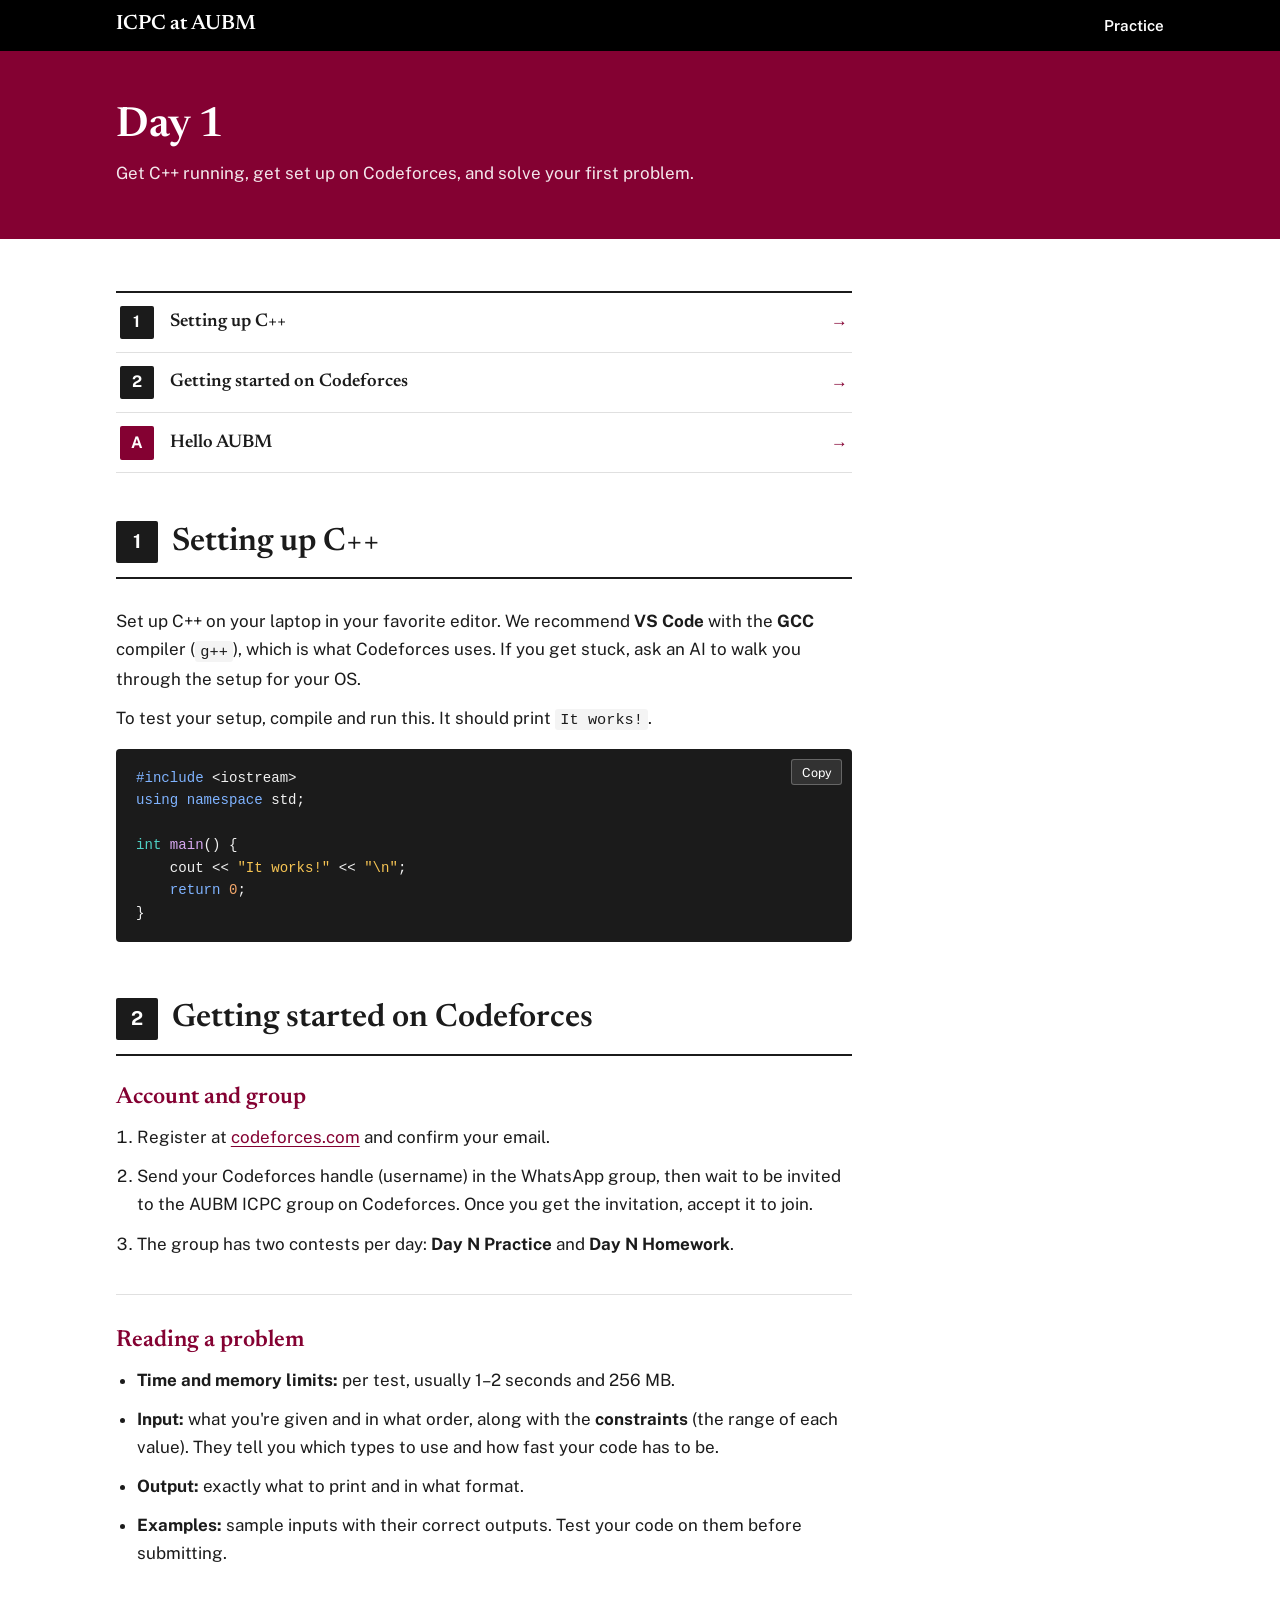
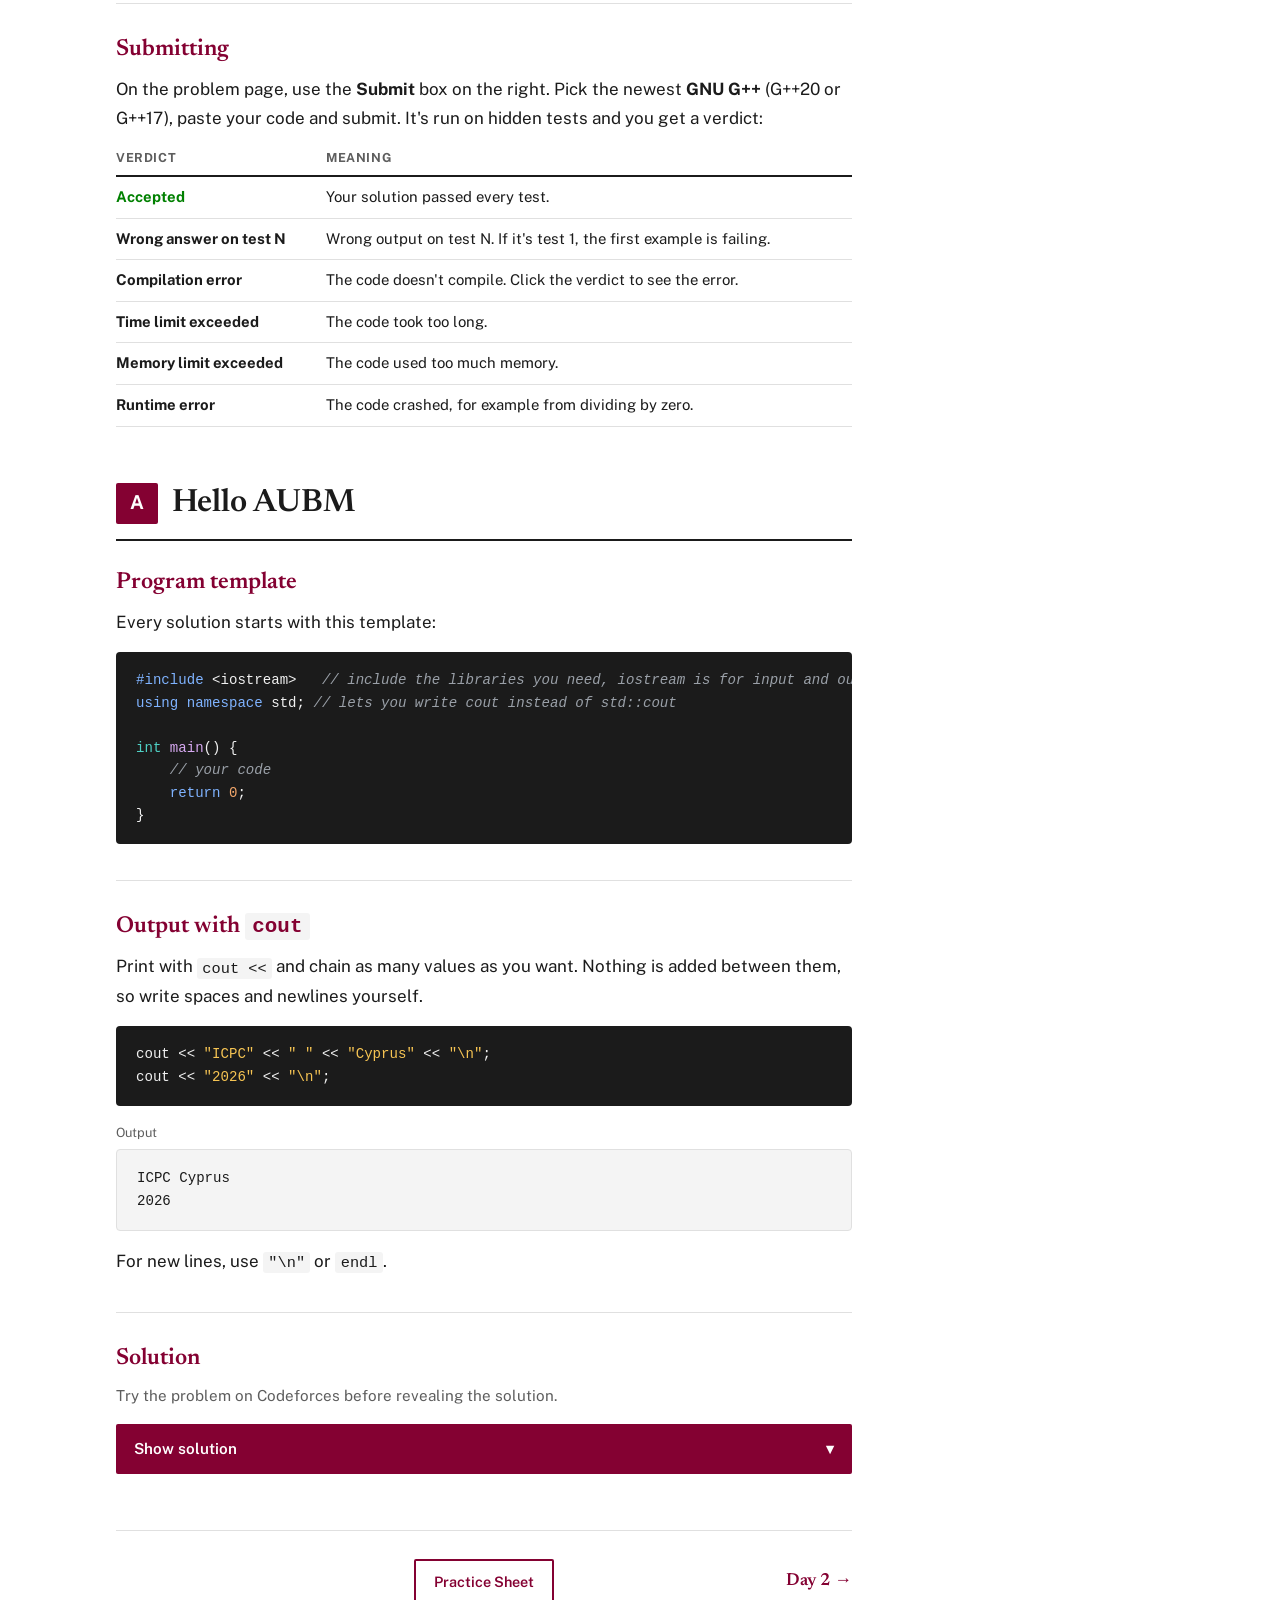
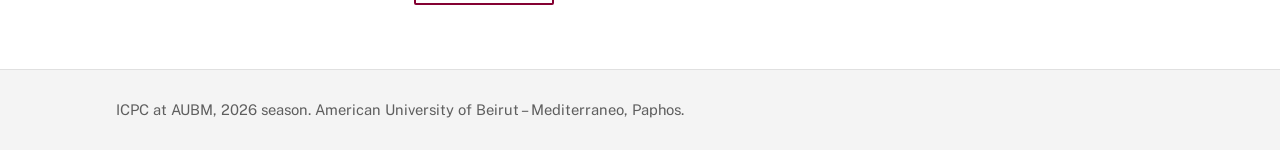
<file: day1.html>
<!doctype html>
<html lang="en">
<head>
<meta charset="utf-8">
<meta name="viewport" content="width=device-width, initial-scale=1">
<meta name="theme-color" content="#000000">
<title>Day 1 - Practice Sheet - ICPC at AUBM</title>
<meta name="description" content="Day 1: setting up C++, getting started on Codeforces, and writing your first program.">
<link rel="preconnect" href="https://fonts.googleapis.com">
<link rel="preconnect" href="https://fonts.gstatic.com" crossorigin>
<link href="https://fonts.googleapis.com/css2?family=Newsreader:opsz,wght@6..72,400..700&family=Public+Sans:wght@400..700&display=swap" rel="stylesheet">
<link rel="stylesheet" href="practice.css?v=13">
<script async src="https://www.googletagmanager.com/gtag/js?id=G-N0S48DGS53"></script>
<script>
  window.dataLayer = window.dataLayer || [];
  function gtag(){dataLayer.push(arguments);}
  gtag('js', new Date());
  gtag('config', 'G-N0S48DGS53');
</script>
</head>
<body>

<header class="topbar">
  <div class="topbar-inner">
    <a class="brand" href="index.html#top">ICPC at AUBM</a>
    <nav class="links" aria-label="Sections">
      <a class="current" href="practice.html" aria-current="page">Practice</a>
    </nav>
  </div>
</header>

<main>
  <section class="hero">
    <div class="wrap">
      <h1>Day 1</h1>
      <p>Get C++ running, get set up on Codeforces, and solve your first problem.</p>
    </div>
  </section>

  <div class="wrap content">
    <ol class="problem-list">
      <li><a href="#setup"><span class="letter step">1</span><span class="pname">Setting up C++</span><span class="go" aria-hidden="true">&rarr;</span></a></li>
      <li><a href="#codeforces"><span class="letter step">2</span><span class="pname">Getting started on Codeforces</span><span class="go" aria-hidden="true">&rarr;</span></a></li>
      <li><a href="#A"><span class="letter">A</span><span class="pname">Hello AUBM</span><span class="go" aria-hidden="true">&rarr;</span></a></li>
    </ol>

    <!-- ===================== 1. SETUP ===================== -->
    <section class="problem" id="setup">
      <header class="problem-head">
        <span class="letter step">1</span>
        <h2>Setting up C++</h2>
      </header>
      <div class="problem-body">
        <div class="lesson">
          <div class="prose">
            <p>Set up C++ on your laptop in your favorite editor. We recommend <strong>VS Code</strong> with the <strong>GCC</strong> compiler (<code>g++</code>), which is what Codeforces uses. If you get stuck, ask an AI to walk you through the setup for your OS.</p>
            <p>To test your setup, compile and run this. It should print <code>It works!</code>.</p>
          </div>
          <div class="code-wrap">
            <button class="copy-btn" type="button">Copy</button>
            <pre class="code"><code><span class="kw">#include</span> &lt;iostream&gt;
<span class="kw">using</span> <span class="kw">namespace</span> std;

<span class="ty">int</span> <span class="fn">main</span>() {
    cout &lt;&lt; <span class="str">"It works!"</span> &lt;&lt; <span class="str">"\n"</span>;
    <span class="kw">return</span> <span class="num-l">0</span>;
}</code></pre>
          </div>
        </div>
      </div>
    </section>

    <!-- ===================== 2. CODEFORCES ===================== -->
    <section class="problem" id="codeforces">
      <header class="problem-head">
        <span class="letter step">2</span>
        <h2>Getting started on Codeforces</h2>
      </header>
      <div class="problem-body">
        <div class="lesson">
          <div class="prose">
            <h3 class="concept-title">Account and group</h3>
            <ol>
              <li>Register at <a href="https://codeforces.com" target="_blank" rel="noopener">codeforces.com</a> and confirm your email.</li>
              <li>Send your Codeforces handle (username) in the WhatsApp group, then wait to be invited to the AUBM ICPC group on Codeforces. Once you get the invitation, accept it to join.</li>
              <li>The group has two contests per day: <strong>Day N Practice</strong> and <strong>Day N Homework</strong>.</li>
            </ol>
          </div>
        </div>

        <div class="lesson">
          <div class="prose">
            <h3 class="concept-title">Reading a problem</h3>
            <ul>
              <li><strong>Time and memory limits:</strong> per test, usually 1&ndash;2 seconds and 256 MB.</li>
              <li><strong>Input:</strong> what you're given and in what order, along with the <strong>constraints</strong> (the range of each value). They tell you which types to use and how fast your code has to be.</li>
              <li><strong>Output:</strong> exactly what to print and in what format.</li>
              <li><strong>Examples:</strong> sample inputs with their correct outputs. Test your code on them before submitting.</li>
            </ul>
          </div>
        </div>

        <div class="lesson">
          <div class="prose">
            <h3 class="concept-title">Submitting</h3>
            <p>On the problem page, use the <strong>Submit</strong> box on the right. Pick the newest <strong>GNU G++</strong> (G++20 or G++17), paste your code and submit. It's run on hidden tests and you get a verdict:</p>
          </div>
          <div class="table-wrap">
            <table class="table">
              <thead><tr><th>Verdict</th><th>Meaning</th></tr></thead>
              <tbody>
                <tr><td><strong style="color:#008000">Accepted</strong></td><td>Your solution passed every test.</td></tr>
                <tr><td><strong>Wrong answer on test N</strong></td><td>Wrong output on test N. If it's test 1, the first example is failing.</td></tr>
                <tr><td><strong>Compilation error</strong></td><td>The code doesn't compile. Click the verdict to see the error.</td></tr>
                <tr><td><strong>Time limit exceeded</strong></td><td>The code took too long.</td></tr>
                <tr><td><strong>Memory limit exceeded</strong></td><td>The code used too much memory.</td></tr>
                <tr><td><strong>Runtime error</strong></td><td>The code crashed, for example from dividing by zero.</td></tr>
              </tbody>
            </table>
          </div>
        </div>
      </div>
    </section>

    <!-- ===================== A. HELLO AUBM ===================== -->
    <section class="problem" id="A">
      <header class="problem-head">
        <span class="letter">A</span>
        <h2>Hello AUBM</h2>
      </header>
      <div class="problem-body">
        <div class="lesson">
          <div class="prose">
            <h3 class="concept-title">Program template</h3>
            <p>Every solution starts with this template:</p>
          </div>
          <div class="code-wrap">
            <pre class="code"><code><span class="kw">#include</span> &lt;iostream&gt;   <span class="com">// include the libraries you need, iostream is for input and output</span>
<span class="kw">using</span> <span class="kw">namespace</span> std; <span class="com">// lets you write cout instead of std::cout</span>

<span class="ty">int</span> <span class="fn">main</span>() {
    <span class="com">// your code</span>
    <span class="kw">return</span> <span class="num-l">0</span>;
}</code></pre>
          </div>
        </div>

        <div class="lesson">
          <div class="prose">
            <h3 class="concept-title">Output with <code>cout</code></h3>
            <p>Print with <code>cout &lt;&lt;</code> and chain as many values as you want. Nothing is added between them, so write spaces and newlines yourself.</p>
          </div>
          <div class="code-wrap">
            <pre class="code"><code>cout &lt;&lt; <span class="str">"ICPC"</span> &lt;&lt; <span class="str">" "</span> &lt;&lt; <span class="str">"Cyprus"</span> &lt;&lt; <span class="str">"\n"</span>;
cout &lt;&lt; <span class="str">"2026"</span> &lt;&lt; <span class="str">"\n"</span>;</code></pre>
          </div>
          <div class="code-wrap">
            <span class="code-cap">Output</span>
            <pre class="code out"><code>ICPC Cyprus
2026</code></pre>
          </div>
          <div class="prose">
            <p>For new lines, use <code>"\n"</code> or <code>endl</code>.</p>
          </div>
        </div>

        <div class="solution">
          <h3 class="concept-title">Solution</h3>
          <p class="sol-note">Try the problem on Codeforces before revealing the solution.</p>
          <button class="reveal-btn" type="button" data-target="sol-a" aria-controls="sol-a">
            <span class="label">Show solution</span><span class="chev" aria-hidden="true">&#9662;</span>
          </button>
          <div class="solution-body" id="sol-a" hidden>
            <div class="code-wrap">
              <button class="copy-btn" type="button">Copy</button>
              <pre class="code"><code><span class="kw">#include</span> &lt;iostream&gt;
<span class="kw">using</span> <span class="kw">namespace</span> std;

<span class="ty">int</span> <span class="fn">main</span>() {
    cout &lt;&lt; <span class="str">"Hello AUBM"</span> &lt;&lt; <span class="str">"\n"</span>;
    <span class="kw">return</span> <span class="num-l">0</span>;
}</code></pre>
            </div>
            <p class="sol-note" style="margin-top:.9rem">There's no input, so just print the text exactly as written.</p>
          </div>
        </div>
      </div>
    </section>

    <nav class="day-nav" aria-label="Day navigation">
      <span></span>
      <a class="home" href="practice.html">Practice Sheet</a>
      <a class="next" href="day2.html">Day 2 <span aria-hidden="true">&rarr;</span></a>
    </nav>
  </div>
</main>

<footer>
  <div class="wrap">ICPC at AUBM, 2026 season. American University of Beirut &ndash; Mediterraneo, Paphos.</div>
</footer>

<script src="practice.js?v=13"></script>
</body>
</html>
</file>
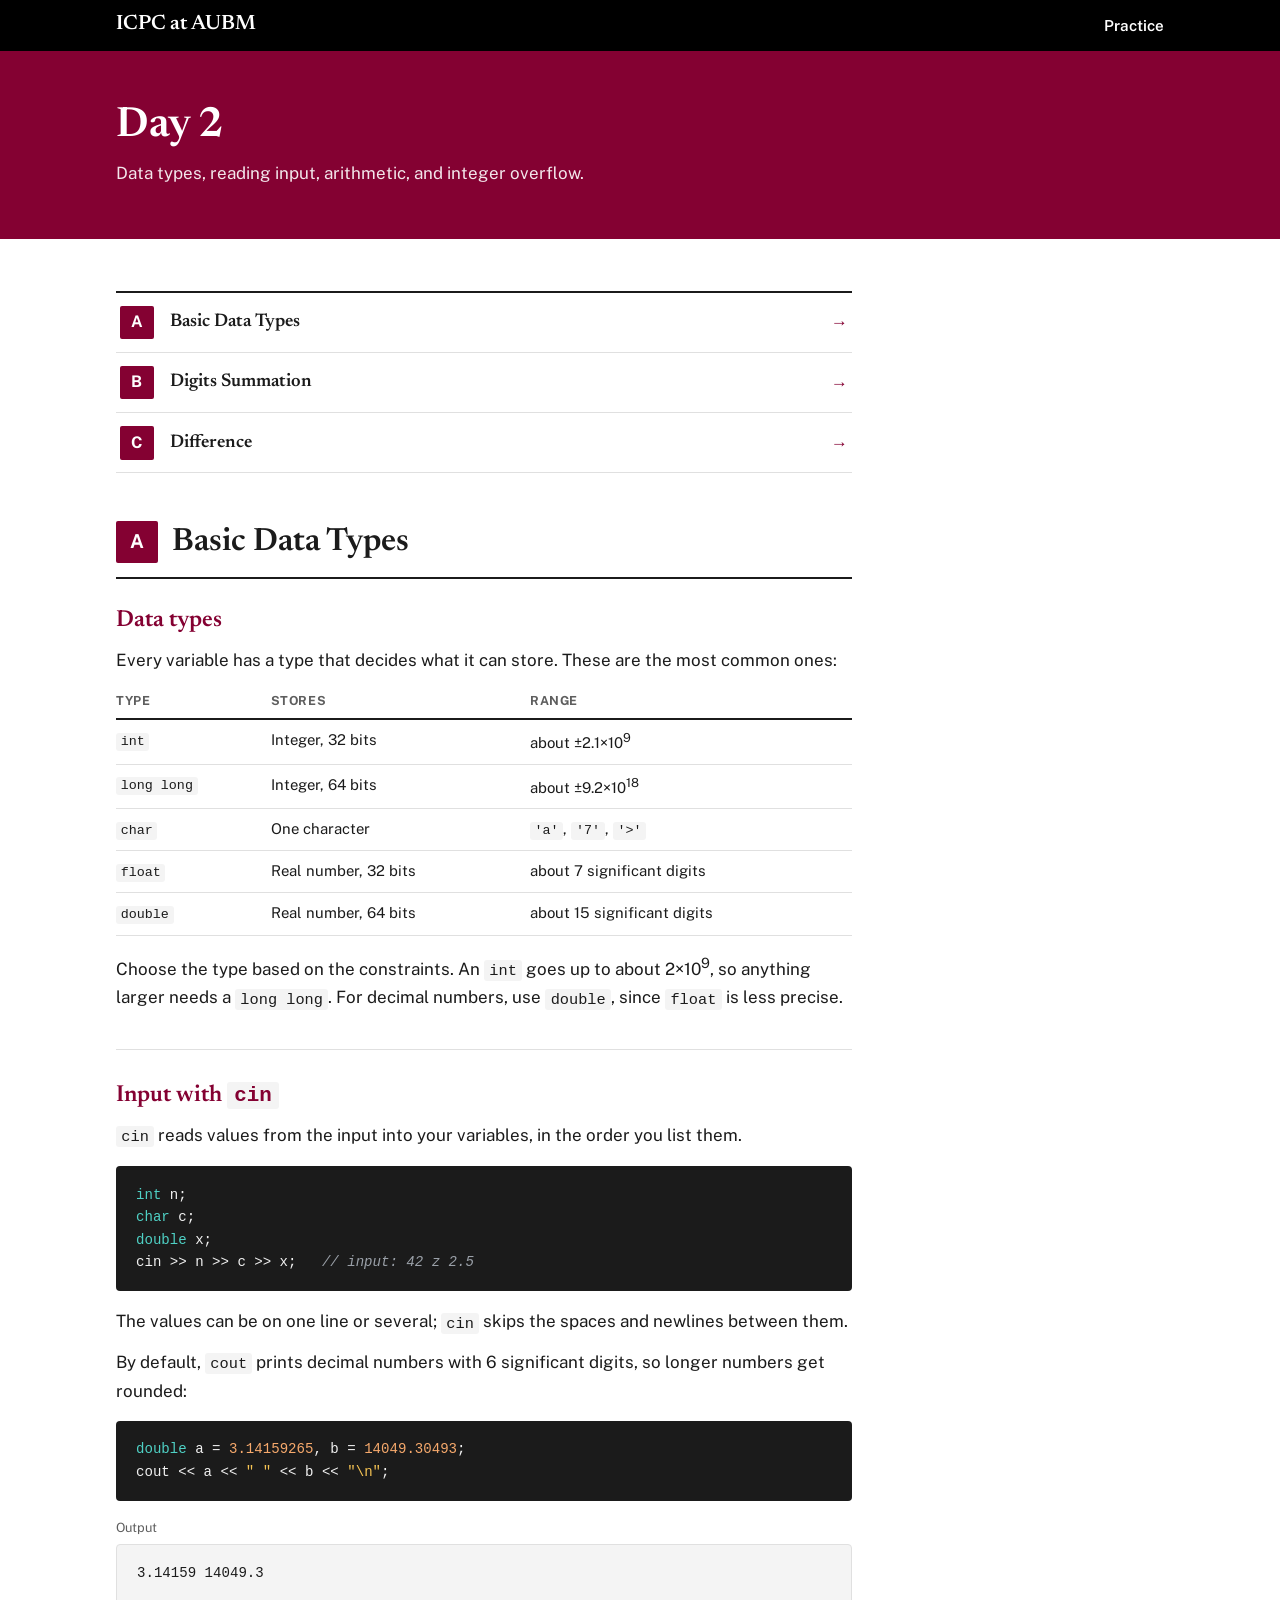
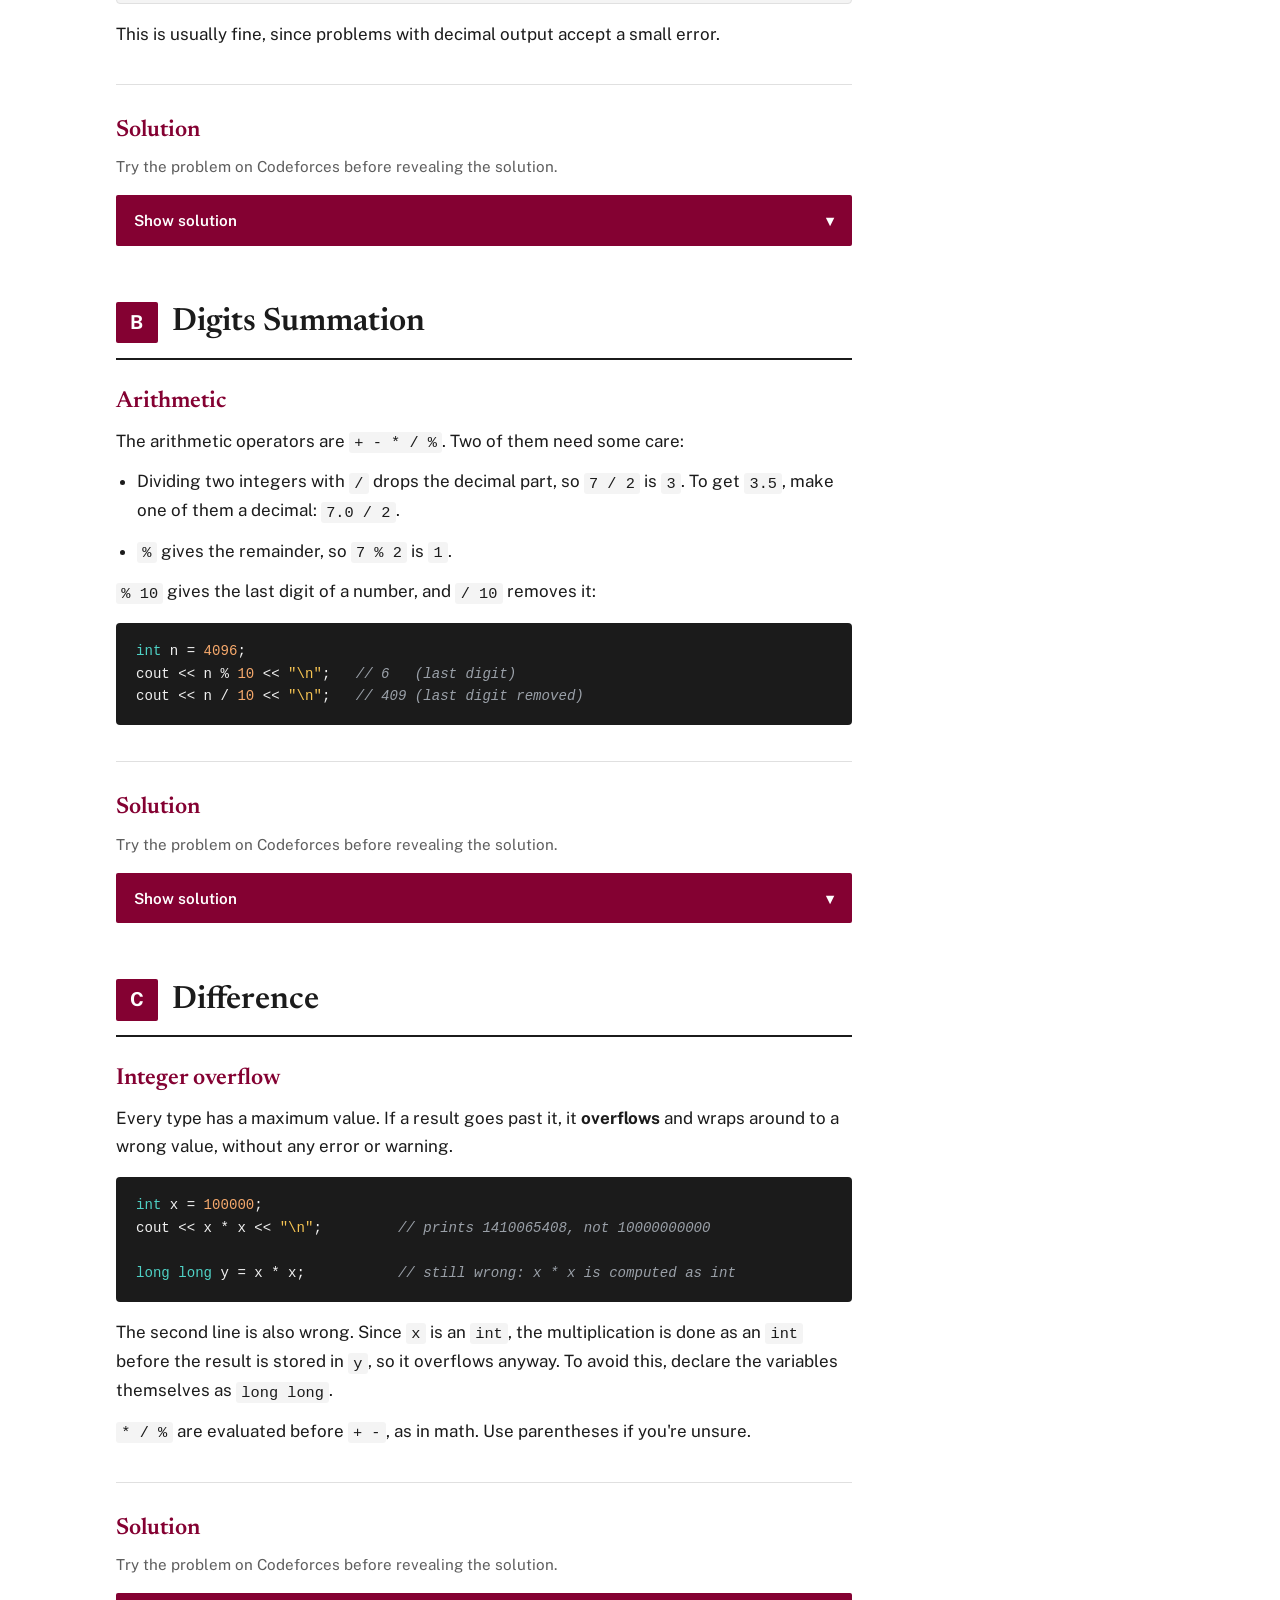
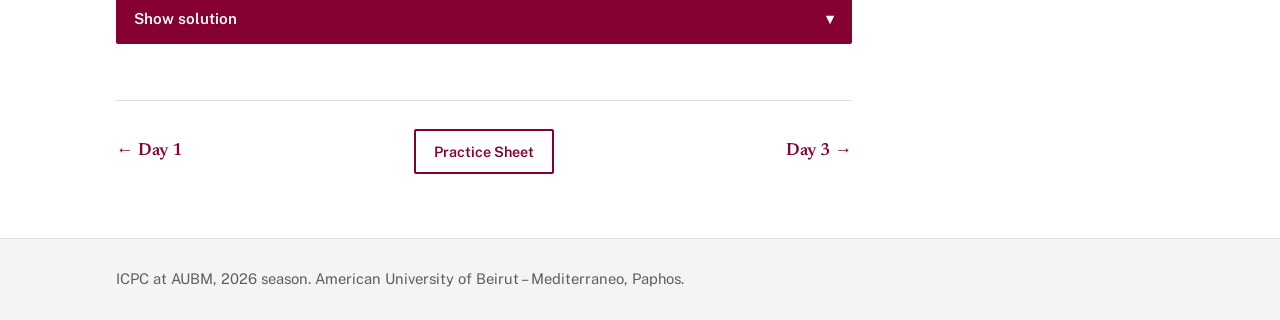
<file: day2.html>
<!doctype html>
<html lang="en">
<head>
<meta charset="utf-8">
<meta name="viewport" content="width=device-width, initial-scale=1">
<meta name="theme-color" content="#000000">
<title>Day 2 - Practice Sheet - ICPC at AUBM</title>
<meta name="description" content="Day 2: variables, data types, reading input, arithmetic operators and integer overflow in C++.">
<link rel="preconnect" href="https://fonts.googleapis.com">
<link rel="preconnect" href="https://fonts.gstatic.com" crossorigin>
<link href="https://fonts.googleapis.com/css2?family=Newsreader:opsz,wght@6..72,400..700&family=Public+Sans:wght@400..700&display=swap" rel="stylesheet">
<link rel="stylesheet" href="practice.css?v=13">
<script async src="https://www.googletagmanager.com/gtag/js?id=G-N0S48DGS53"></script>
<script>
  window.dataLayer = window.dataLayer || [];
  function gtag(){dataLayer.push(arguments);}
  gtag('js', new Date());
  gtag('config', 'G-N0S48DGS53');
</script>
</head>
<body>

<header class="topbar">
  <div class="topbar-inner">
    <a class="brand" href="index.html#top">ICPC at AUBM</a>
    <nav class="links" aria-label="Sections">
      <a class="current" href="practice.html" aria-current="page">Practice</a>
    </nav>
  </div>
</header>

<main>
  <section class="hero">
    <div class="wrap">
      <h1>Day 2</h1>
      <p>Data types, reading input, arithmetic, and integer overflow.</p>
    </div>
  </section>

  <div class="wrap content">
    <ol class="problem-list">
      <li><a href="#A"><span class="letter">A</span><span class="pname">Basic Data Types</span><span class="go" aria-hidden="true">&rarr;</span></a></li>
      <li><a href="#B"><span class="letter">B</span><span class="pname">Digits Summation</span><span class="go" aria-hidden="true">&rarr;</span></a></li>
      <li><a href="#C"><span class="letter">C</span><span class="pname">Difference</span><span class="go" aria-hidden="true">&rarr;</span></a></li>
    </ol>

    <section class="problem" id="A">
      <header class="problem-head">
        <span class="letter">A</span>
        <h2>Basic Data Types</h2>
      </header>
      <div class="problem-body">
        <div class="lesson">
          <div class="prose">
            <h3 class="concept-title">Data types</h3>
            <p>Every variable has a type that decides what it can store. These are the most common ones:</p>
          </div>
          <div class="table-wrap">
            <table class="table">
              <thead><tr><th>Type</th><th>Stores</th><th>Range</th></tr></thead>
              <tbody>
                <tr><td><code>int</code></td><td>Integer, 32 bits</td><td>about &plusmn;2.1&times;10<sup>9</sup></td></tr>
                <tr><td><code>long long</code></td><td>Integer, 64 bits</td><td>about &plusmn;9.2&times;10<sup>18</sup></td></tr>
                <tr><td><code>char</code></td><td>One character</td><td><code>'a'</code>, <code>'7'</code>, <code>'&gt;'</code></td></tr>
                <tr><td><code>float</code></td><td>Real number, 32 bits</td><td>about 7 significant digits</td></tr>
                <tr><td><code>double</code></td><td>Real number, 64 bits</td><td>about 15 significant digits</td></tr>
              </tbody>
            </table>
          </div>
          <div class="prose">
            <p>Choose the type based on the constraints. An <code>int</code> goes up to about 2&times;10<sup>9</sup>, so anything larger needs a <code>long long</code>. For decimal numbers, use <code>double</code>, since <code>float</code> is less precise.</p>
          </div>
        </div>

        <div class="lesson">
          <div class="prose">
            <h3 class="concept-title">Input with <code>cin</code></h3>
            <p><code>cin</code> reads values from the input into your variables, in the order you list them.</p>
          </div>
          <div class="code-wrap">
            <pre class="code"><code><span class="ty">int</span> n;
<span class="ty">char</span> c;
<span class="ty">double</span> x;
cin &gt;&gt; n &gt;&gt; c &gt;&gt; x;   <span class="com">// input: 42 z 2.5</span></code></pre>
          </div>
          <div class="prose">
            <p>The values can be on one line or several; <code>cin</code> skips the spaces and newlines between them.</p>
            <p>By default, <code>cout</code> prints decimal numbers with 6 significant digits, so longer numbers get rounded:</p>
          </div>
          <div class="code-wrap">
            <pre class="code"><code><span class="ty">double</span> a = <span class="num-l">3.14159265</span>, b = <span class="num-l">14049.30493</span>;
cout &lt;&lt; a &lt;&lt; <span class="str">" "</span> &lt;&lt; b &lt;&lt; <span class="str">"\n"</span>;</code></pre>
          </div>
          <div class="code-wrap">
            <span class="code-cap">Output</span>
            <pre class="code out"><code>3.14159 14049.3</code></pre>
          </div>
          <div class="prose">
            <p>This is usually fine, since problems with decimal output accept a small error.</p>
          </div>
        </div>

        <div class="solution">
          <h3 class="concept-title">Solution</h3>
          <p class="sol-note">Try the problem on Codeforces before revealing the solution.</p>
          <button class="reveal-btn" type="button" data-target="sol-a" aria-controls="sol-a">
            <span class="label">Show solution</span><span class="chev" aria-hidden="true">&#9662;</span>
          </button>
          <div class="solution-body" id="sol-a" hidden>
            <div class="code-wrap">
              <button class="copy-btn" type="button">Copy</button>
              <pre class="code"><code><span class="kw">#include</span> &lt;iostream&gt;
<span class="kw">using</span> <span class="kw">namespace</span> std;

<span class="ty">int</span> <span class="fn">main</span>() {
    <span class="ty">int</span> a;
    <span class="ty">long</span> <span class="ty">long</span> b;
    <span class="ty">char</span> c;
    <span class="ty">float</span> f;
    <span class="ty">double</span> d;
    cin &gt;&gt; a &gt;&gt; b &gt;&gt; c &gt;&gt; f &gt;&gt; d;
    cout &lt;&lt; a &lt;&lt; <span class="str">"\n"</span> &lt;&lt; b &lt;&lt; <span class="str">"\n"</span> &lt;&lt; c &lt;&lt; <span class="str">"\n"</span> &lt;&lt; f &lt;&lt; <span class="str">"\n"</span> &lt;&lt; d &lt;&lt; <span class="str">"\n"</span>;
    <span class="kw">return</span> <span class="num-l">0</span>;
}</code></pre>
            </div>
            <p class="sol-note" style="margin-top:.9rem">Read each value into the matching type and print them on separate lines. <code>b</code> is too large for an <code>int</code>, so it needs <code>long long</code>.</p>
          </div>
        </div>
      </div>
    </section>

    <section class="problem" id="B">
      <header class="problem-head">
        <span class="letter">B</span>
        <h2>Digits Summation</h2>
      </header>
      <div class="problem-body">
        <div class="lesson">
          <div class="prose">
            <h3 class="concept-title">Arithmetic</h3>
            <p>The arithmetic operators are <code>+ - * / %</code>. Two of them need some care:</p>
            <ul>
              <li>Dividing two integers with <code>/</code> drops the decimal part, so <code>7 / 2</code> is <code>3</code>. To get <code>3.5</code>, make one of them a decimal: <code>7.0 / 2</code>.</li>
              <li><code>%</code> gives the remainder, so <code>7 % 2</code> is <code>1</code>.</li>
            </ul>
            <p><code>% 10</code> gives the last digit of a number, and <code>/ 10</code> removes it:</p>
          </div>
          <div class="code-wrap">
            <pre class="code"><code><span class="ty">int</span> n = <span class="num-l">4096</span>;
cout &lt;&lt; n % <span class="num-l">10</span> &lt;&lt; <span class="str">"\n"</span>;   <span class="com">// 6   (last digit)</span>
cout &lt;&lt; n / <span class="num-l">10</span> &lt;&lt; <span class="str">"\n"</span>;   <span class="com">// 409 (last digit removed)</span></code></pre>
          </div>
        </div>

        <div class="solution">
          <h3 class="concept-title">Solution</h3>
          <p class="sol-note">Try the problem on Codeforces before revealing the solution.</p>
          <button class="reveal-btn" type="button" data-target="sol-b" aria-controls="sol-b">
            <span class="label">Show solution</span><span class="chev" aria-hidden="true">&#9662;</span>
          </button>
          <div class="solution-body" id="sol-b" hidden>
            <div class="code-wrap">
              <button class="copy-btn" type="button">Copy</button>
              <pre class="code"><code><span class="kw">#include</span> &lt;iostream&gt;
<span class="kw">using</span> <span class="kw">namespace</span> std;

<span class="ty">int</span> <span class="fn">main</span>() {
    <span class="ty">long</span> <span class="ty">long</span> n, m;
    cin &gt;&gt; n &gt;&gt; m;
    cout &lt;&lt; n % <span class="num-l">10</span> + m % <span class="num-l">10</span> &lt;&lt; <span class="str">"\n"</span>;
    <span class="kw">return</span> <span class="num-l">0</span>;
}</code></pre>
            </div>
            <p class="sol-note" style="margin-top:.9rem">Take the last digit of each number with <code>% 10</code> and add them. N and M can be up to 10<sup>18</sup>, so they need <code>long long</code>.</p>
          </div>
        </div>
      </div>
    </section>

    <section class="problem" id="C">
      <header class="problem-head">
        <span class="letter">C</span>
        <h2>Difference</h2>
      </header>
      <div class="problem-body">
        <div class="lesson">
          <div class="prose">
            <h3 class="concept-title">Integer overflow</h3>
            <p>Every type has a maximum value. If a result goes past it, it <strong>overflows</strong> and wraps around to a wrong value, without any error or warning.</p>
          </div>
          <div class="code-wrap">
            <pre class="code"><code><span class="ty">int</span> x = <span class="num-l">100000</span>;
cout &lt;&lt; x * x &lt;&lt; <span class="str">"\n"</span>;         <span class="com">// prints 1410065408, not 10000000000</span>

<span class="ty">long</span> <span class="ty">long</span> y = x * x;           <span class="com">// still wrong: x * x is computed as int</span></code></pre>
          </div>
          <div class="prose">
            <p>The second line is also wrong. Since <code>x</code> is an <code>int</code>, the multiplication is done as an <code>int</code> before the result is stored in <code>y</code>, so it overflows anyway. To avoid this, declare the variables themselves as <code>long long</code>.</p>
            <p><code>* / %</code> are evaluated before <code>+ -</code>, as in math. Use parentheses if you're unsure.</p>
          </div>
        </div>

        <div class="solution">
          <h3 class="concept-title">Solution</h3>
          <p class="sol-note">Try the problem on Codeforces before revealing the solution.</p>
          <button class="reveal-btn" type="button" data-target="sol-c" aria-controls="sol-c">
            <span class="label">Show solution</span><span class="chev" aria-hidden="true">&#9662;</span>
          </button>
          <div class="solution-body" id="sol-c" hidden>
            <div class="code-wrap">
              <button class="copy-btn" type="button">Copy</button>
              <pre class="code"><code><span class="kw">#include</span> &lt;iostream&gt;
<span class="kw">using</span> <span class="kw">namespace</span> std;

<span class="ty">int</span> <span class="fn">main</span>() {
    <span class="ty">long</span> <span class="ty">long</span> a, b, c, d;
    cin &gt;&gt; a &gt;&gt; b &gt;&gt; c &gt;&gt; d;
    cout &lt;&lt; <span class="str">"Difference = "</span> &lt;&lt; a * b - c * d &lt;&lt; <span class="str">"\n"</span>;
    <span class="kw">return</span> <span class="num-l">0</span>;
}</code></pre>
            </div>
            <p class="sol-note" style="margin-top:.9rem">A &times; B can reach 10<sup>10</sup>, which doesn't fit in an <code>int</code>, so use <code>long long</code>. Print <code>Difference = </code> exactly as written, including the spaces.</p>
          </div>
        </div>
      </div>
    </section>

    <nav class="day-nav" aria-label="Day navigation">
      <a class="prev" href="day1.html"><span aria-hidden="true">&larr;</span> Day 1</a>
      <a class="home" href="practice.html">Practice Sheet</a>
      <a class="next" href="day3.html">Day 3 <span aria-hidden="true">&rarr;</span></a>
    </nav>
  </div>
</main>

<footer>
  <div class="wrap">ICPC at AUBM, 2026 season. American University of Beirut &ndash; Mediterraneo, Paphos.</div>
</footer>

<script src="practice.js?v=13"></script>
</body>
</html>
</file>
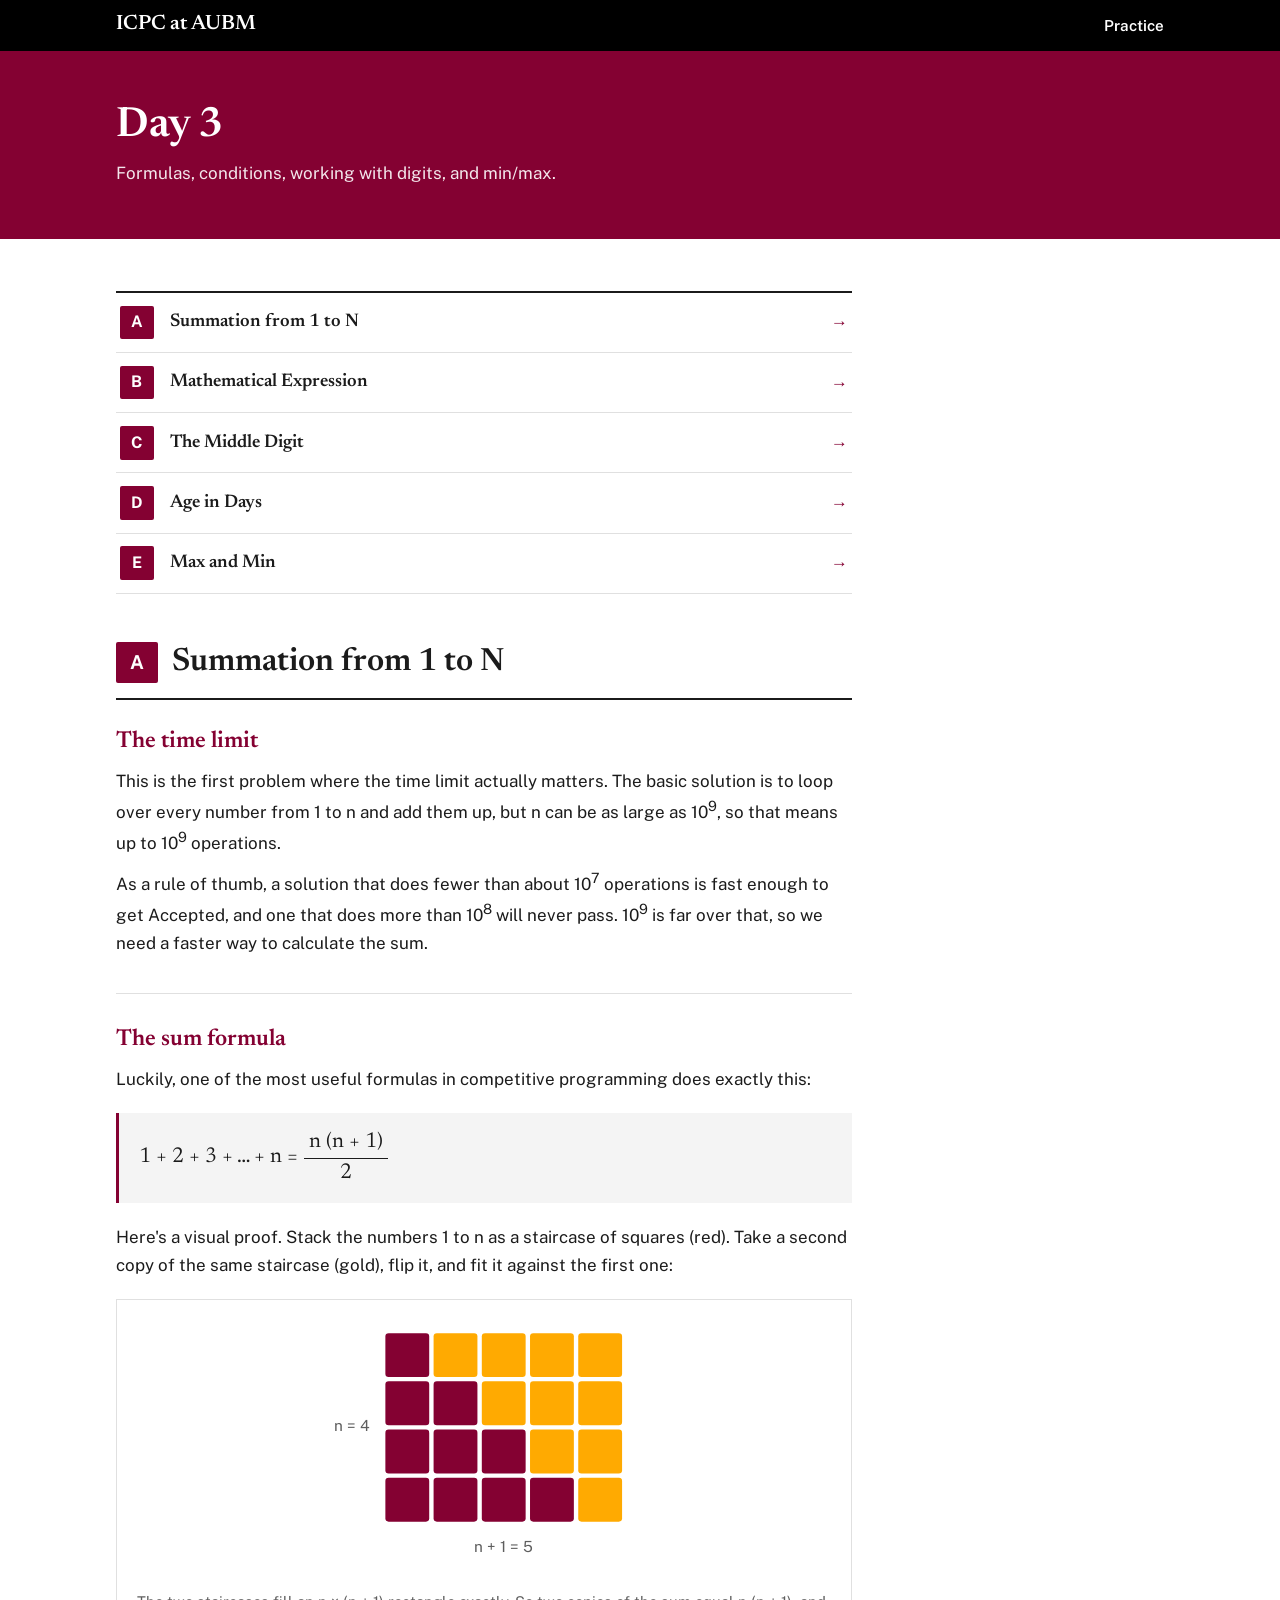
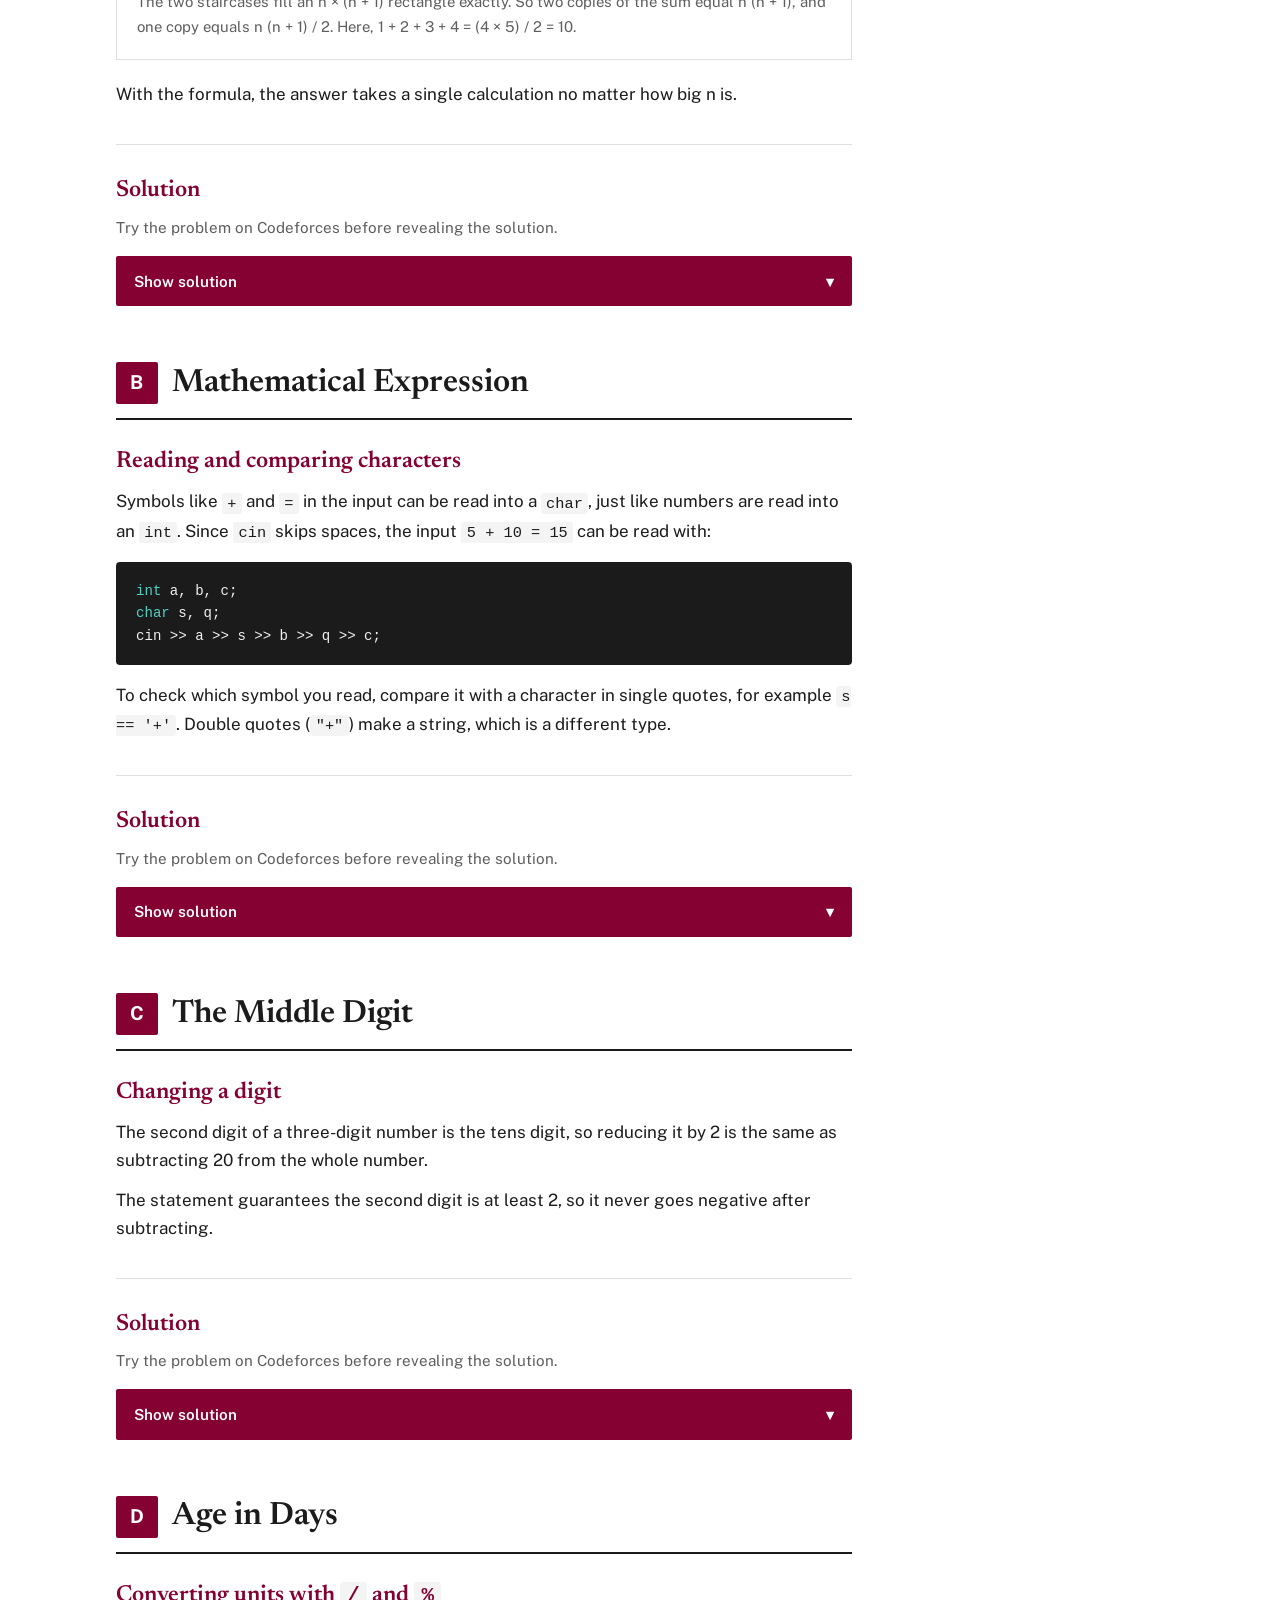
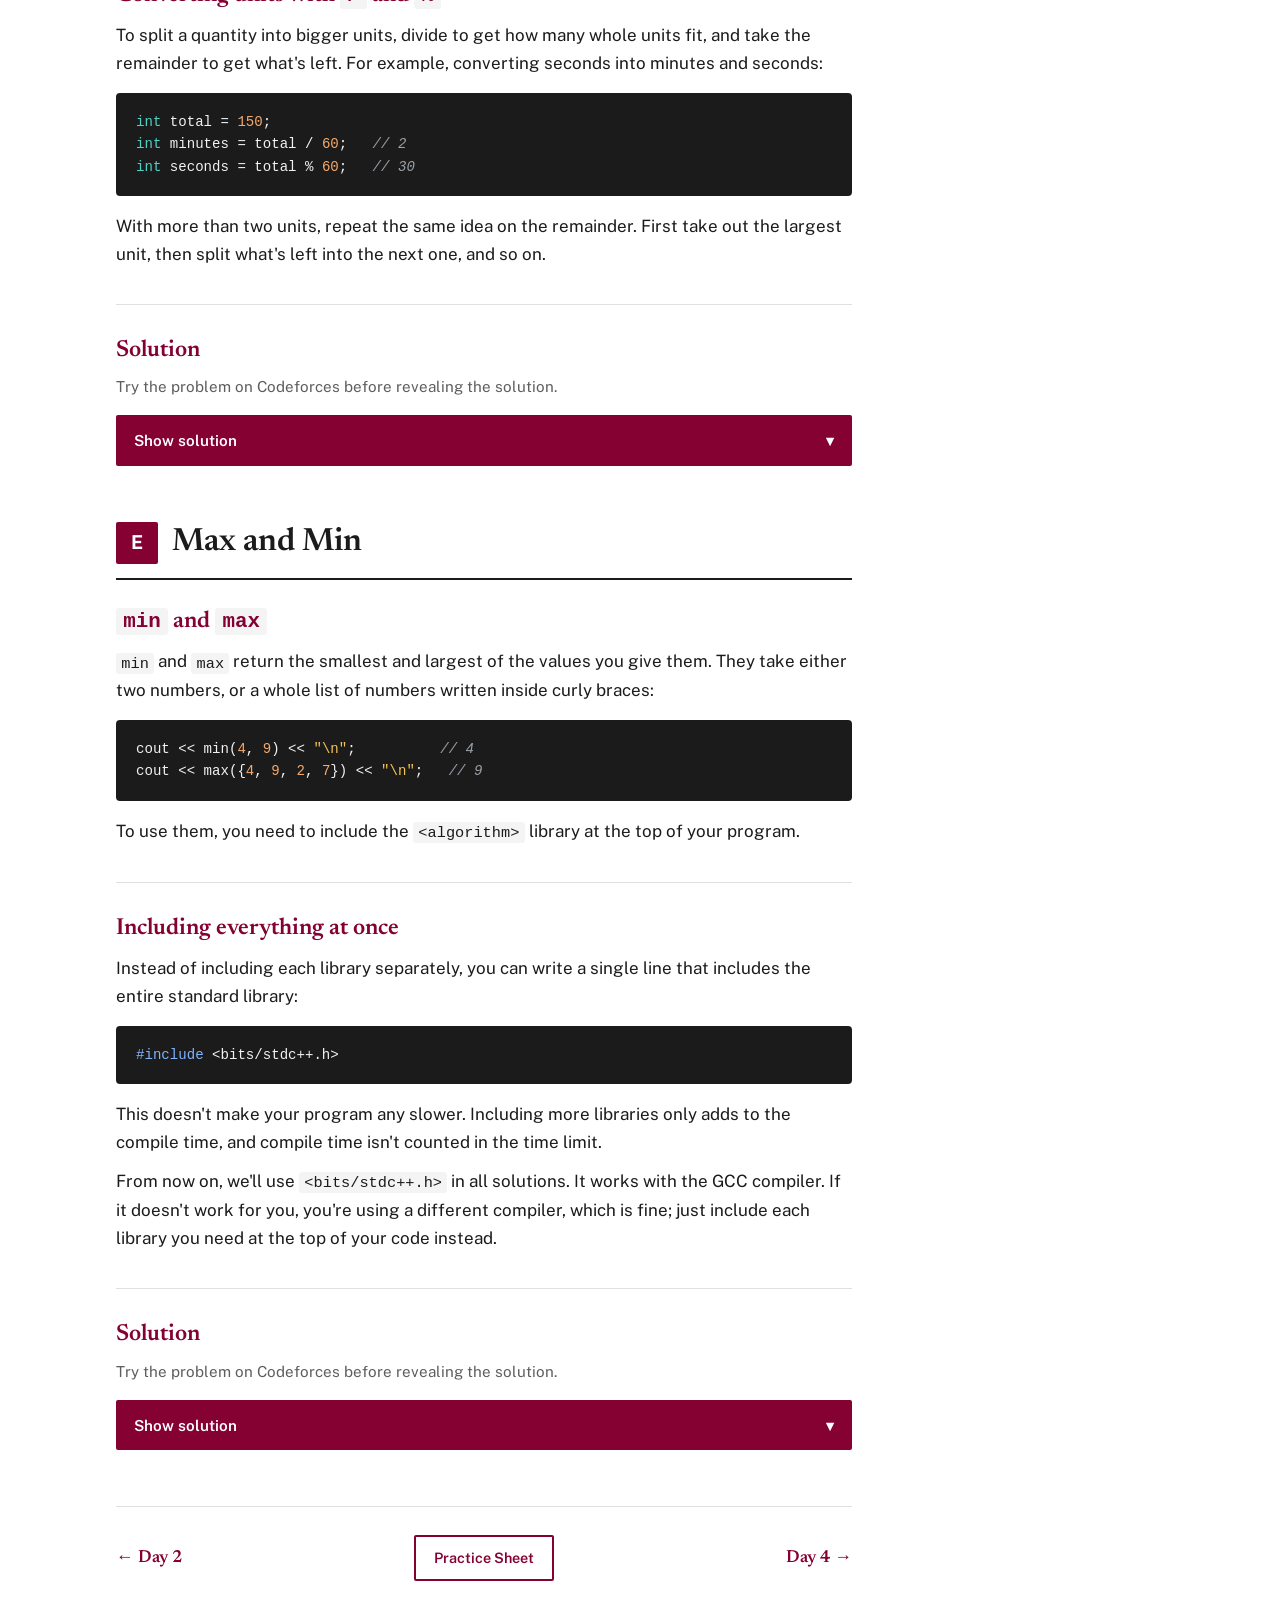
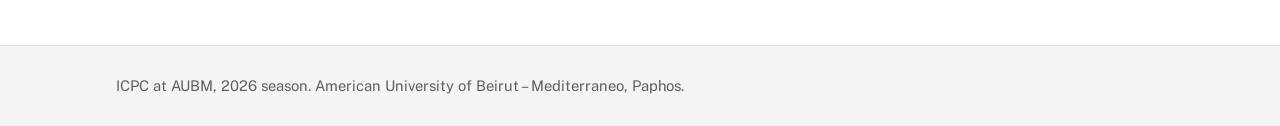
<file: day3.html>
<!doctype html>
<html lang="en">
<head>
<meta charset="utf-8">
<meta name="viewport" content="width=device-width, initial-scale=1">
<meta name="theme-color" content="#000000">
<title>Day 3 - Practice Sheet - ICPC at AUBM</title>
<meta name="description" content="Day 3: formulas, conditions, digits, unit conversion, and min/max in C++.">
<link rel="preconnect" href="https://fonts.googleapis.com">
<link rel="preconnect" href="https://fonts.gstatic.com" crossorigin>
<link href="https://fonts.googleapis.com/css2?family=Newsreader:opsz,wght@6..72,400..700&family=Public+Sans:wght@400..700&display=swap" rel="stylesheet">
<link rel="stylesheet" href="practice.css?v=13">
<script async src="https://www.googletagmanager.com/gtag/js?id=G-N0S48DGS53"></script>
<script>
  window.dataLayer = window.dataLayer || [];
  function gtag(){dataLayer.push(arguments);}
  gtag('js', new Date());
  gtag('config', 'G-N0S48DGS53');
</script>
</head>
<body>

<header class="topbar">
  <div class="topbar-inner">
    <a class="brand" href="index.html#top">ICPC at AUBM</a>
    <nav class="links" aria-label="Sections">
      <a class="current" href="practice.html" aria-current="page">Practice</a>
    </nav>
  </div>
</header>

<main>
  <section class="hero">
    <div class="wrap">
      <h1>Day 3</h1>
      <p>Formulas, conditions, working with digits, and min/max.</p>
    </div>
  </section>

  <div class="wrap content">
    <ol class="problem-list">
      <li><a href="#A"><span class="letter">A</span><span class="pname">Summation from 1 to N</span><span class="go" aria-hidden="true">&rarr;</span></a></li>
      <li><a href="#B"><span class="letter">B</span><span class="pname">Mathematical Expression</span><span class="go" aria-hidden="true">&rarr;</span></a></li>
      <li><a href="#C"><span class="letter">C</span><span class="pname">The Middle Digit</span><span class="go" aria-hidden="true">&rarr;</span></a></li>
      <li><a href="#D"><span class="letter">D</span><span class="pname">Age in Days</span><span class="go" aria-hidden="true">&rarr;</span></a></li>
      <li><a href="#E"><span class="letter">E</span><span class="pname">Max and Min</span><span class="go" aria-hidden="true">&rarr;</span></a></li>
    </ol>

    <section class="problem" id="A">
      <header class="problem-head">
        <span class="letter">A</span>
        <h2>Summation from 1 to N</h2>
      </header>
      <div class="problem-body">
        <div class="lesson">
          <div class="prose">
            <h3 class="concept-title">The time limit</h3>
            <p>This is the first problem where the time limit actually matters. The basic solution is to loop over every number from 1 to n and add them up, but n can be as large as 10<sup>9</sup>, so that means up to 10<sup>9</sup> operations.</p>
            <p>As a rule of thumb, a solution that does fewer than about 10<sup>7</sup> operations is fast enough to get Accepted, and one that does more than 10<sup>8</sup> will never pass. 10<sup>9</sup> is far over that, so we need a faster way to calculate the sum.</p>
          </div>
        </div>

        <div class="lesson">
          <div class="prose">
            <h3 class="concept-title">The sum formula</h3>
            <p>Luckily, one of the most useful formulas in competitive programming does exactly this:</p>
          </div>
          <div class="formula">1 + 2 + 3 + &hellip; + n = <span class="frac"><span>n (n + 1)</span><span>2</span></span></div>
          <div class="prose">
            <p>Here's a visual proof. Stack the numbers 1 to n as a staircase of squares (red). Take a second copy of the same staircase (gold), flip it, and fit it against the first one:</p>
          </div>
          <figure class="proof">
            <svg class="proof-svg" viewBox="0 0 292 228" role="img" aria-label="A 4 by 5 grid split into two staircases: rows of 1, 2, 3, 4 squares in red and rows of 4, 3, 2, 1 squares in gold">
              <rect class="pf-a" x="56" y="12" width="40" height="40" rx="3"/><rect class="pf-b" x="100" y="12" width="40" height="40" rx="3"/><rect class="pf-b" x="144" y="12" width="40" height="40" rx="3"/><rect class="pf-b" x="188" y="12" width="40" height="40" rx="3"/><rect class="pf-b" x="232" y="12" width="40" height="40" rx="3"/><rect class="pf-a" x="56" y="56" width="40" height="40" rx="3"/><rect class="pf-a" x="100" y="56" width="40" height="40" rx="3"/><rect class="pf-b" x="144" y="56" width="40" height="40" rx="3"/><rect class="pf-b" x="188" y="56" width="40" height="40" rx="3"/><rect class="pf-b" x="232" y="56" width="40" height="40" rx="3"/><rect class="pf-a" x="56" y="100" width="40" height="40" rx="3"/><rect class="pf-a" x="100" y="100" width="40" height="40" rx="3"/><rect class="pf-a" x="144" y="100" width="40" height="40" rx="3"/><rect class="pf-b" x="188" y="100" width="40" height="40" rx="3"/><rect class="pf-b" x="232" y="100" width="40" height="40" rx="3"/><rect class="pf-a" x="56" y="144" width="40" height="40" rx="3"/><rect class="pf-a" x="100" y="144" width="40" height="40" rx="3"/><rect class="pf-a" x="144" y="144" width="40" height="40" rx="3"/><rect class="pf-a" x="188" y="144" width="40" height="40" rx="3"/><rect class="pf-b" x="232" y="144" width="40" height="40" rx="3"/>
              <text class="pf-lbl" x="42" y="98.0" text-anchor="end" dominant-baseline="middle">n = 4</text>
              <text class="pf-lbl" x="164.0" y="212" text-anchor="middle">n + 1 = 5</text>
            </svg>
            <figcaption>The two staircases fill an n &times; (n + 1) rectangle exactly. So two copies of the sum equal n (n + 1), and one copy equals n (n + 1) / 2. Here, 1 + 2 + 3 + 4 = (4 &times; 5) / 2 = 10.</figcaption>
          </figure>
          <div class="prose">
            <p>With the formula, the answer takes a single calculation no matter how big n is.</p>
          </div>
        </div>

        <div class="solution">
          <h3 class="concept-title">Solution</h3>
          <p class="sol-note">Try the problem on Codeforces before revealing the solution.</p>
          <button class="reveal-btn" type="button" data-target="sol-a" aria-controls="sol-a">
            <span class="label">Show solution</span><span class="chev" aria-hidden="true">&#9662;</span>
          </button>
          <div class="solution-body" id="sol-a" hidden>
            <div class="code-wrap">
              <button class="copy-btn" type="button">Copy</button>
              <pre class="code"><code><span class="kw">#include</span> &lt;iostream&gt;
<span class="kw">using</span> <span class="kw">namespace</span> std;

<span class="ty">int</span> <span class="fn">main</span>() {
    <span class="ty">long</span> <span class="ty">long</span> n;
    cin &gt;&gt; n;
    cout &lt;&lt; n * (n + <span class="num-l">1</span>) / <span class="num-l">2</span> &lt;&lt; <span class="str">"\n"</span>;
    <span class="kw">return</span> <span class="num-l">0</span>;
}</code></pre>
            </div>
            <p class="sol-note" style="margin-top:.9rem">Apply the formula directly. <code>n (n + 1)</code> can reach about 10<sup>18</sup>, so <code>n</code> needs to be a <code>long long</code>.</p>
          </div>
        </div>
      </div>
    </section>

    <section class="problem" id="B">
      <header class="problem-head">
        <span class="letter">B</span>
        <h2>Mathematical Expression</h2>
      </header>
      <div class="problem-body">
        <div class="lesson">
          <div class="prose">
            <h3 class="concept-title">Reading and comparing characters</h3>
            <p>Symbols like <code>+</code> and <code>=</code> in the input can be read into a <code>char</code>, just like numbers are read into an <code>int</code>. Since <code>cin</code> skips spaces, the input <code>5 + 10 = 15</code> can be read with:</p>
          </div>
          <div class="code-wrap">
            <pre class="code"><code><span class="ty">int</span> a, b, c;
<span class="ty">char</span> s, q;
cin &gt;&gt; a &gt;&gt; s &gt;&gt; b &gt;&gt; q &gt;&gt; c;</code></pre>
          </div>
          <div class="prose">
            <p>To check which symbol you read, compare it with a character in single quotes, for example <code>s == '+'</code>. Double quotes (<code>"+"</code>) make a string, which is a different type.</p>
          </div>
        </div>

        <div class="solution">
          <h3 class="concept-title">Solution</h3>
          <p class="sol-note">Try the problem on Codeforces before revealing the solution.</p>
          <button class="reveal-btn" type="button" data-target="sol-b" aria-controls="sol-b">
            <span class="label">Show solution</span><span class="chev" aria-hidden="true">&#9662;</span>
          </button>
          <div class="solution-body" id="sol-b" hidden>
            <div class="code-wrap">
              <button class="copy-btn" type="button">Copy</button>
              <pre class="code"><code><span class="kw">#include</span> &lt;iostream&gt;
<span class="kw">using</span> <span class="kw">namespace</span> std;

<span class="ty">int</span> <span class="fn">main</span>() {
    <span class="ty">int</span> a, b, c;
    <span class="ty">char</span> s, q;
    cin &gt;&gt; a &gt;&gt; s &gt;&gt; b &gt;&gt; q &gt;&gt; c;

    <span class="ty">int</span> result;
    <span class="kw">if</span> (s == <span class="str">'+'</span>) result = a + b;
    <span class="kw">else</span> <span class="kw">if</span> (s == <span class="str">'-'</span>) result = a - b;
    <span class="kw">else</span> result = a * b;

    <span class="kw">if</span> (result == c) cout &lt;&lt; <span class="str">"Yes"</span> &lt;&lt; <span class="str">"\n"</span>;
    <span class="kw">else</span> cout &lt;&lt; result &lt;&lt; <span class="str">"\n"</span>;
    <span class="kw">return</span> <span class="num-l">0</span>;
}</code></pre>
            </div>
            <p class="sol-note" style="margin-top:.9rem">Compute the correct result based on the sign, then compare it with <code>c</code>. The <code>=</code> sign is read into <code>q</code> and not used.</p>
          </div>
        </div>
      </div>
    </section>

    <section class="problem" id="C">
      <header class="problem-head">
        <span class="letter">C</span>
        <h2>The Middle Digit</h2>
      </header>
      <div class="problem-body">
        <div class="lesson">
          <div class="prose">
            <h3 class="concept-title">Changing a digit</h3>
            <p>The second digit of a three-digit number is the tens digit, so reducing it by 2 is the same as subtracting 20 from the whole number.</p>
            <p>The statement guarantees the second digit is at least 2, so it never goes negative after subtracting.</p>
          </div>
        </div>

        <div class="solution">
          <h3 class="concept-title">Solution</h3>
          <p class="sol-note">Try the problem on Codeforces before revealing the solution.</p>
          <button class="reveal-btn" type="button" data-target="sol-c" aria-controls="sol-c">
            <span class="label">Show solution</span><span class="chev" aria-hidden="true">&#9662;</span>
          </button>
          <div class="solution-body" id="sol-c" hidden>
            <div class="code-wrap">
              <button class="copy-btn" type="button">Copy</button>
              <pre class="code"><code><span class="kw">#include</span> &lt;iostream&gt;
<span class="kw">using</span> <span class="kw">namespace</span> std;

<span class="ty">int</span> <span class="fn">main</span>() {
    <span class="ty">int</span> x, y;
    cin &gt;&gt; x &gt;&gt; y;
    cout &lt;&lt; x - <span class="num-l">20</span> - y &lt;&lt; <span class="str">"\n"</span>;
    <span class="kw">return</span> <span class="num-l">0</span>;
}</code></pre>
            </div>
            <p class="sol-note" style="margin-top:.9rem">Subtracting 2 from the tens digit of X is the same as subtracting 20 from X. The answer can be negative, which is fine.</p>
          </div>
        </div>
      </div>
    </section>

    <section class="problem" id="D">
      <header class="problem-head">
        <span class="letter">D</span>
        <h2>Age in Days</h2>
      </header>
      <div class="problem-body">
        <div class="lesson">
          <div class="prose">
            <h3 class="concept-title">Converting units with <code>/</code> and <code>%</code></h3>
            <p>To split a quantity into bigger units, divide to get how many whole units fit, and take the remainder to get what's left. For example, converting seconds into minutes and seconds:</p>
          </div>
          <div class="code-wrap">
            <pre class="code"><code><span class="ty">int</span> total = <span class="num-l">150</span>;
<span class="ty">int</span> minutes = total / <span class="num-l">60</span>;   <span class="com">// 2</span>
<span class="ty">int</span> seconds = total % <span class="num-l">60</span>;   <span class="com">// 30</span></code></pre>
          </div>
          <div class="prose">
            <p>With more than two units, repeat the same idea on the remainder. First take out the largest unit, then split what's left into the next one, and so on.</p>
          </div>
        </div>

        <div class="solution">
          <h3 class="concept-title">Solution</h3>
          <p class="sol-note">Try the problem on Codeforces before revealing the solution.</p>
          <button class="reveal-btn" type="button" data-target="sol-d" aria-controls="sol-d">
            <span class="label">Show solution</span><span class="chev" aria-hidden="true">&#9662;</span>
          </button>
          <div class="solution-body" id="sol-d" hidden>
            <div class="code-wrap">
              <button class="copy-btn" type="button">Copy</button>
              <pre class="code"><code><span class="kw">#include</span> &lt;iostream&gt;
<span class="kw">using</span> <span class="kw">namespace</span> std;

<span class="ty">int</span> <span class="fn">main</span>() {
    <span class="ty">int</span> n;
    cin &gt;&gt; n;
    <span class="ty">int</span> years = n / <span class="num-l">365</span>;
    n %= <span class="num-l">365</span>;
    <span class="ty">int</span> months = n / <span class="num-l">30</span>;
    <span class="ty">int</span> days = n % <span class="num-l">30</span>;
    cout &lt;&lt; years &lt;&lt; <span class="str">" years\n"</span>;
    cout &lt;&lt; months &lt;&lt; <span class="str">" months\n"</span>;
    cout &lt;&lt; days &lt;&lt; <span class="str">" days\n"</span>;
    <span class="kw">return</span> <span class="num-l">0</span>;
}</code></pre>
            </div>
            <p class="sol-note" style="margin-top:.9rem">Take out the years first, then split the remaining days into months and days. <code>n %= 365</code> is short for <code>n = n % 365</code>.</p>
          </div>
        </div>
      </div>
    </section>

    <section class="problem" id="E">
      <header class="problem-head">
        <span class="letter">E</span>
        <h2>Max and Min</h2>
      </header>
      <div class="problem-body">
        <div class="lesson">
          <div class="prose">
            <h3 class="concept-title"><code>min</code> and <code>max</code></h3>
            <p><code>min</code> and <code>max</code> return the smallest and largest of the values you give them. They take either two numbers, or a whole list of numbers written inside curly braces:</p>
          </div>
          <div class="code-wrap">
            <pre class="code"><code>cout &lt;&lt; min(<span class="num-l">4</span>, <span class="num-l">9</span>) &lt;&lt; <span class="str">"\n"</span>;          <span class="com">// 4</span>
cout &lt;&lt; max({<span class="num-l">4</span>, <span class="num-l">9</span>, <span class="num-l">2</span>, <span class="num-l">7</span>}) &lt;&lt; <span class="str">"\n"</span>;   <span class="com">// 9</span></code></pre>
          </div>
          <div class="prose">
            <p>To use them, you need to include the <code>&lt;algorithm&gt;</code> library at the top of your program.</p>
          </div>
        </div>

        <div class="lesson">
          <div class="prose">
            <h3 class="concept-title">Including everything at once</h3>
            <p>Instead of including each library separately, you can write a single line that includes the entire standard library:</p>
          </div>
          <div class="code-wrap">
            <pre class="code"><code><span class="kw">#include</span> &lt;bits/stdc++.h&gt;</code></pre>
          </div>
          <div class="prose">
            <p>This doesn't make your program any slower. Including more libraries only adds to the compile time, and compile time isn't counted in the time limit.</p>
            <p>From now on, we'll use <code>&lt;bits/stdc++.h&gt;</code> in all solutions. It works with the GCC compiler. If it doesn't work for you, you're using a different compiler, which is fine; just include each library you need at the top of your code instead.</p>
          </div>
        </div>

        <div class="solution">
          <h3 class="concept-title">Solution</h3>
          <p class="sol-note">Try the problem on Codeforces before revealing the solution.</p>
          <button class="reveal-btn" type="button" data-target="sol-e" aria-controls="sol-e">
            <span class="label">Show solution</span><span class="chev" aria-hidden="true">&#9662;</span>
          </button>
          <div class="solution-body" id="sol-e" hidden>
            <div class="code-wrap">
              <button class="copy-btn" type="button">Copy</button>
              <pre class="code"><code><span class="kw">#include</span> &lt;bits/stdc++.h&gt;
<span class="kw">using</span> <span class="kw">namespace</span> std;

<span class="ty">int</span> <span class="fn">main</span>() {
    <span class="ty">int</span> a, b, c;
    cin &gt;&gt; a &gt;&gt; b &gt;&gt; c;
    cout &lt;&lt; min({a, b, c}) &lt;&lt; <span class="str">" "</span> &lt;&lt; max({a, b, c}) &lt;&lt; <span class="str">"\n"</span>;
    <span class="kw">return</span> <span class="num-l">0</span>;
}</code></pre>
            </div>
            <p class="sol-note" style="margin-top:.9rem">Pass all three numbers to <code>min</code> and <code>max</code> in curly braces, and print the results separated by a single space.</p>
          </div>
        </div>
      </div>
    </section>

    <nav class="day-nav" aria-label="Day navigation">
      <a class="prev" href="day2.html"><span aria-hidden="true">&larr;</span> Day 2</a>
      <a class="home" href="practice.html">Practice Sheet</a>
      <a class="next" href="day4.html">Day 4 <span aria-hidden="true">&rarr;</span></a>
    </nav>
  </div>
</main>

<footer>
  <div class="wrap">ICPC at AUBM, 2026 season. American University of Beirut &ndash; Mediterraneo, Paphos.</div>
</footer>

<script src="practice.js?v=13"></script>
</body>
</html>
</file>
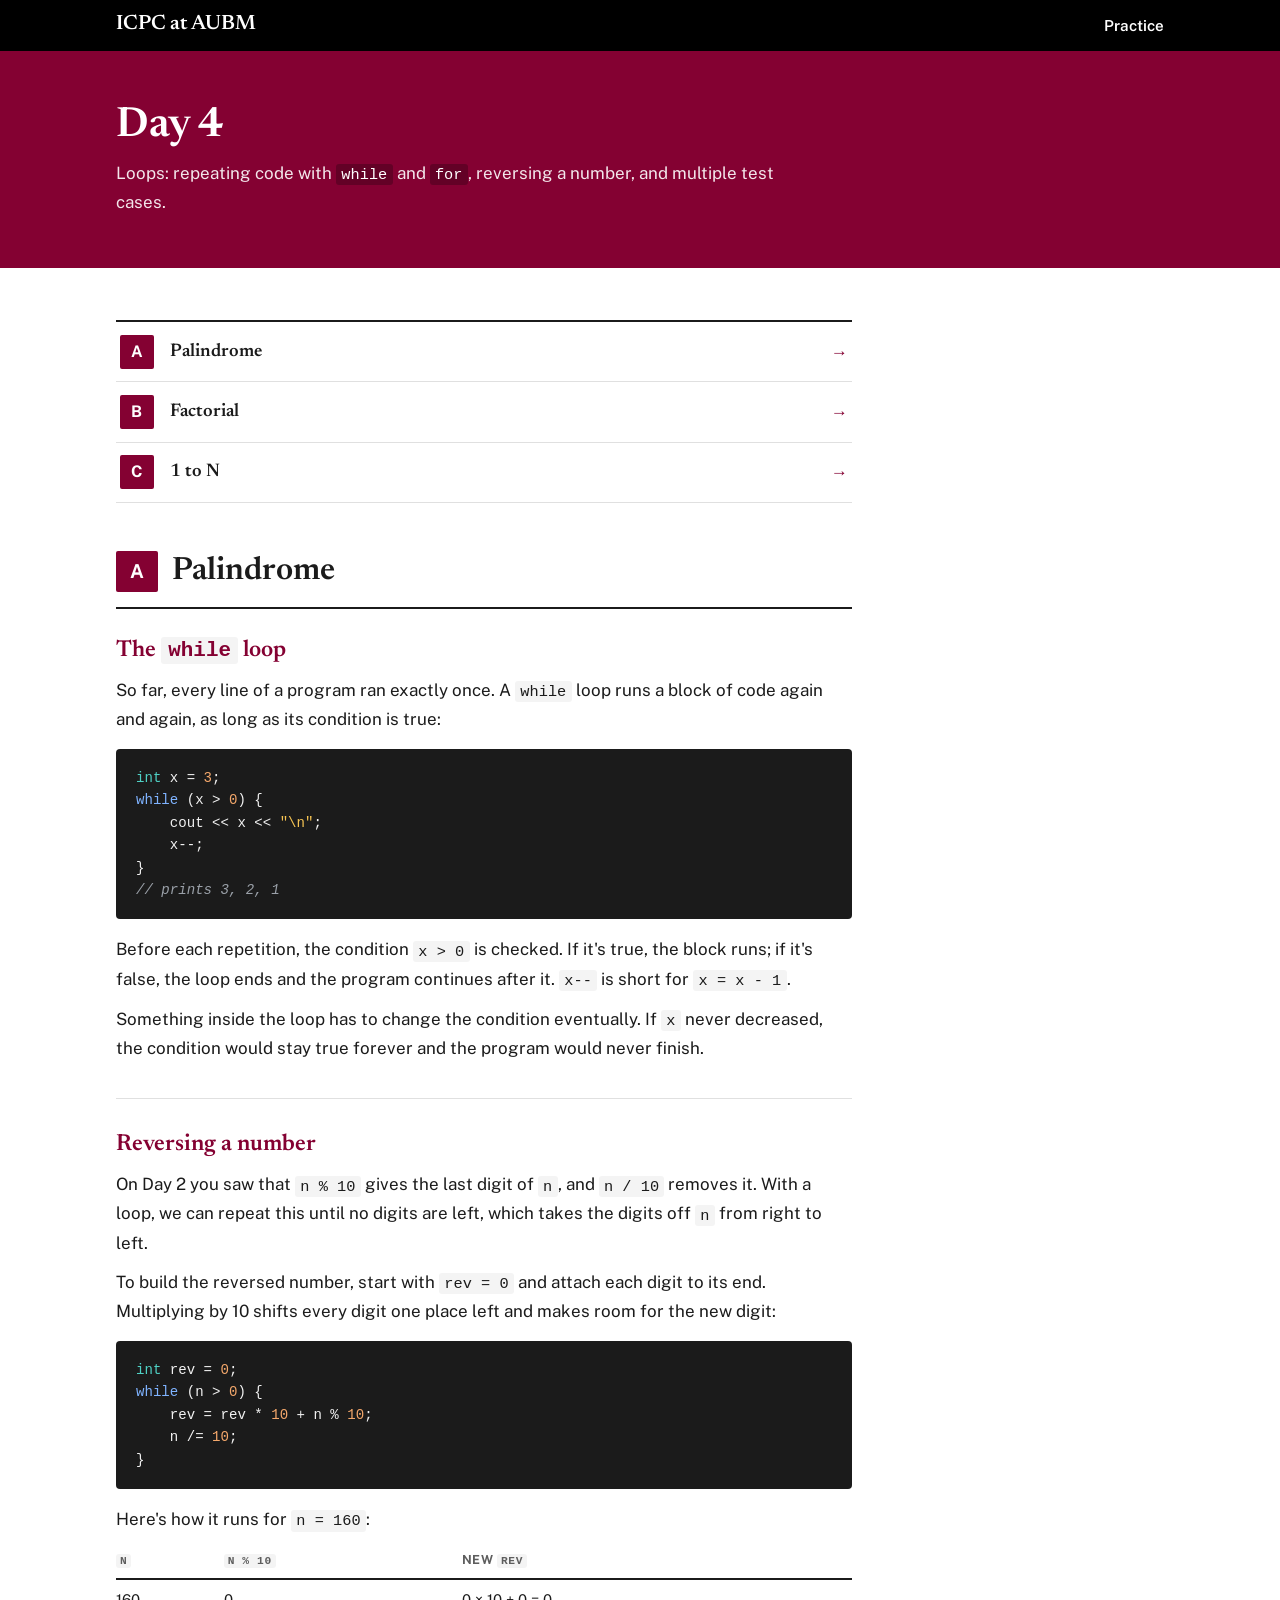
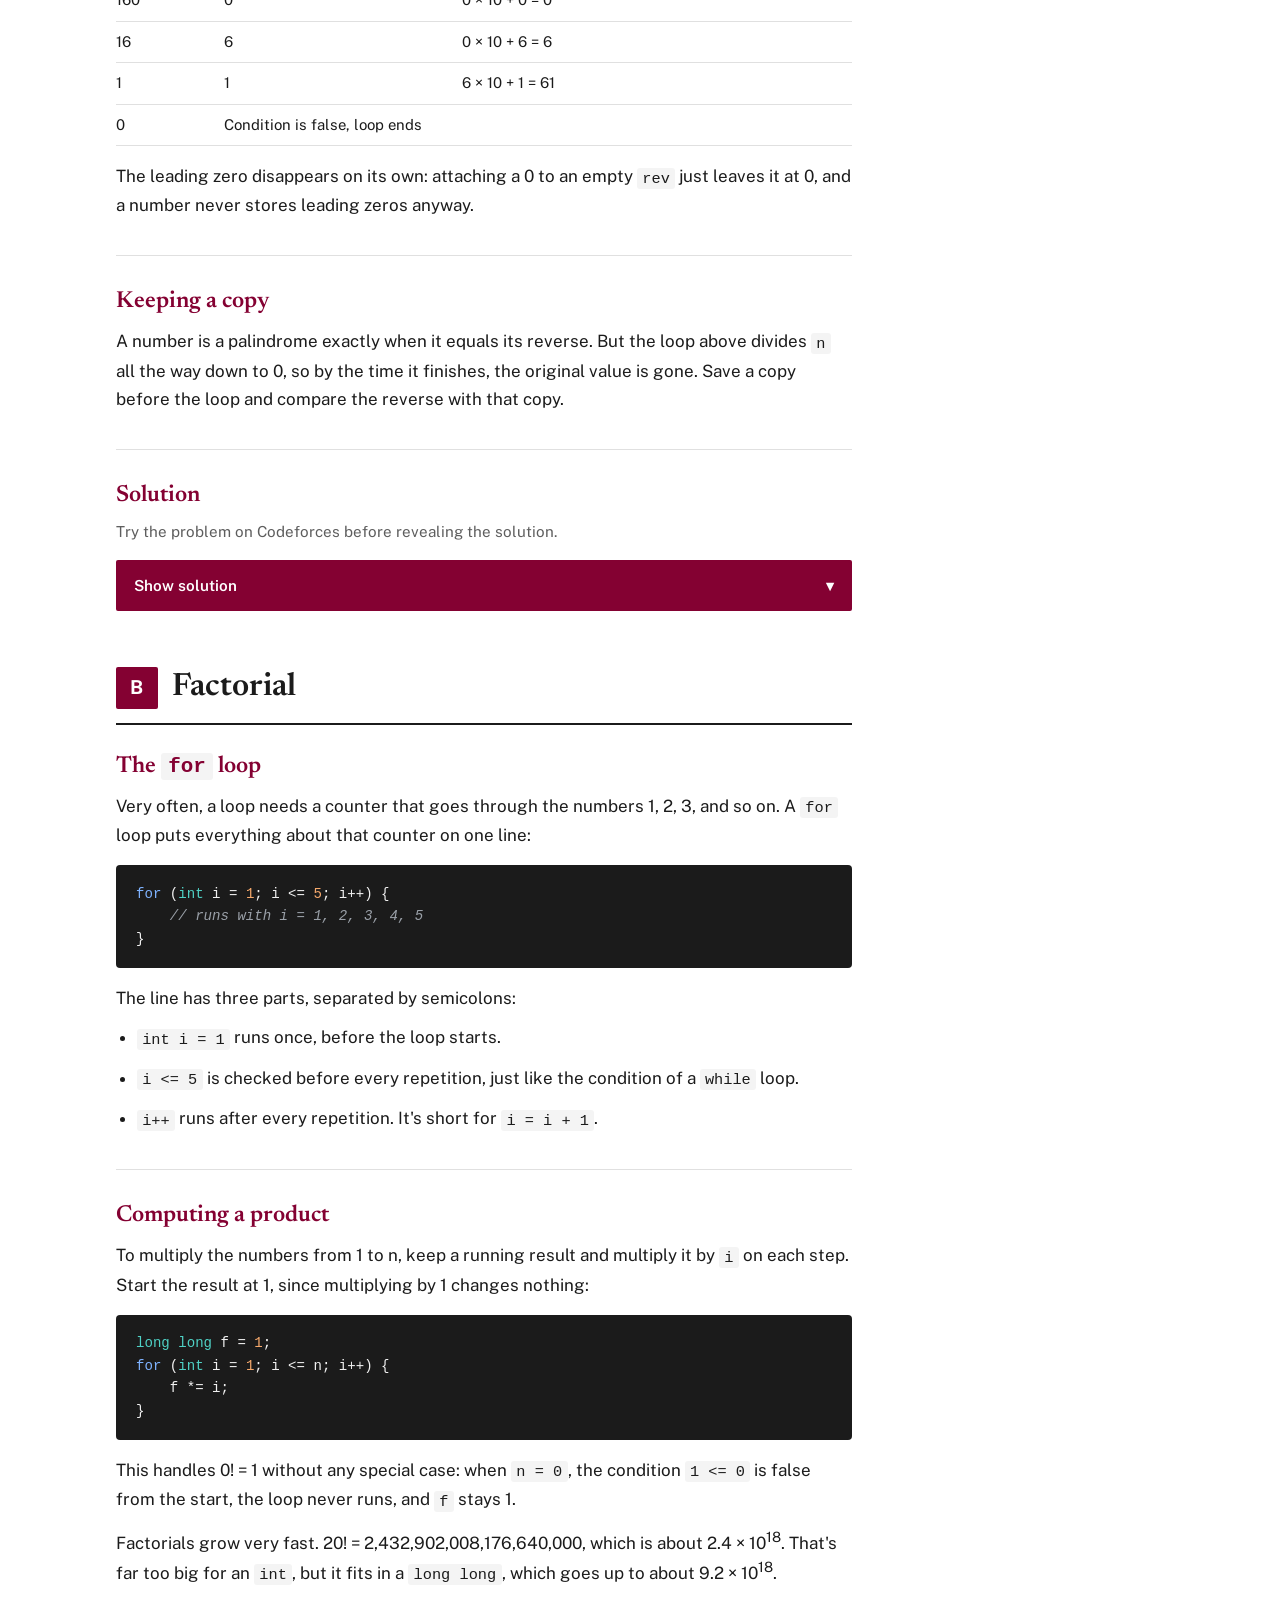
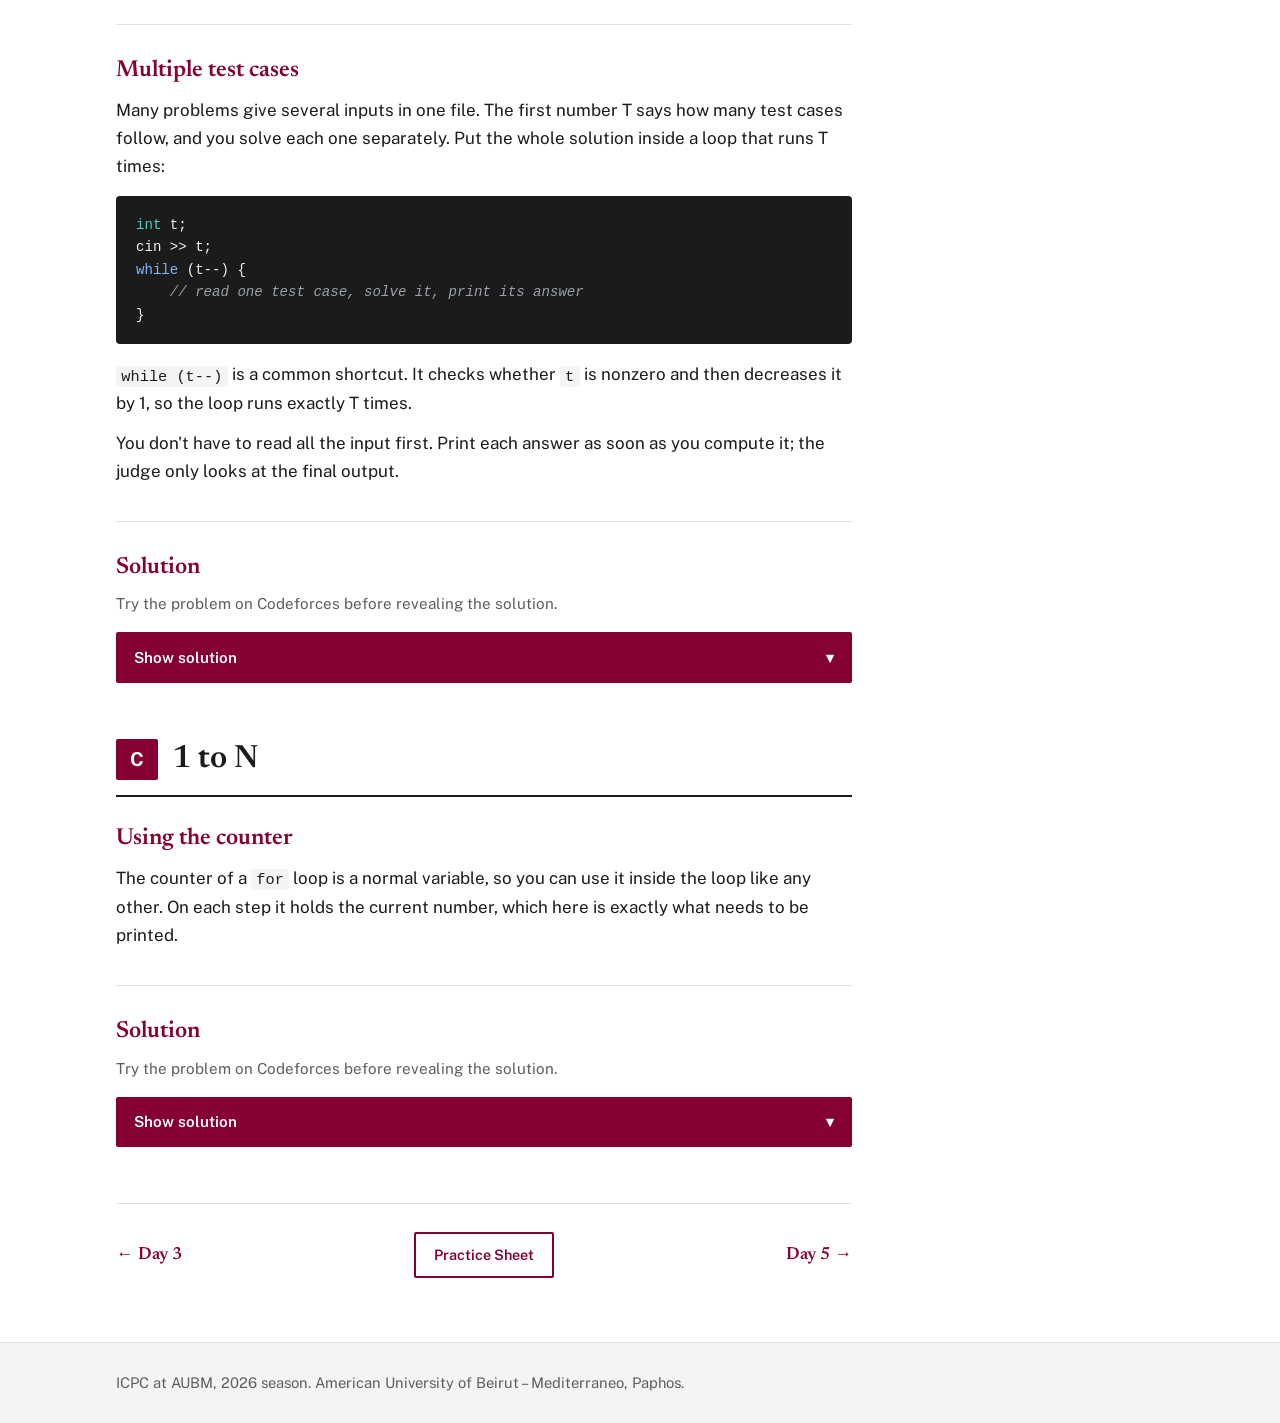
<file: day4.html>
<!doctype html>
<html lang="en">
<head>
<meta charset="utf-8">
<meta name="viewport" content="width=device-width, initial-scale=1">
<meta name="theme-color" content="#000000">
<title>Day 4 - Practice Sheet - ICPC at AUBM</title>
<meta name="description" content="Day 4: while loops, for loops, reversing a number, and multiple test cases in C++.">
<link rel="preconnect" href="https://fonts.googleapis.com">
<link rel="preconnect" href="https://fonts.gstatic.com" crossorigin>
<link href="https://fonts.googleapis.com/css2?family=Newsreader:opsz,wght@6..72,400..700&family=Public+Sans:wght@400..700&display=swap" rel="stylesheet">
<link rel="stylesheet" href="practice.css?v=13">
<script async src="https://www.googletagmanager.com/gtag/js?id=G-N0S48DGS53"></script>
<script>
  window.dataLayer = window.dataLayer || [];
  function gtag(){dataLayer.push(arguments);}
  gtag('js', new Date());
  gtag('config', 'G-N0S48DGS53');
</script>
</head>
<body>

<header class="topbar">
  <div class="topbar-inner">
    <a class="brand" href="index.html#top">ICPC at AUBM</a>
    <nav class="links" aria-label="Sections">
      <a class="current" href="practice.html" aria-current="page">Practice</a>
    </nav>
  </div>
</header>

<main>
  <section class="hero">
    <div class="wrap">
      <h1>Day 4</h1>
      <p>Loops: repeating code with <code>while</code> and <code>for</code>, reversing a number, and multiple test cases.</p>
    </div>
  </section>

  <div class="wrap content">
    <ol class="problem-list">
      <li><a href="#A"><span class="letter">A</span><span class="pname">Palindrome</span><span class="go" aria-hidden="true">&rarr;</span></a></li>
      <li><a href="#B"><span class="letter">B</span><span class="pname">Factorial</span><span class="go" aria-hidden="true">&rarr;</span></a></li>
      <li><a href="#C"><span class="letter">C</span><span class="pname">1 to N</span><span class="go" aria-hidden="true">&rarr;</span></a></li>
    </ol>

    <section class="problem" id="A">
      <header class="problem-head">
        <span class="letter">A</span>
        <h2>Palindrome</h2>
      </header>
      <div class="problem-body">
        <div class="lesson">
          <div class="prose">
            <h3 class="concept-title">The <code>while</code> loop</h3>
            <p>So far, every line of a program ran exactly once. A <code>while</code> loop runs a block of code again and again, as long as its condition is true:</p>
          </div>
          <div class="code-wrap">
            <pre class="code"><code><span class="ty">int</span> x = <span class="num-l">3</span>;
<span class="kw">while</span> (x &gt; <span class="num-l">0</span>) {
    cout &lt;&lt; x &lt;&lt; <span class="str">"\n"</span>;
    x--;
}
<span class="com">// prints 3, 2, 1</span></code></pre>
          </div>
          <div class="prose">
            <p>Before each repetition, the condition <code>x &gt; 0</code> is checked. If it's true, the block runs; if it's false, the loop ends and the program continues after it. <code>x--</code> is short for <code>x = x - 1</code>.</p>
            <p>Something inside the loop has to change the condition eventually. If <code>x</code> never decreased, the condition would stay true forever and the program would never finish.</p>
          </div>
        </div>

        <div class="lesson">
          <div class="prose">
            <h3 class="concept-title">Reversing a number</h3>
            <p>On Day 2 you saw that <code>n % 10</code> gives the last digit of <code>n</code>, and <code>n / 10</code> removes it. With a loop, we can repeat this until no digits are left, which takes the digits off <code>n</code> from right to left.</p>
            <p>To build the reversed number, start with <code>rev = 0</code> and attach each digit to its end. Multiplying by 10 shifts every digit one place left and makes room for the new digit:</p>
          </div>
          <div class="code-wrap">
            <pre class="code"><code><span class="ty">int</span> rev = <span class="num-l">0</span>;
<span class="kw">while</span> (n &gt; <span class="num-l">0</span>) {
    rev = rev * <span class="num-l">10</span> + n % <span class="num-l">10</span>;
    n /= <span class="num-l">10</span>;
}</code></pre>
          </div>
          <div class="prose">
            <p>Here's how it runs for <code>n = 160</code>:</p>
          </div>
          <div class="table-wrap">
            <table class="table">
              <thead><tr><th><code>n</code></th><th><code>n % 10</code></th><th>New <code>rev</code></th></tr></thead>
              <tbody>
                <tr><td>160</td><td>0</td><td>0 &times; 10 + 0 = 0</td></tr>
                <tr><td>16</td><td>6</td><td>0 &times; 10 + 6 = 6</td></tr>
                <tr><td>1</td><td>1</td><td>6 &times; 10 + 1 = 61</td></tr>
                <tr><td>0</td><td colspan="2">Condition is false, loop ends</td></tr>
              </tbody>
            </table>
          </div>
          <div class="prose">
            <p>The leading zero disappears on its own: attaching a 0 to an empty <code>rev</code> just leaves it at 0, and a number never stores leading zeros anyway.</p>
          </div>
        </div>

        <div class="lesson">
          <div class="prose">
            <h3 class="concept-title">Keeping a copy</h3>
            <p>A number is a palindrome exactly when it equals its reverse. But the loop above divides <code>n</code> all the way down to 0, so by the time it finishes, the original value is gone. Save a copy before the loop and compare the reverse with that copy.</p>
          </div>
        </div>

        <div class="solution">
          <h3 class="concept-title">Solution</h3>
          <p class="sol-note">Try the problem on Codeforces before revealing the solution.</p>
          <button class="reveal-btn" type="button" data-target="sol-a" aria-controls="sol-a">
            <span class="label">Show solution</span><span class="chev" aria-hidden="true">&#9662;</span>
          </button>
          <div class="solution-body" id="sol-a" hidden>
            <div class="code-wrap">
              <button class="copy-btn" type="button">Copy</button>
              <pre class="code"><code><span class="kw">#include</span> &lt;bits/stdc++.h&gt;
<span class="kw">using</span> <span class="kw">namespace</span> std;

<span class="ty">int</span> <span class="fn">main</span>() {
    <span class="ty">int</span> n;
    cin &gt;&gt; n;
    <span class="ty">int</span> original = n;

    <span class="ty">int</span> rev = <span class="num-l">0</span>;
    <span class="kw">while</span> (n &gt; <span class="num-l">0</span>) {
        rev = rev * <span class="num-l">10</span> + n % <span class="num-l">10</span>;
        n /= <span class="num-l">10</span>;
    }

    cout &lt;&lt; rev &lt;&lt; <span class="str">"\n"</span>;
    <span class="kw">if</span> (rev == original) cout &lt;&lt; <span class="str">"YES"</span> &lt;&lt; <span class="str">"\n"</span>;
    <span class="kw">else</span> cout &lt;&lt; <span class="str">"NO"</span> &lt;&lt; <span class="str">"\n"</span>;
    <span class="kw">return</span> <span class="num-l">0</span>;
}</code></pre>
            </div>
            <p class="sol-note" style="margin-top:.9rem">Reverse the number digit by digit, print it, then compare it with the saved original. N is at most 10<sup>7</sup>, so the reverse always fits in an <code>int</code>.</p>
          </div>
        </div>
      </div>
    </section>

    <section class="problem" id="B">
      <header class="problem-head">
        <span class="letter">B</span>
        <h2>Factorial</h2>
      </header>
      <div class="problem-body">
        <div class="lesson">
          <div class="prose">
            <h3 class="concept-title">The <code>for</code> loop</h3>
            <p>Very often, a loop needs a counter that goes through the numbers 1, 2, 3, and so on. A <code>for</code> loop puts everything about that counter on one line:</p>
          </div>
          <div class="code-wrap">
            <pre class="code"><code><span class="kw">for</span> (<span class="ty">int</span> i = <span class="num-l">1</span>; i &lt;= <span class="num-l">5</span>; i++) {
    <span class="com">// runs with i = 1, 2, 3, 4, 5</span>
}</code></pre>
          </div>
          <div class="prose">
            <p>The line has three parts, separated by semicolons:</p>
            <ul>
              <li><code>int i = 1</code> runs once, before the loop starts.</li>
              <li><code>i &lt;= 5</code> is checked before every repetition, just like the condition of a <code>while</code> loop.</li>
              <li><code>i++</code> runs after every repetition. It's short for <code>i = i + 1</code>.</li>
            </ul>
          </div>
        </div>

        <div class="lesson">
          <div class="prose">
            <h3 class="concept-title">Computing a product</h3>
            <p>To multiply the numbers from 1 to n, keep a running result and multiply it by <code>i</code> on each step. Start the result at 1, since multiplying by 1 changes nothing:</p>
          </div>
          <div class="code-wrap">
            <pre class="code"><code><span class="ty">long</span> <span class="ty">long</span> f = <span class="num-l">1</span>;
<span class="kw">for</span> (<span class="ty">int</span> i = <span class="num-l">1</span>; i &lt;= n; i++) {
    f *= i;
}</code></pre>
          </div>
          <div class="prose">
            <p>This handles 0! = 1 without any special case: when <code>n = 0</code>, the condition <code>1 &lt;= 0</code> is false from the start, the loop never runs, and <code>f</code> stays 1.</p>
            <p>Factorials grow very fast. 20! = 2,432,902,008,176,640,000, which is about 2.4 &times; 10<sup>18</sup>. That's far too big for an <code>int</code>, but it fits in a <code>long long</code>, which goes up to about 9.2 &times; 10<sup>18</sup>.</p>
          </div>
        </div>

        <div class="lesson">
          <div class="prose">
            <h3 class="concept-title">Multiple test cases</h3>
            <p>Many problems give several inputs in one file. The first number T says how many test cases follow, and you solve each one separately. Put the whole solution inside a loop that runs T times:</p>
          </div>
          <div class="code-wrap">
            <pre class="code"><code><span class="ty">int</span> t;
cin &gt;&gt; t;
<span class="kw">while</span> (t--) {
    <span class="com">// read one test case, solve it, print its answer</span>
}</code></pre>
          </div>
          <div class="prose">
            <p><code>while (t--)</code> is a common shortcut. It checks whether <code>t</code> is nonzero and then decreases it by 1, so the loop runs exactly T times.</p>
            <p>You don't have to read all the input first. Print each answer as soon as you compute it; the judge only looks at the final output.</p>
          </div>
        </div>

        <div class="solution">
          <h3 class="concept-title">Solution</h3>
          <p class="sol-note">Try the problem on Codeforces before revealing the solution.</p>
          <button class="reveal-btn" type="button" data-target="sol-b" aria-controls="sol-b">
            <span class="label">Show solution</span><span class="chev" aria-hidden="true">&#9662;</span>
          </button>
          <div class="solution-body" id="sol-b" hidden>
            <div class="code-wrap">
              <button class="copy-btn" type="button">Copy</button>
              <pre class="code"><code><span class="kw">#include</span> &lt;bits/stdc++.h&gt;
<span class="kw">using</span> <span class="kw">namespace</span> std;

<span class="ty">int</span> <span class="fn">main</span>() {
    <span class="ty">int</span> t;
    cin &gt;&gt; t;
    <span class="kw">while</span> (t--) {
        <span class="ty">int</span> n;
        cin &gt;&gt; n;
        <span class="ty">long</span> <span class="ty">long</span> f = <span class="num-l">1</span>;
        <span class="kw">for</span> (<span class="ty">int</span> i = <span class="num-l">1</span>; i &lt;= n; i++) {
            f *= i;
        }
        cout &lt;&lt; f &lt;&lt; <span class="str">"\n"</span>;
    }
    <span class="kw">return</span> <span class="num-l">0</span>;
}</code></pre>
            </div>
            <p class="sol-note" style="margin-top:.9rem">For each test case, multiply 1 &times; 2 &times; &hellip; &times; N. <code>f</code> must be a <code>long long</code> and must be reset to 1 inside the loop, so each test case starts fresh.</p>
          </div>
        </div>
      </div>
    </section>

    <section class="problem" id="C">
      <header class="problem-head">
        <span class="letter">C</span>
        <h2>1 to N</h2>
      </header>
      <div class="problem-body">
        <div class="lesson">
          <div class="prose">
            <h3 class="concept-title">Using the counter</h3>
            <p>The counter of a <code>for</code> loop is a normal variable, so you can use it inside the loop like any other. On each step it holds the current number, which here is exactly what needs to be printed.</p>
          </div>
        </div>

        <div class="solution">
          <h3 class="concept-title">Solution</h3>
          <p class="sol-note">Try the problem on Codeforces before revealing the solution.</p>
          <button class="reveal-btn" type="button" data-target="sol-c" aria-controls="sol-c">
            <span class="label">Show solution</span><span class="chev" aria-hidden="true">&#9662;</span>
          </button>
          <div class="solution-body" id="sol-c" hidden>
            <div class="code-wrap">
              <button class="copy-btn" type="button">Copy</button>
              <pre class="code"><code><span class="kw">#include</span> &lt;bits/stdc++.h&gt;
<span class="kw">using</span> <span class="kw">namespace</span> std;

<span class="ty">int</span> <span class="fn">main</span>() {
    <span class="ty">int</span> n;
    cin &gt;&gt; n;
    <span class="kw">for</span> (<span class="ty">int</span> i = <span class="num-l">1</span>; i &lt;= n; i++) {
        cout &lt;&lt; i &lt;&lt; <span class="str">"\n"</span>;
    }
    <span class="kw">return</span> <span class="num-l">0</span>;
}</code></pre>
            </div>
            <p class="sol-note" style="margin-top:.9rem">Loop <code>i</code> from 1 to N and print it on its own line each time.</p>
          </div>
        </div>
      </div>
    </section>

    <nav class="day-nav" aria-label="Day navigation">
      <a class="prev" href="day3.html"><span aria-hidden="true">&larr;</span> Day 3</a>
      <a class="home" href="practice.html">Practice Sheet</a>
      <a class="next" href="day5.html">Day 5 <span aria-hidden="true">&rarr;</span></a>
    </nav>
  </div>
</main>

<footer>
  <div class="wrap">ICPC at AUBM, 2026 season. American University of Beirut &ndash; Mediterraneo, Paphos.</div>
</footer>

<script src="practice.js?v=13"></script>
</body>
</html>
</file>
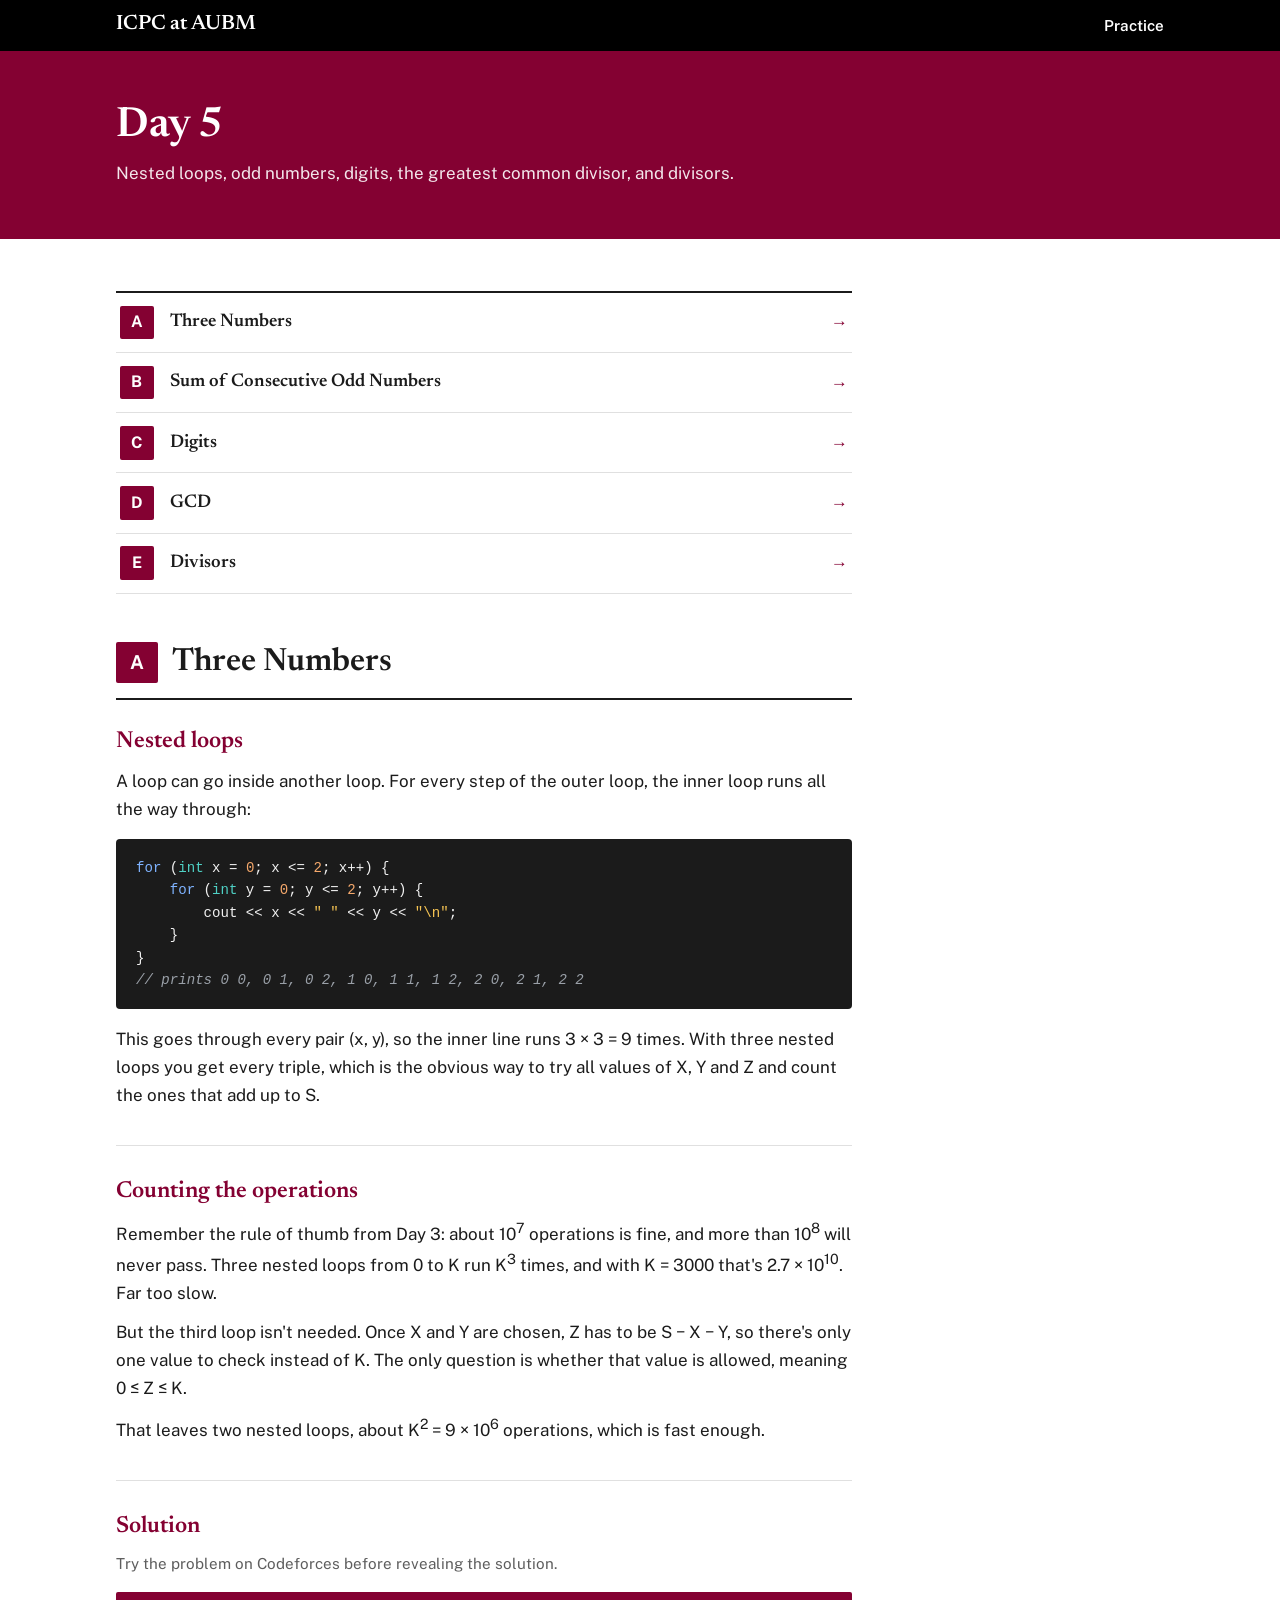
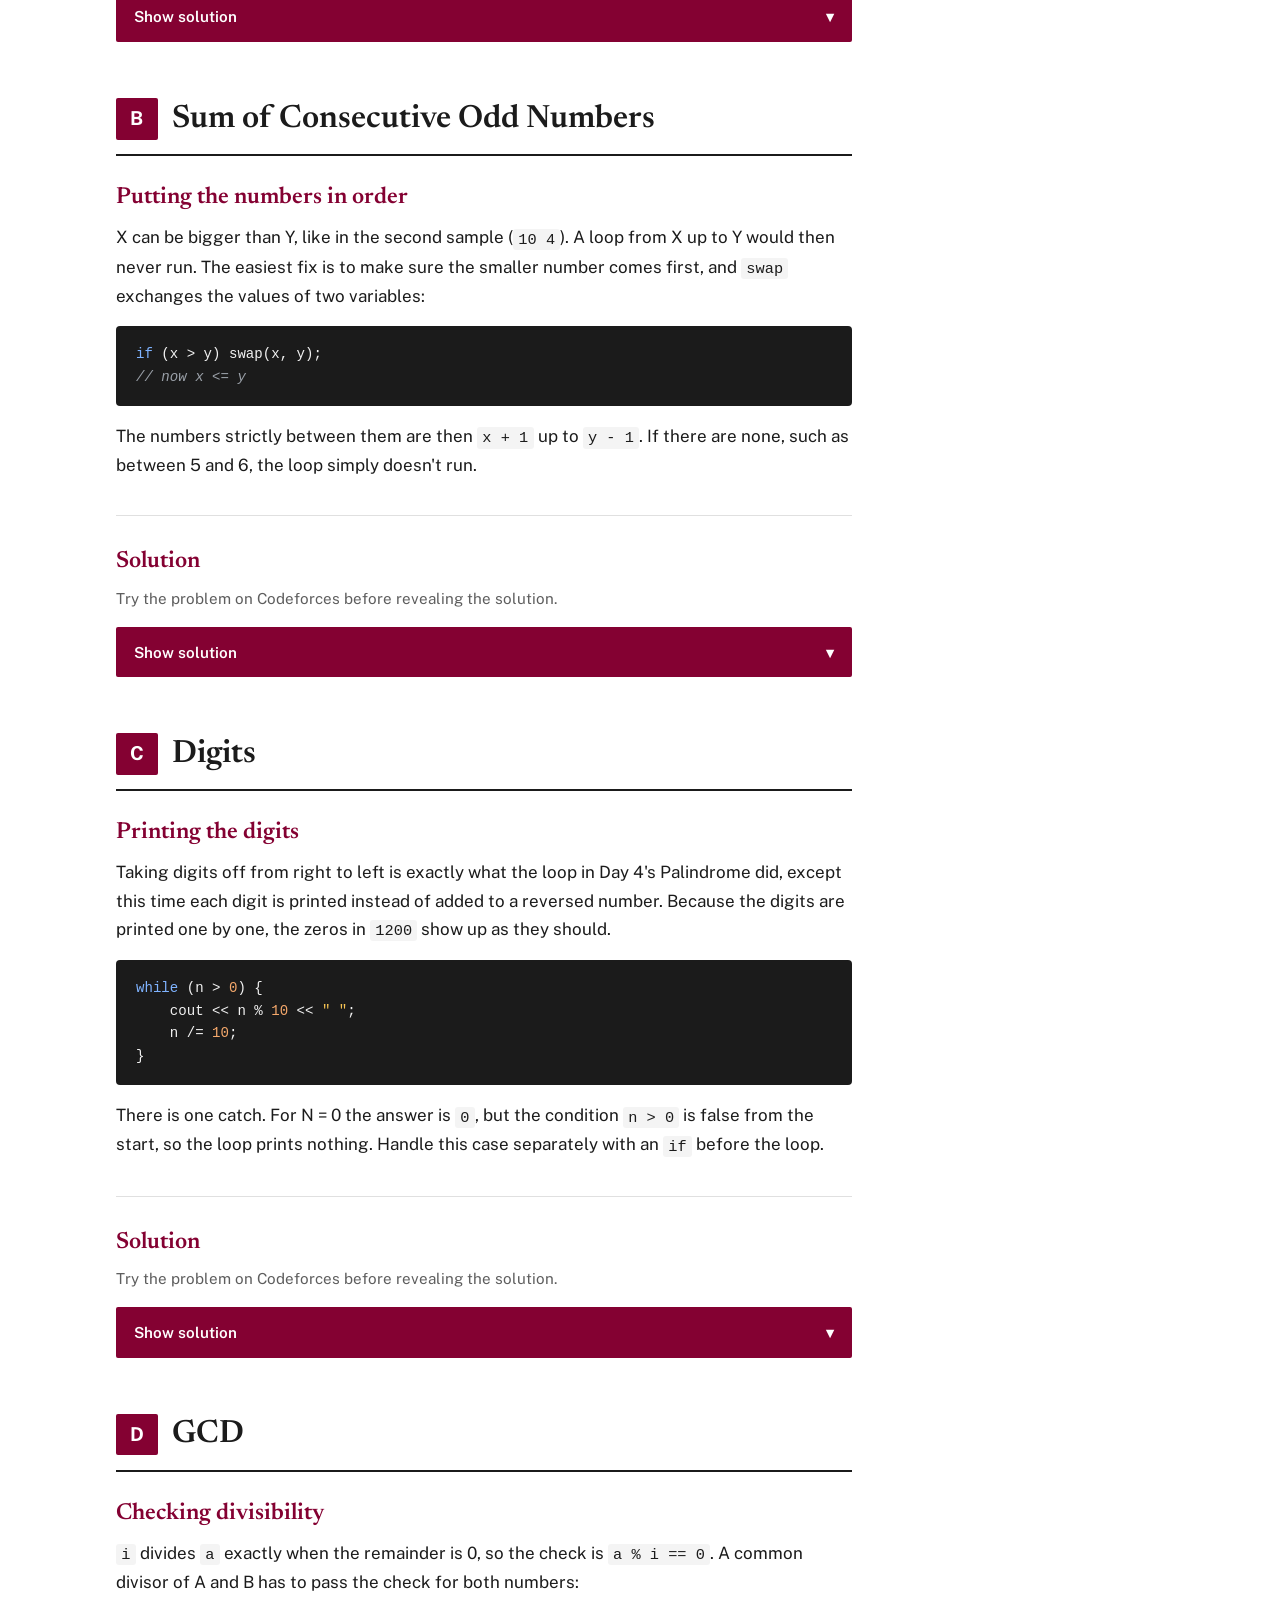
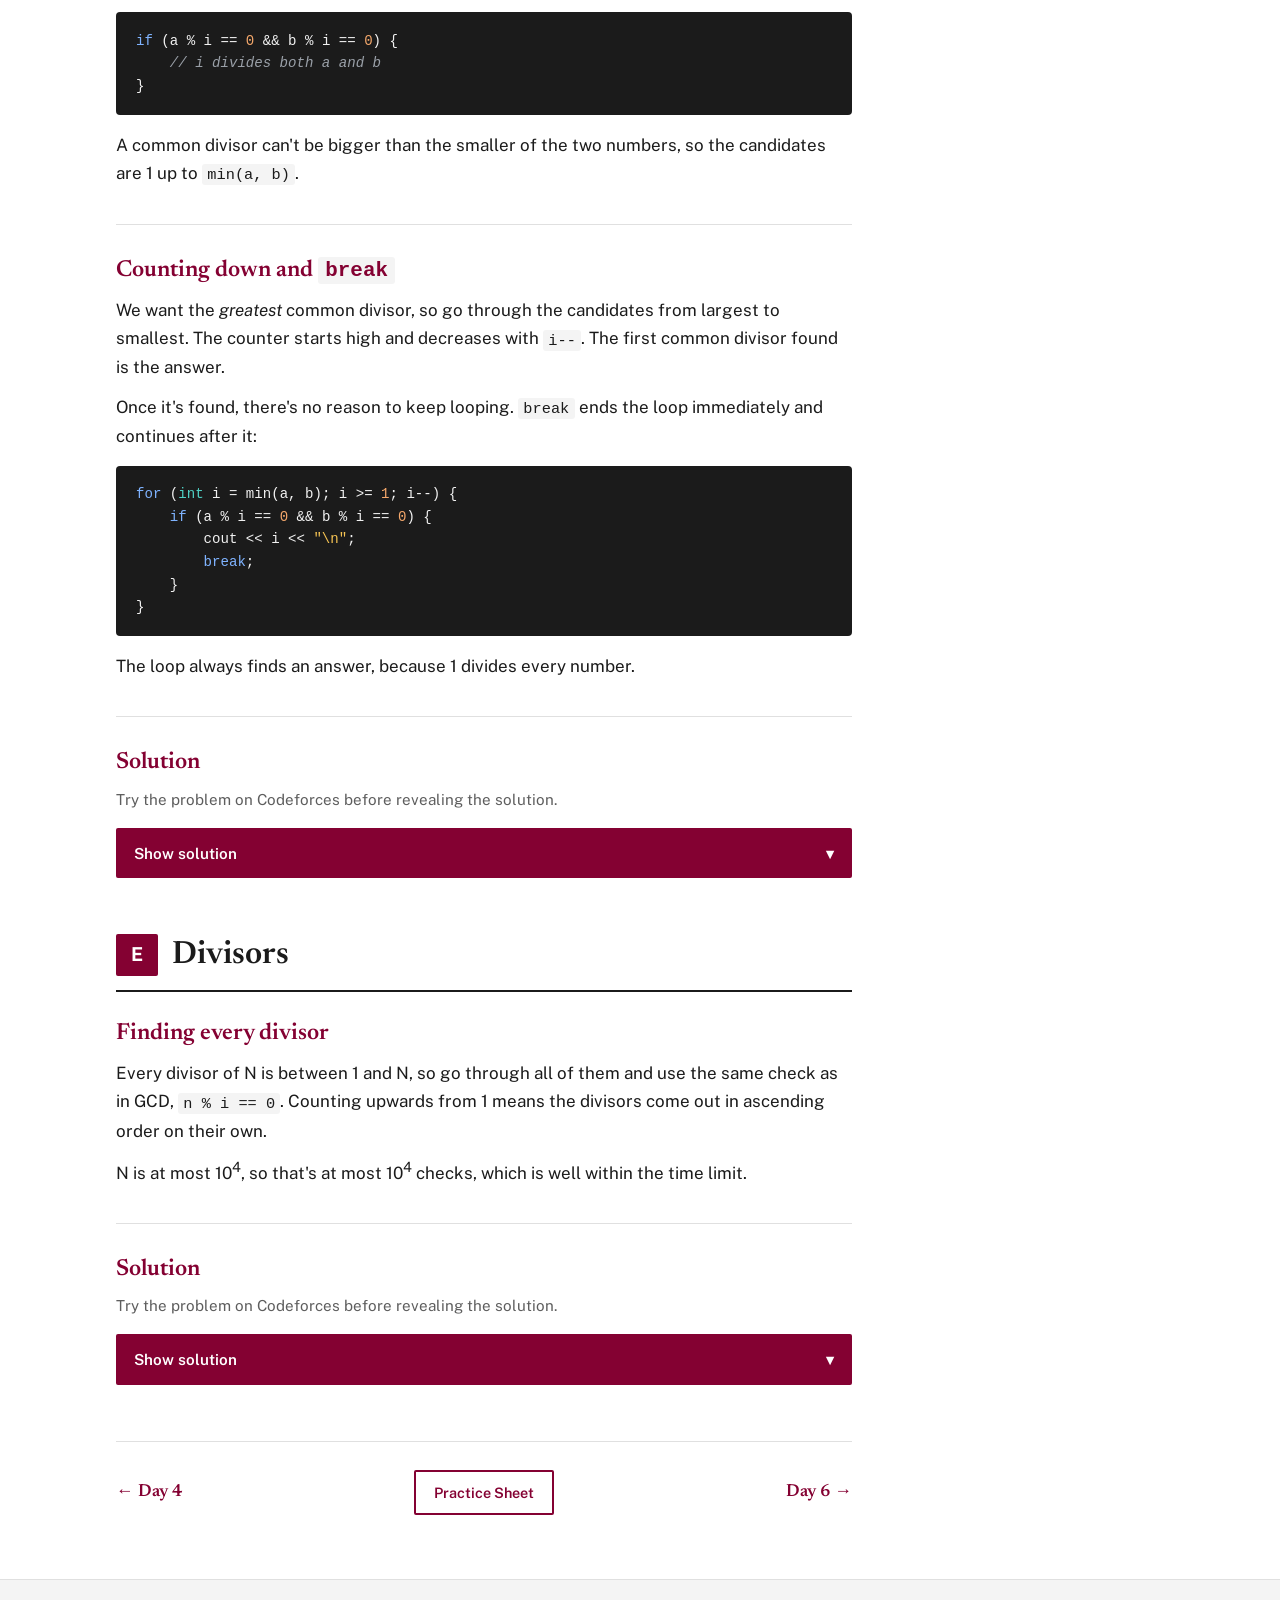
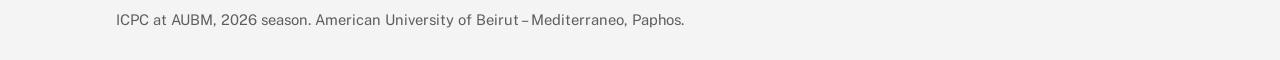
<file: day5.html>
<!doctype html>
<html lang="en">
<head>
<meta charset="utf-8">
<meta name="viewport" content="width=device-width, initial-scale=1">
<meta name="theme-color" content="#000000">
<title>Day 5 - Practice Sheet - ICPC at AUBM</title>
<meta name="description" content="Day 5: nested loops, odd numbers, digits, GCD, and divisors in C++.">
<link rel="preconnect" href="https://fonts.googleapis.com">
<link rel="preconnect" href="https://fonts.gstatic.com" crossorigin>
<link href="https://fonts.googleapis.com/css2?family=Newsreader:opsz,wght@6..72,400..700&family=Public+Sans:wght@400..700&display=swap" rel="stylesheet">
<link rel="stylesheet" href="practice.css?v=13">
<script async src="https://www.googletagmanager.com/gtag/js?id=G-N0S48DGS53"></script>
<script>
  window.dataLayer = window.dataLayer || [];
  function gtag(){dataLayer.push(arguments);}
  gtag('js', new Date());
  gtag('config', 'G-N0S48DGS53');
</script>
</head>
<body>

<header class="topbar">
  <div class="topbar-inner">
    <a class="brand" href="index.html#top">ICPC at AUBM</a>
    <nav class="links" aria-label="Sections">
      <a class="current" href="practice.html" aria-current="page">Practice</a>
    </nav>
  </div>
</header>

<main>
  <section class="hero">
    <div class="wrap">
      <h1>Day 5</h1>
      <p>Nested loops, odd numbers, digits, the greatest common divisor, and divisors.</p>
    </div>
  </section>

  <div class="wrap content">
    <ol class="problem-list">
      <li><a href="#A"><span class="letter">A</span><span class="pname">Three Numbers</span><span class="go" aria-hidden="true">&rarr;</span></a></li>
      <li><a href="#B"><span class="letter">B</span><span class="pname">Sum of Consecutive Odd Numbers</span><span class="go" aria-hidden="true">&rarr;</span></a></li>
      <li><a href="#C"><span class="letter">C</span><span class="pname">Digits</span><span class="go" aria-hidden="true">&rarr;</span></a></li>
      <li><a href="#D"><span class="letter">D</span><span class="pname">GCD</span><span class="go" aria-hidden="true">&rarr;</span></a></li>
      <li><a href="#E"><span class="letter">E</span><span class="pname">Divisors</span><span class="go" aria-hidden="true">&rarr;</span></a></li>
    </ol>

    <section class="problem" id="A">
      <header class="problem-head">
        <span class="letter">A</span>
        <h2>Three Numbers</h2>
      </header>
      <div class="problem-body">
        <div class="lesson">
          <div class="prose">
            <h3 class="concept-title">Nested loops</h3>
            <p>A loop can go inside another loop. For every step of the outer loop, the inner loop runs all the way through:</p>
          </div>
          <div class="code-wrap">
            <pre class="code"><code><span class="kw">for</span> (<span class="ty">int</span> x = <span class="num-l">0</span>; x &lt;= <span class="num-l">2</span>; x++) {
    <span class="kw">for</span> (<span class="ty">int</span> y = <span class="num-l">0</span>; y &lt;= <span class="num-l">2</span>; y++) {
        cout &lt;&lt; x &lt;&lt; <span class="str">" "</span> &lt;&lt; y &lt;&lt; <span class="str">"\n"</span>;
    }
}
<span class="com">// prints 0 0, 0 1, 0 2, 1 0, 1 1, 1 2, 2 0, 2 1, 2 2</span></code></pre>
          </div>
          <div class="prose">
            <p>This goes through every pair (x, y), so the inner line runs 3 &times; 3 = 9 times. With three nested loops you get every triple, which is the obvious way to try all values of X, Y and Z and count the ones that add up to S.</p>
          </div>
        </div>

        <div class="lesson">
          <div class="prose">
            <h3 class="concept-title">Counting the operations</h3>
            <p>Remember the rule of thumb from Day 3: about 10<sup>7</sup> operations is fine, and more than 10<sup>8</sup> will never pass. Three nested loops from 0 to K run K<sup>3</sup> times, and with K = 3000 that's 2.7 &times; 10<sup>10</sup>. Far too slow.</p>
            <p>But the third loop isn't needed. Once X and Y are chosen, Z has to be S &minus; X &minus; Y, so there's only one value to check instead of K. The only question is whether that value is allowed, meaning 0 &le; Z &le; K.</p>
            <p>That leaves two nested loops, about K<sup>2</sup> = 9 &times; 10<sup>6</sup> operations, which is fast enough.</p>
          </div>
        </div>

        <div class="solution">
          <h3 class="concept-title">Solution</h3>
          <p class="sol-note">Try the problem on Codeforces before revealing the solution.</p>
          <button class="reveal-btn" type="button" data-target="sol-a" aria-controls="sol-a">
            <span class="label">Show solution</span><span class="chev" aria-hidden="true">&#9662;</span>
          </button>
          <div class="solution-body" id="sol-a" hidden>
            <div class="code-wrap">
              <button class="copy-btn" type="button">Copy</button>
              <pre class="code"><code><span class="kw">#include</span> &lt;bits/stdc++.h&gt;
<span class="kw">using</span> <span class="kw">namespace</span> std;

<span class="ty">int</span> <span class="fn">main</span>() {
    <span class="ty">int</span> k, s;
    cin &gt;&gt; k &gt;&gt; s;
    <span class="ty">int</span> count = <span class="num-l">0</span>;
    <span class="kw">for</span> (<span class="ty">int</span> x = <span class="num-l">0</span>; x &lt;= k; x++) {
        <span class="kw">for</span> (<span class="ty">int</span> y = <span class="num-l">0</span>; y &lt;= k; y++) {
            <span class="ty">int</span> z = s - x - y;
            <span class="kw">if</span> (z &gt;= <span class="num-l">0</span> &amp;&amp; z &lt;= k) count++;
        }
    }
    cout &lt;&lt; count &lt;&lt; <span class="str">"\n"</span>;
    <span class="kw">return</span> <span class="num-l">0</span>;
}</code></pre>
            </div>
            <p class="sol-note" style="margin-top:.9rem">Try every X and Y, compute the only Z that works, and count it if it's between 0 and K.</p>
          </div>
        </div>
      </div>
    </section>

    <section class="problem" id="B">
      <header class="problem-head">
        <span class="letter">B</span>
        <h2>Sum of Consecutive Odd Numbers</h2>
      </header>
      <div class="problem-body">
        <div class="lesson">
          <div class="prose">
            <h3 class="concept-title">Putting the numbers in order</h3>
            <p>X can be bigger than Y, like in the second sample (<code>10 4</code>). A loop from X up to Y would then never run. The easiest fix is to make sure the smaller number comes first, and <code>swap</code> exchanges the values of two variables:</p>
          </div>
          <div class="code-wrap">
            <pre class="code"><code><span class="kw">if</span> (x &gt; y) swap(x, y);
<span class="com">// now x &lt;= y</span></code></pre>
          </div>
          <div class="prose">
            <p>The numbers strictly between them are then <code>x + 1</code> up to <code>y - 1</code>. If there are none, such as between 5 and 6, the loop simply doesn't run.</p>
          </div>
        </div>

        <div class="solution">
          <h3 class="concept-title">Solution</h3>
          <p class="sol-note">Try the problem on Codeforces before revealing the solution.</p>
          <button class="reveal-btn" type="button" data-target="sol-b" aria-controls="sol-b">
            <span class="label">Show solution</span><span class="chev" aria-hidden="true">&#9662;</span>
          </button>
          <div class="solution-body" id="sol-b" hidden>
            <div class="code-wrap">
              <button class="copy-btn" type="button">Copy</button>
              <pre class="code"><code><span class="kw">#include</span> &lt;bits/stdc++.h&gt;
<span class="kw">using</span> <span class="kw">namespace</span> std;

<span class="ty">int</span> <span class="fn">main</span>() {
    <span class="ty">int</span> t;
    cin &gt;&gt; t;
    <span class="kw">while</span> (t--) {
        <span class="ty">int</span> x, y;
        cin &gt;&gt; x &gt;&gt; y;
        <span class="kw">if</span> (x &gt; y) swap(x, y);
        <span class="ty">int</span> sum = <span class="num-l">0</span>;
        <span class="kw">for</span> (<span class="ty">int</span> i = x + <span class="num-l">1</span>; i &lt; y; i++) {
            <span class="kw">if</span> (i % <span class="num-l">2</span> == <span class="num-l">1</span>) sum += i;
        }
        cout &lt;&lt; sum &lt;&lt; <span class="str">"\n"</span>;
    }
    <span class="kw">return</span> <span class="num-l">0</span>;
}</code></pre>
            </div>
            <p class="sol-note" style="margin-top:.9rem">Swap so that X &le; Y, then add up the odd numbers from X + 1 to Y &minus; 1. Declare <code>sum</code> inside the test case loop so it starts at 0 for each test case.</p>
          </div>
        </div>
      </div>
    </section>

    <section class="problem" id="C">
      <header class="problem-head">
        <span class="letter">C</span>
        <h2>Digits</h2>
      </header>
      <div class="problem-body">
        <div class="lesson">
          <div class="prose">
            <h3 class="concept-title">Printing the digits</h3>
            <p>Taking digits off from right to left is exactly what the loop in Day 4's Palindrome did, except this time each digit is printed instead of added to a reversed number. Because the digits are printed one by one, the zeros in <code>1200</code> show up as they should.</p>
          </div>
          <div class="code-wrap">
            <pre class="code"><code><span class="kw">while</span> (n &gt; <span class="num-l">0</span>) {
    cout &lt;&lt; n % <span class="num-l">10</span> &lt;&lt; <span class="str">" "</span>;
    n /= <span class="num-l">10</span>;
}</code></pre>
          </div>
          <div class="prose">
            <p>There is one catch. For N = 0 the answer is <code>0</code>, but the condition <code>n &gt; 0</code> is false from the start, so the loop prints nothing. Handle this case separately with an <code>if</code> before the loop.</p>
          </div>
        </div>

        <div class="solution">
          <h3 class="concept-title">Solution</h3>
          <p class="sol-note">Try the problem on Codeforces before revealing the solution.</p>
          <button class="reveal-btn" type="button" data-target="sol-c" aria-controls="sol-c">
            <span class="label">Show solution</span><span class="chev" aria-hidden="true">&#9662;</span>
          </button>
          <div class="solution-body" id="sol-c" hidden>
            <div class="code-wrap">
              <button class="copy-btn" type="button">Copy</button>
              <pre class="code"><code><span class="kw">#include</span> &lt;bits/stdc++.h&gt;
<span class="kw">using</span> <span class="kw">namespace</span> std;

<span class="ty">int</span> <span class="fn">main</span>() {
    <span class="ty">int</span> t;
    cin &gt;&gt; t;
    <span class="kw">while</span> (t--) {
        <span class="ty">int</span> n;
        cin &gt;&gt; n;
        <span class="kw">if</span> (n == <span class="num-l">0</span>) cout &lt;&lt; <span class="num-l">0</span>;
        <span class="kw">while</span> (n &gt; <span class="num-l">0</span>) {
            cout &lt;&lt; n % <span class="num-l">10</span> &lt;&lt; <span class="str">" "</span>;
            n /= <span class="num-l">10</span>;
        }
        cout &lt;&lt; <span class="str">"\n"</span>;
    }
    <span class="kw">return</span> <span class="num-l">0</span>;
}</code></pre>
            </div>
            <p class="sol-note" style="margin-top:.9rem">Print the last digit and remove it until nothing is left. N = 0 is handled separately, since the loop wouldn't print anything for it. End each test case with a new line.</p>
          </div>
        </div>
      </div>
    </section>

    <section class="problem" id="D">
      <header class="problem-head">
        <span class="letter">D</span>
        <h2>GCD</h2>
      </header>
      <div class="problem-body">
        <div class="lesson">
          <div class="prose">
            <h3 class="concept-title">Checking divisibility</h3>
            <p><code>i</code> divides <code>a</code> exactly when the remainder is 0, so the check is <code>a % i == 0</code>. A common divisor of A and B has to pass the check for both numbers:</p>
          </div>
          <div class="code-wrap">
            <pre class="code"><code><span class="kw">if</span> (a % i == <span class="num-l">0</span> &amp;&amp; b % i == <span class="num-l">0</span>) {
    <span class="com">// i divides both a and b</span>
}</code></pre>
          </div>
          <div class="prose">
            <p>A common divisor can't be bigger than the smaller of the two numbers, so the candidates are 1 up to <code>min(a, b)</code>.</p>
          </div>
        </div>

        <div class="lesson">
          <div class="prose">
            <h3 class="concept-title">Counting down and <code>break</code></h3>
            <p>We want the <em>greatest</em> common divisor, so go through the candidates from largest to smallest. The counter starts high and decreases with <code>i--</code>. The first common divisor found is the answer.</p>
            <p>Once it's found, there's no reason to keep looping. <code>break</code> ends the loop immediately and continues after it:</p>
          </div>
          <div class="code-wrap">
            <pre class="code"><code><span class="kw">for</span> (<span class="ty">int</span> i = min(a, b); i &gt;= <span class="num-l">1</span>; i--) {
    <span class="kw">if</span> (a % i == <span class="num-l">0</span> &amp;&amp; b % i == <span class="num-l">0</span>) {
        cout &lt;&lt; i &lt;&lt; <span class="str">"\n"</span>;
        <span class="kw">break</span>;
    }
}</code></pre>
          </div>
          <div class="prose">
            <p>The loop always finds an answer, because 1 divides every number.</p>
          </div>
        </div>

        <div class="solution">
          <h3 class="concept-title">Solution</h3>
          <p class="sol-note">Try the problem on Codeforces before revealing the solution.</p>
          <button class="reveal-btn" type="button" data-target="sol-d" aria-controls="sol-d">
            <span class="label">Show solution</span><span class="chev" aria-hidden="true">&#9662;</span>
          </button>
          <div class="solution-body" id="sol-d" hidden>
            <div class="code-wrap">
              <button class="copy-btn" type="button">Copy</button>
              <pre class="code"><code><span class="kw">#include</span> &lt;bits/stdc++.h&gt;
<span class="kw">using</span> <span class="kw">namespace</span> std;

<span class="ty">int</span> <span class="fn">main</span>() {
    <span class="ty">int</span> a, b;
    cin &gt;&gt; a &gt;&gt; b;
    <span class="kw">for</span> (<span class="ty">int</span> i = min(a, b); i &gt;= <span class="num-l">1</span>; i--) {
        <span class="kw">if</span> (a % i == <span class="num-l">0</span> &amp;&amp; b % i == <span class="num-l">0</span>) {
            cout &lt;&lt; i &lt;&lt; <span class="str">"\n"</span>;
            <span class="kw">break</span>;
        }
    }
    <span class="kw">return</span> <span class="num-l">0</span>;
}</code></pre>
            </div>
            <p class="sol-note" style="margin-top:.9rem">Count down from the smaller number and stop at the first number that divides both A and B.</p>
          </div>
        </div>
      </div>
    </section>

    <section class="problem" id="E">
      <header class="problem-head">
        <span class="letter">E</span>
        <h2>Divisors</h2>
      </header>
      <div class="problem-body">
        <div class="lesson">
          <div class="prose">
            <h3 class="concept-title">Finding every divisor</h3>
            <p>Every divisor of N is between 1 and N, so go through all of them and use the same check as in GCD, <code>n % i == 0</code>. Counting upwards from 1 means the divisors come out in ascending order on their own.</p>
            <p>N is at most 10<sup>4</sup>, so that's at most 10<sup>4</sup> checks, which is well within the time limit.</p>
          </div>
        </div>

        <div class="solution">
          <h3 class="concept-title">Solution</h3>
          <p class="sol-note">Try the problem on Codeforces before revealing the solution.</p>
          <button class="reveal-btn" type="button" data-target="sol-e" aria-controls="sol-e">
            <span class="label">Show solution</span><span class="chev" aria-hidden="true">&#9662;</span>
          </button>
          <div class="solution-body" id="sol-e" hidden>
            <div class="code-wrap">
              <button class="copy-btn" type="button">Copy</button>
              <pre class="code"><code><span class="kw">#include</span> &lt;bits/stdc++.h&gt;
<span class="kw">using</span> <span class="kw">namespace</span> std;

<span class="ty">int</span> <span class="fn">main</span>() {
    <span class="ty">int</span> n;
    cin &gt;&gt; n;
    <span class="kw">for</span> (<span class="ty">int</span> i = <span class="num-l">1</span>; i &lt;= n; i++) {
        <span class="kw">if</span> (n % i == <span class="num-l">0</span>) cout &lt;&lt; i &lt;&lt; <span class="str">"\n"</span>;
    }
    <span class="kw">return</span> <span class="num-l">0</span>;
}</code></pre>
            </div>
            <p class="sol-note" style="margin-top:.9rem">Check every number from 1 to N and print the ones that divide N.</p>
          </div>
        </div>
      </div>
    </section>

    <nav class="day-nav" aria-label="Day navigation">
      <a class="prev" href="day4.html"><span aria-hidden="true">&larr;</span> Day 4</a>
      <a class="home" href="practice.html">Practice Sheet</a>
      <a class="next" href="day6.html">Day 6 <span aria-hidden="true">&rarr;</span></a>
    </nav>
  </div>
</main>

<footer>
  <div class="wrap">ICPC at AUBM, 2026 season. American University of Beirut &ndash; Mediterraneo, Paphos.</div>
</footer>

<script src="practice.js?v=13"></script>
</body>
</html>
</file>
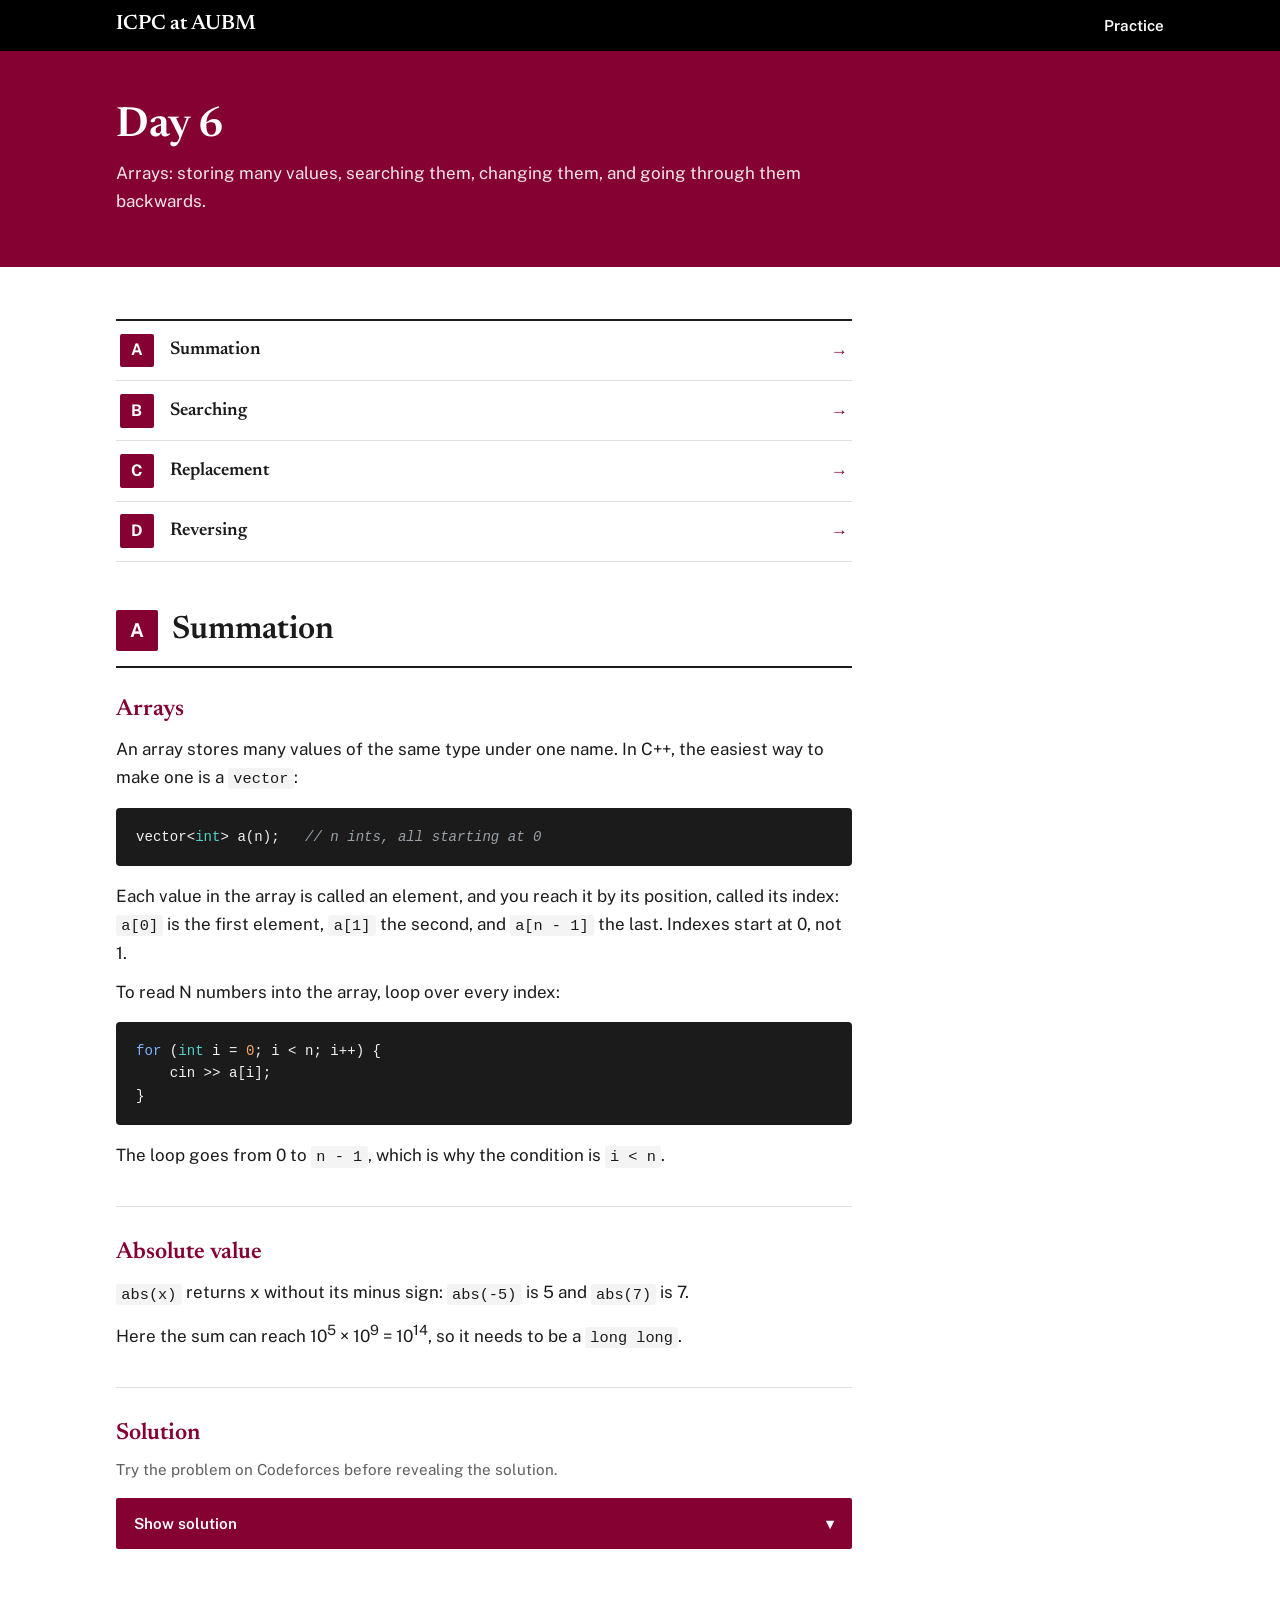
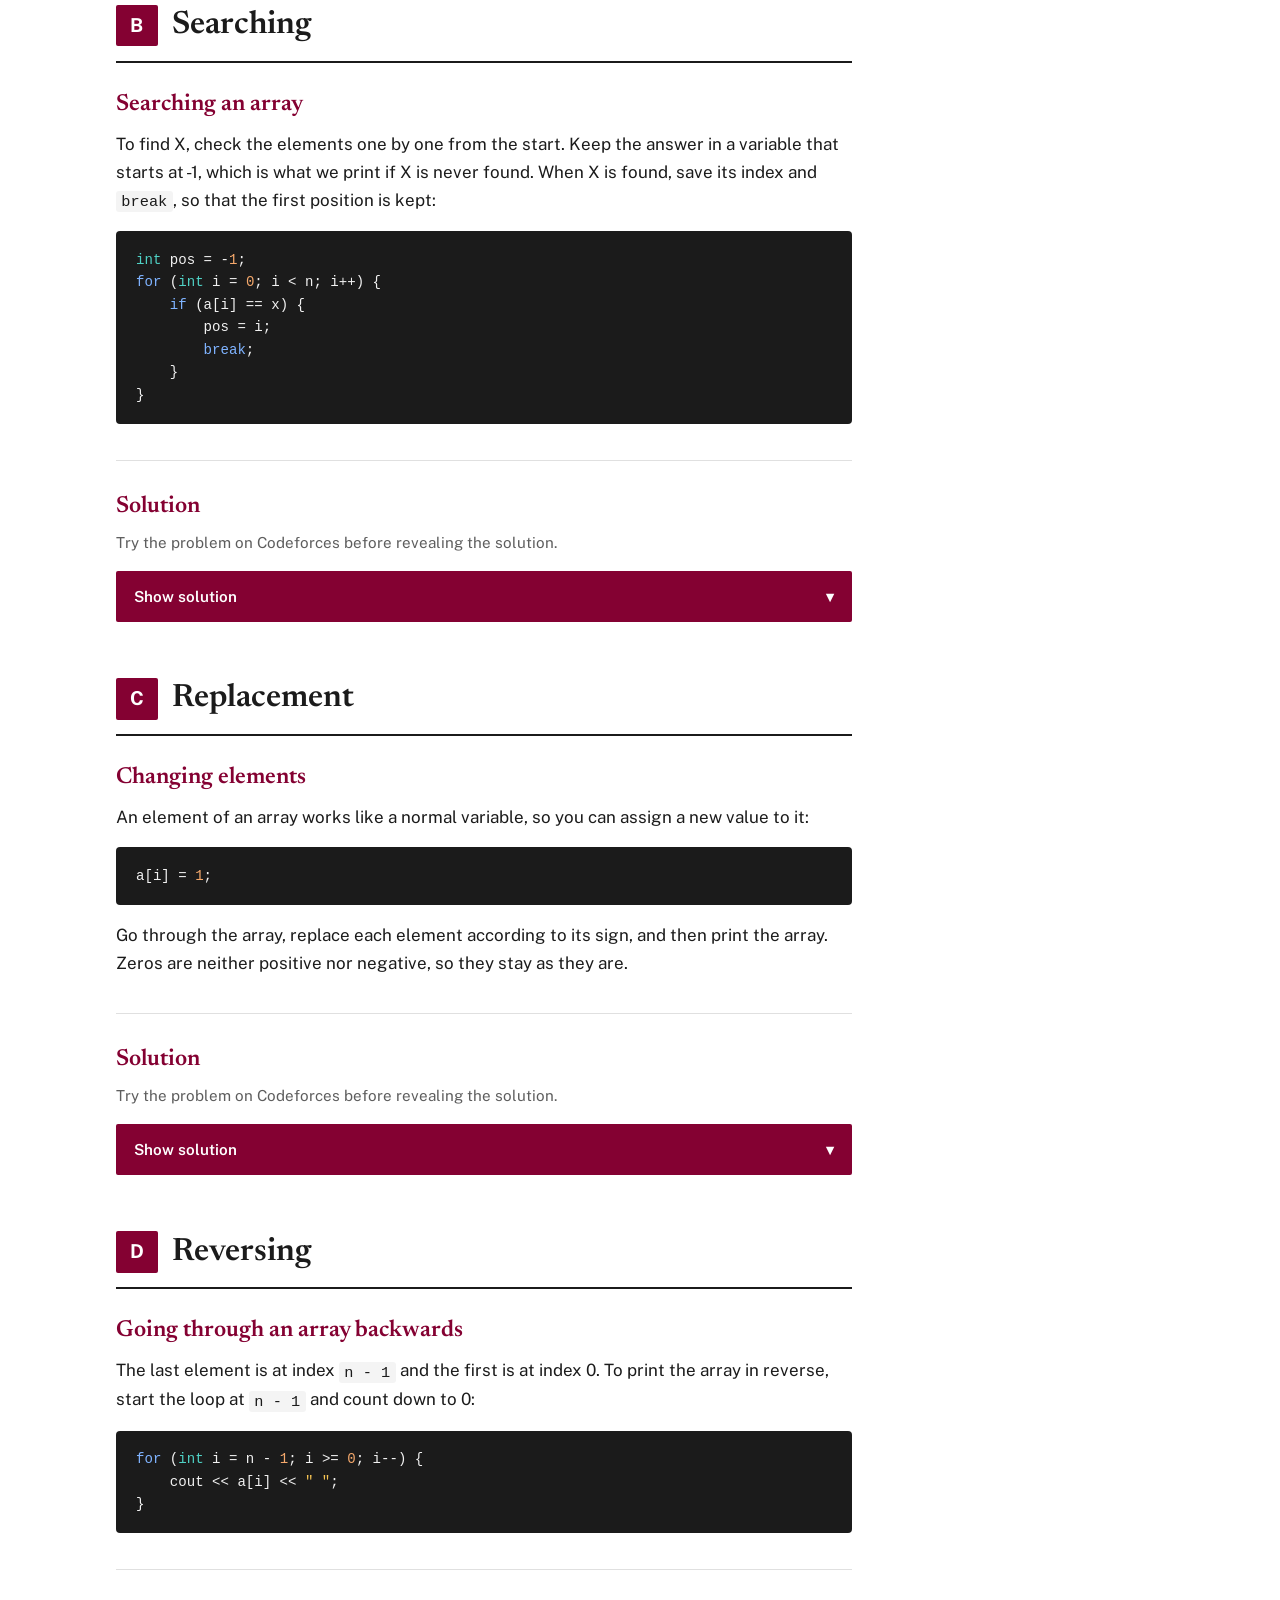
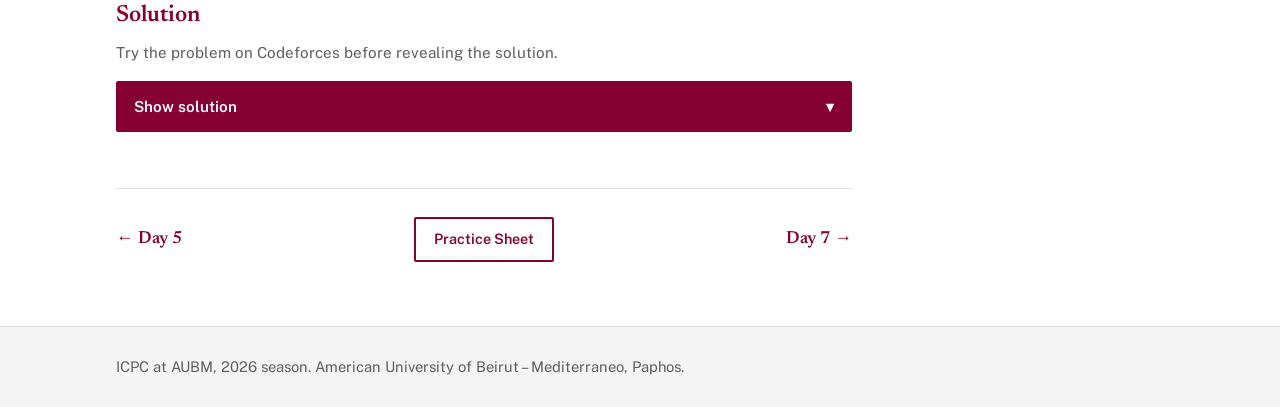
<file: day6.html>
<!doctype html>
<html lang="en">
<head>
<meta charset="utf-8">
<meta name="viewport" content="width=device-width, initial-scale=1">
<meta name="theme-color" content="#000000">
<title>Day 6 - Practice Sheet - ICPC at AUBM</title>
<meta name="description" content="Day 6: arrays, reading and changing elements, searching, and looping backwards in C++.">
<link rel="preconnect" href="https://fonts.googleapis.com">
<link rel="preconnect" href="https://fonts.gstatic.com" crossorigin>
<link href="https://fonts.googleapis.com/css2?family=Newsreader:opsz,wght@6..72,400..700&family=Public+Sans:wght@400..700&display=swap" rel="stylesheet">
<link rel="stylesheet" href="practice.css?v=13">
<script async src="https://www.googletagmanager.com/gtag/js?id=G-N0S48DGS53"></script>
<script>
  window.dataLayer = window.dataLayer || [];
  function gtag(){dataLayer.push(arguments);}
  gtag('js', new Date());
  gtag('config', 'G-N0S48DGS53');
</script>
</head>
<body>

<header class="topbar">
  <div class="topbar-inner">
    <a class="brand" href="index.html#top">ICPC at AUBM</a>
    <nav class="links" aria-label="Sections">
      <a class="current" href="practice.html" aria-current="page">Practice</a>
    </nav>
  </div>
</header>

<main>
  <section class="hero">
    <div class="wrap">
      <h1>Day 6</h1>
      <p>Arrays: storing many values, searching them, changing them, and going through them backwards.</p>
    </div>
  </section>

  <div class="wrap content">
    <ol class="problem-list">
      <li><a href="#A"><span class="letter">A</span><span class="pname">Summation</span><span class="go" aria-hidden="true">&rarr;</span></a></li>
      <li><a href="#B"><span class="letter">B</span><span class="pname">Searching</span><span class="go" aria-hidden="true">&rarr;</span></a></li>
      <li><a href="#C"><span class="letter">C</span><span class="pname">Replacement</span><span class="go" aria-hidden="true">&rarr;</span></a></li>
      <li><a href="#D"><span class="letter">D</span><span class="pname">Reversing</span><span class="go" aria-hidden="true">&rarr;</span></a></li>
    </ol>

    <section class="problem" id="A">
      <header class="problem-head">
        <span class="letter">A</span>
        <h2>Summation</h2>
      </header>
      <div class="problem-body">
        <div class="lesson">
          <div class="prose">
            <h3 class="concept-title">Arrays</h3>
            <p>An array stores many values of the same type under one name. In C++, the easiest way to make one is a <code>vector</code>:</p>
          </div>
          <div class="code-wrap">
            <pre class="code"><code>vector&lt;<span class="ty">int</span>&gt; a(n);   <span class="com">// n ints, all starting at 0</span></code></pre>
          </div>
          <div class="prose">
            <p>Each value in the array is called an element, and you reach it by its position, called its index: <code>a[0]</code> is the first element, <code>a[1]</code> the second, and <code>a[n - 1]</code> the last. Indexes start at 0, not 1.</p>
            <p>To read N numbers into the array, loop over every index:</p>
          </div>
          <div class="code-wrap">
            <pre class="code"><code><span class="kw">for</span> (<span class="ty">int</span> i = <span class="num-l">0</span>; i &lt; n; i++) {
    cin &gt;&gt; a[i];
}</code></pre>
          </div>
          <div class="prose">
            <p>The loop goes from 0 to <code>n - 1</code>, which is why the condition is <code>i &lt; n</code>.</p>
          </div>
        </div>

        <div class="lesson">
          <div class="prose">
            <h3 class="concept-title">Absolute value</h3>
            <p><code>abs(x)</code> returns x without its minus sign: <code>abs(-5)</code> is 5 and <code>abs(7)</code> is 7.</p>
            <p>Here the sum can reach 10<sup>5</sup> &times; 10<sup>9</sup> = 10<sup>14</sup>, so it needs to be a <code>long long</code>.</p>
          </div>
        </div>

        <div class="solution">
          <h3 class="concept-title">Solution</h3>
          <p class="sol-note">Try the problem on Codeforces before revealing the solution.</p>
          <button class="reveal-btn" type="button" data-target="sol-a" aria-controls="sol-a">
            <span class="label">Show solution</span><span class="chev" aria-hidden="true">&#9662;</span>
          </button>
          <div class="solution-body" id="sol-a" hidden>
            <div class="code-wrap">
              <button class="copy-btn" type="button">Copy</button>
              <pre class="code"><code><span class="kw">#include</span> &lt;bits/stdc++.h&gt;
<span class="kw">using</span> <span class="kw">namespace</span> std;

<span class="ty">int</span> <span class="fn">main</span>() {
    <span class="ty">int</span> n;
    cin &gt;&gt; n;
    vector&lt;<span class="ty">int</span>&gt; a(n);
    <span class="kw">for</span> (<span class="ty">int</span> i = <span class="num-l">0</span>; i &lt; n; i++) {
        cin &gt;&gt; a[i];
    }

    <span class="ty">long</span> <span class="ty">long</span> sum = <span class="num-l">0</span>;
    <span class="kw">for</span> (<span class="ty">int</span> i = <span class="num-l">0</span>; i &lt; n; i++) {
        sum += a[i];
    }
    cout &lt;&lt; abs(sum) &lt;&lt; <span class="str">"\n"</span>;
    <span class="kw">return</span> <span class="num-l">0</span>;
}</code></pre>
            </div>
            <p class="sol-note" style="margin-top:.9rem">Read the array, add up its elements in a <code>long long</code>, and print the absolute value of the sum.</p>
          </div>
        </div>
      </div>
    </section>

    <section class="problem" id="B">
      <header class="problem-head">
        <span class="letter">B</span>
        <h2>Searching</h2>
      </header>
      <div class="problem-body">
        <div class="lesson">
          <div class="prose">
            <h3 class="concept-title">Searching an array</h3>
            <p>To find X, check the elements one by one from the start. Keep the answer in a variable that starts at -1, which is what we print if X is never found. When X is found, save its index and <code>break</code>, so that the first position is kept:</p>
          </div>
          <div class="code-wrap">
            <pre class="code"><code><span class="ty">int</span> pos = -<span class="num-l">1</span>;
<span class="kw">for</span> (<span class="ty">int</span> i = <span class="num-l">0</span>; i &lt; n; i++) {
    <span class="kw">if</span> (a[i] == x) {
        pos = i;
        <span class="kw">break</span>;
    }
}</code></pre>
          </div>
        </div>

        <div class="solution">
          <h3 class="concept-title">Solution</h3>
          <p class="sol-note">Try the problem on Codeforces before revealing the solution.</p>
          <button class="reveal-btn" type="button" data-target="sol-b" aria-controls="sol-b">
            <span class="label">Show solution</span><span class="chev" aria-hidden="true">&#9662;</span>
          </button>
          <div class="solution-body" id="sol-b" hidden>
            <div class="code-wrap">
              <button class="copy-btn" type="button">Copy</button>
              <pre class="code"><code><span class="kw">#include</span> &lt;bits/stdc++.h&gt;
<span class="kw">using</span> <span class="kw">namespace</span> std;

<span class="ty">int</span> <span class="fn">main</span>() {
    <span class="ty">int</span> n;
    cin &gt;&gt; n;
    vector&lt;<span class="ty">int</span>&gt; a(n);
    <span class="kw">for</span> (<span class="ty">int</span> i = <span class="num-l">0</span>; i &lt; n; i++) {
        cin &gt;&gt; a[i];
    }
    <span class="ty">int</span> x;
    cin &gt;&gt; x;

    <span class="ty">int</span> pos = -<span class="num-l">1</span>;
    <span class="kw">for</span> (<span class="ty">int</span> i = <span class="num-l">0</span>; i &lt; n; i++) {
        <span class="kw">if</span> (a[i] == x) {
            pos = i;
            <span class="kw">break</span>;
        }
    }
    cout &lt;&lt; pos &lt;&lt; <span class="str">"\n"</span>;
    <span class="kw">return</span> <span class="num-l">0</span>;
}</code></pre>
            </div>
            <p class="sol-note" style="margin-top:.9rem">Go through the array from the start and stop at the first element equal to X. If none is found, <code>pos</code> stays -1.</p>
          </div>
        </div>
      </div>
    </section>

    <section class="problem" id="C">
      <header class="problem-head">
        <span class="letter">C</span>
        <h2>Replacement</h2>
      </header>
      <div class="problem-body">
        <div class="lesson">
          <div class="prose">
            <h3 class="concept-title">Changing elements</h3>
            <p>An element of an array works like a normal variable, so you can assign a new value to it:</p>
          </div>
          <div class="code-wrap">
            <pre class="code"><code>a[i] = <span class="num-l">1</span>;</code></pre>
          </div>
          <div class="prose">
            <p>Go through the array, replace each element according to its sign, and then print the array. Zeros are neither positive nor negative, so they stay as they are.</p>
          </div>
        </div>

        <div class="solution">
          <h3 class="concept-title">Solution</h3>
          <p class="sol-note">Try the problem on Codeforces before revealing the solution.</p>
          <button class="reveal-btn" type="button" data-target="sol-c" aria-controls="sol-c">
            <span class="label">Show solution</span><span class="chev" aria-hidden="true">&#9662;</span>
          </button>
          <div class="solution-body" id="sol-c" hidden>
            <div class="code-wrap">
              <button class="copy-btn" type="button">Copy</button>
              <pre class="code"><code><span class="kw">#include</span> &lt;bits/stdc++.h&gt;
<span class="kw">using</span> <span class="kw">namespace</span> std;

<span class="ty">int</span> <span class="fn">main</span>() {
    <span class="ty">int</span> n;
    cin &gt;&gt; n;
    vector&lt;<span class="ty">int</span>&gt; a(n);
    <span class="kw">for</span> (<span class="ty">int</span> i = <span class="num-l">0</span>; i &lt; n; i++) {
        cin &gt;&gt; a[i];
    }

    <span class="kw">for</span> (<span class="ty">int</span> i = <span class="num-l">0</span>; i &lt; n; i++) {
        <span class="kw">if</span> (a[i] &gt; <span class="num-l">0</span>) a[i] = <span class="num-l">1</span>;
        <span class="kw">else</span> <span class="kw">if</span> (a[i] &lt; <span class="num-l">0</span>) a[i] = <span class="num-l">2</span>;
    }

    <span class="kw">for</span> (<span class="ty">int</span> i = <span class="num-l">0</span>; i &lt; n; i++) {
        cout &lt;&lt; a[i] &lt;&lt; <span class="str">" "</span>;
    }
    cout &lt;&lt; <span class="str">"\n"</span>;
    <span class="kw">return</span> <span class="num-l">0</span>;
}</code></pre>
            </div>
            <p class="sol-note" style="margin-top:.9rem">Replace positive elements with 1 and negative elements with 2, leave zeros alone, then print the array.</p>
          </div>
        </div>
      </div>
    </section>

    <section class="problem" id="D">
      <header class="problem-head">
        <span class="letter">D</span>
        <h2>Reversing</h2>
      </header>
      <div class="problem-body">
        <div class="lesson">
          <div class="prose">
            <h3 class="concept-title">Going through an array backwards</h3>
            <p>The last element is at index <code>n - 1</code> and the first is at index 0. To print the array in reverse, start the loop at <code>n - 1</code> and count down to 0:</p>
          </div>
          <div class="code-wrap">
            <pre class="code"><code><span class="kw">for</span> (<span class="ty">int</span> i = n - <span class="num-l">1</span>; i &gt;= <span class="num-l">0</span>; i--) {
    cout &lt;&lt; a[i] &lt;&lt; <span class="str">" "</span>;
}</code></pre>
          </div>
        </div>

        <div class="solution">
          <h3 class="concept-title">Solution</h3>
          <p class="sol-note">Try the problem on Codeforces before revealing the solution.</p>
          <button class="reveal-btn" type="button" data-target="sol-d" aria-controls="sol-d">
            <span class="label">Show solution</span><span class="chev" aria-hidden="true">&#9662;</span>
          </button>
          <div class="solution-body" id="sol-d" hidden>
            <div class="code-wrap">
              <button class="copy-btn" type="button">Copy</button>
              <pre class="code"><code><span class="kw">#include</span> &lt;bits/stdc++.h&gt;
<span class="kw">using</span> <span class="kw">namespace</span> std;

<span class="ty">int</span> <span class="fn">main</span>() {
    <span class="ty">int</span> n;
    cin &gt;&gt; n;
    vector&lt;<span class="ty">int</span>&gt; a(n);
    <span class="kw">for</span> (<span class="ty">int</span> i = <span class="num-l">0</span>; i &lt; n; i++) {
        cin &gt;&gt; a[i];
    }

    <span class="kw">for</span> (<span class="ty">int</span> i = n - <span class="num-l">1</span>; i &gt;= <span class="num-l">0</span>; i--) {
        cout &lt;&lt; a[i] &lt;&lt; <span class="str">" "</span>;
    }
    cout &lt;&lt; <span class="str">"\n"</span>;
    <span class="kw">return</span> <span class="num-l">0</span>;
}</code></pre>
            </div>
            <p class="sol-note" style="margin-top:.9rem">Read the array, then print it from the last index down to the first.</p>
          </div>
        </div>
      </div>
    </section>

    <nav class="day-nav" aria-label="Day navigation">
      <a class="prev" href="day5.html"><span aria-hidden="true">&larr;</span> Day 5</a>
      <a class="home" href="practice.html">Practice Sheet</a>
      <a class="next" href="day7.html">Day 7 <span aria-hidden="true">&rarr;</span></a>
    </nav>
  </div>
</main>

<footer>
  <div class="wrap">ICPC at AUBM, 2026 season. American University of Beirut &ndash; Mediterraneo, Paphos.</div>
</footer>

<script src="practice.js?v=13"></script>
</body>
</html>
</file>
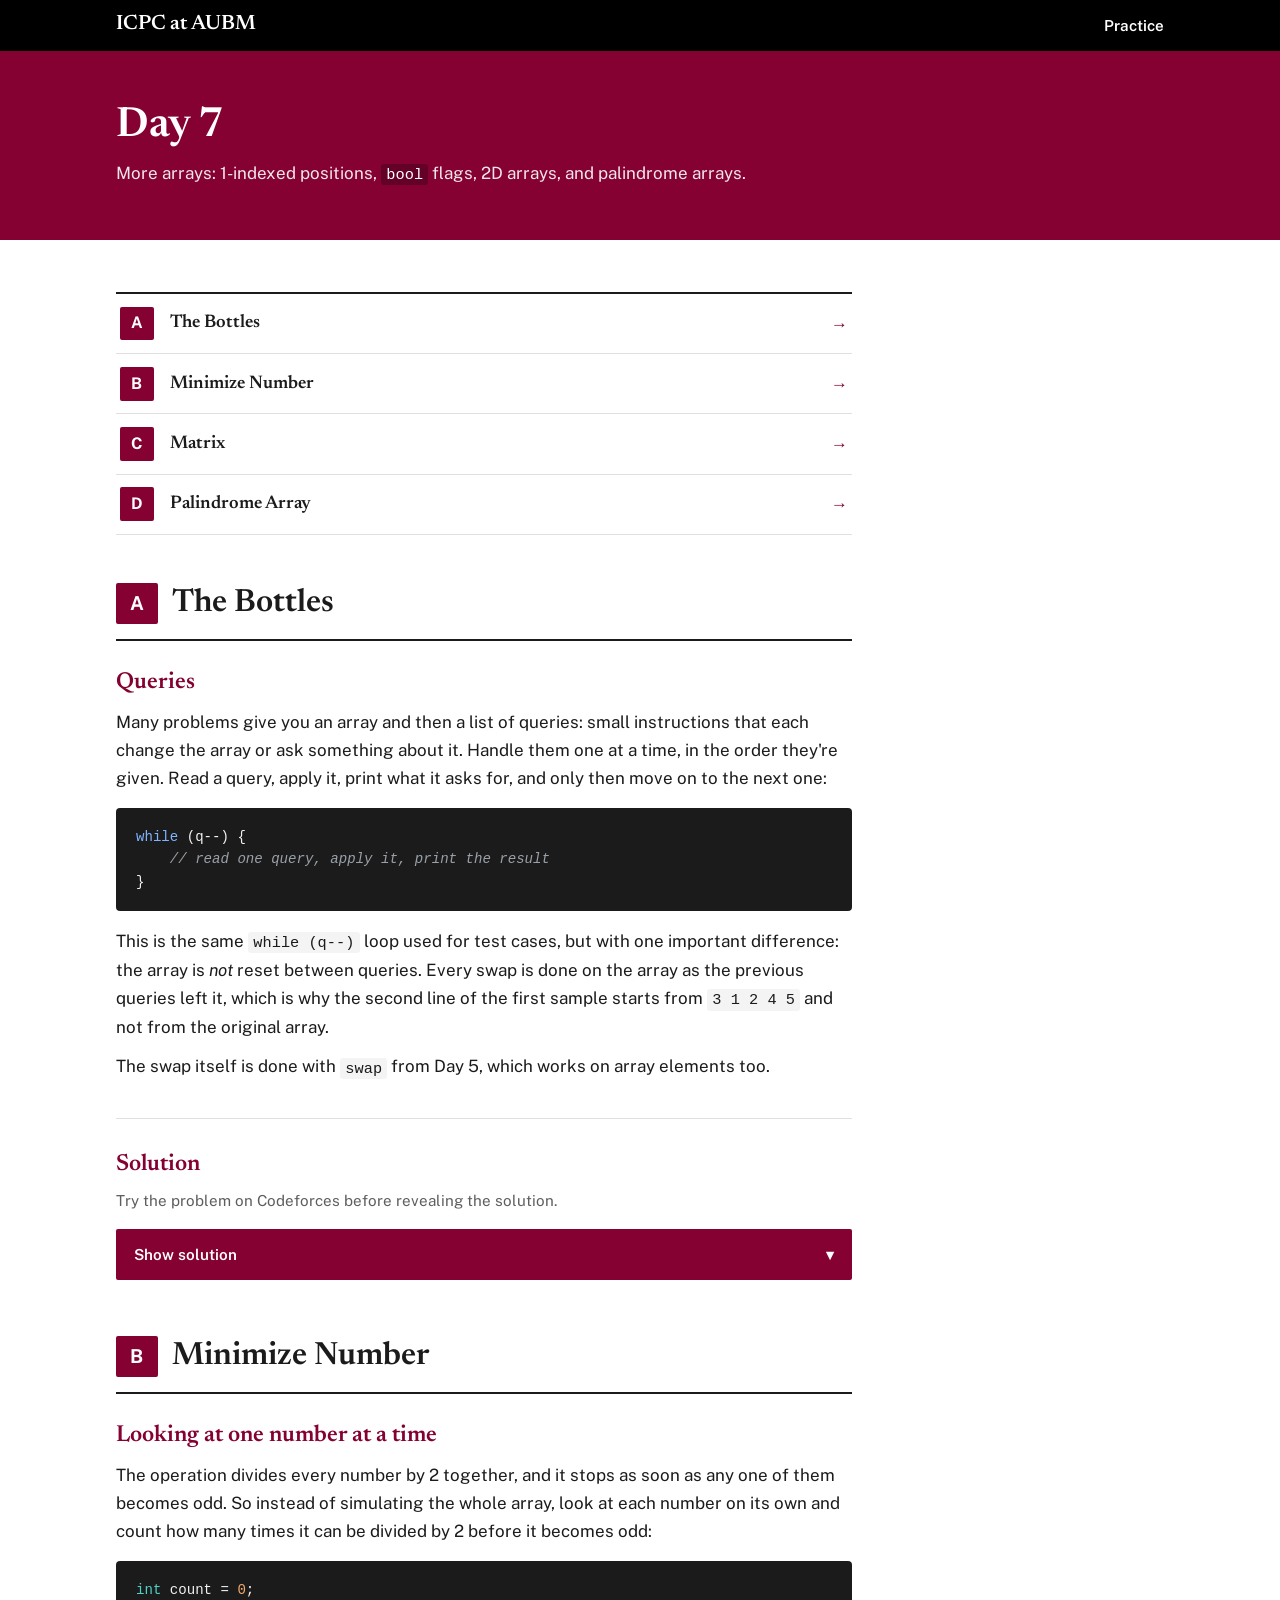
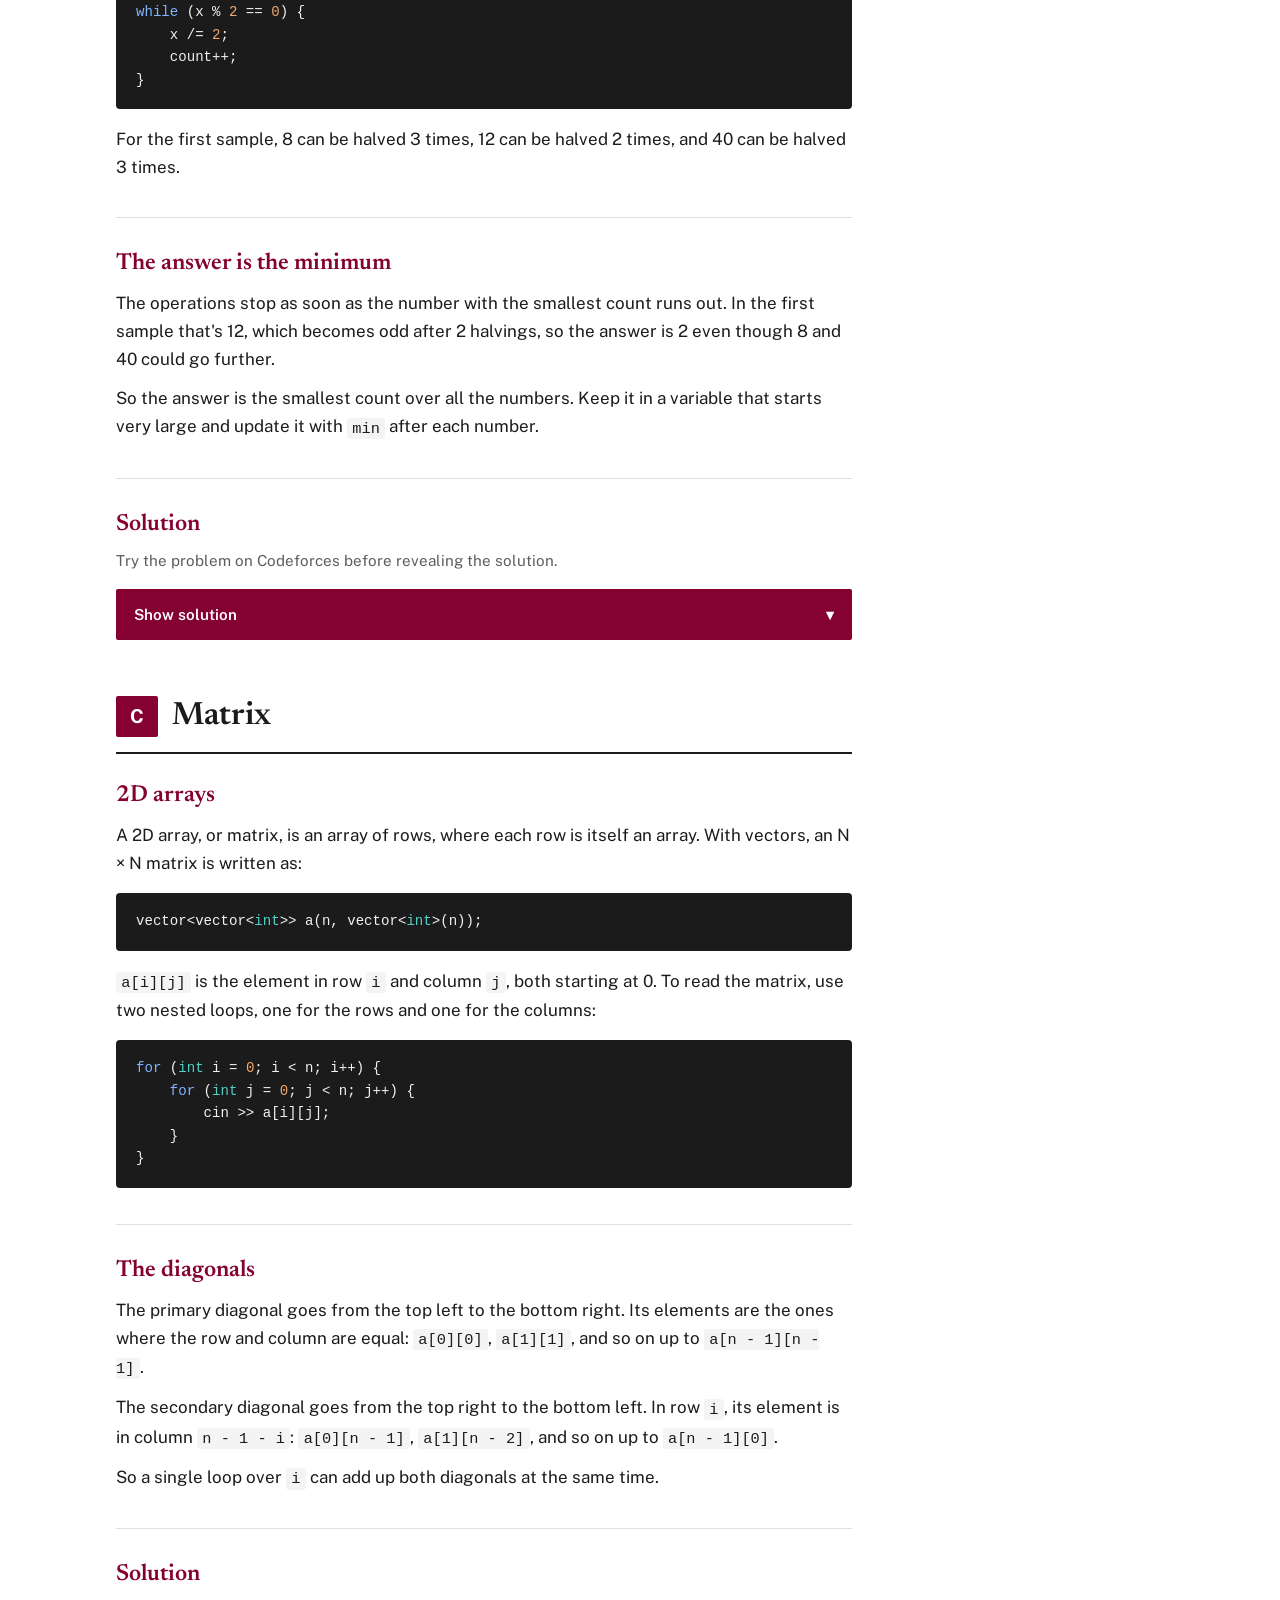
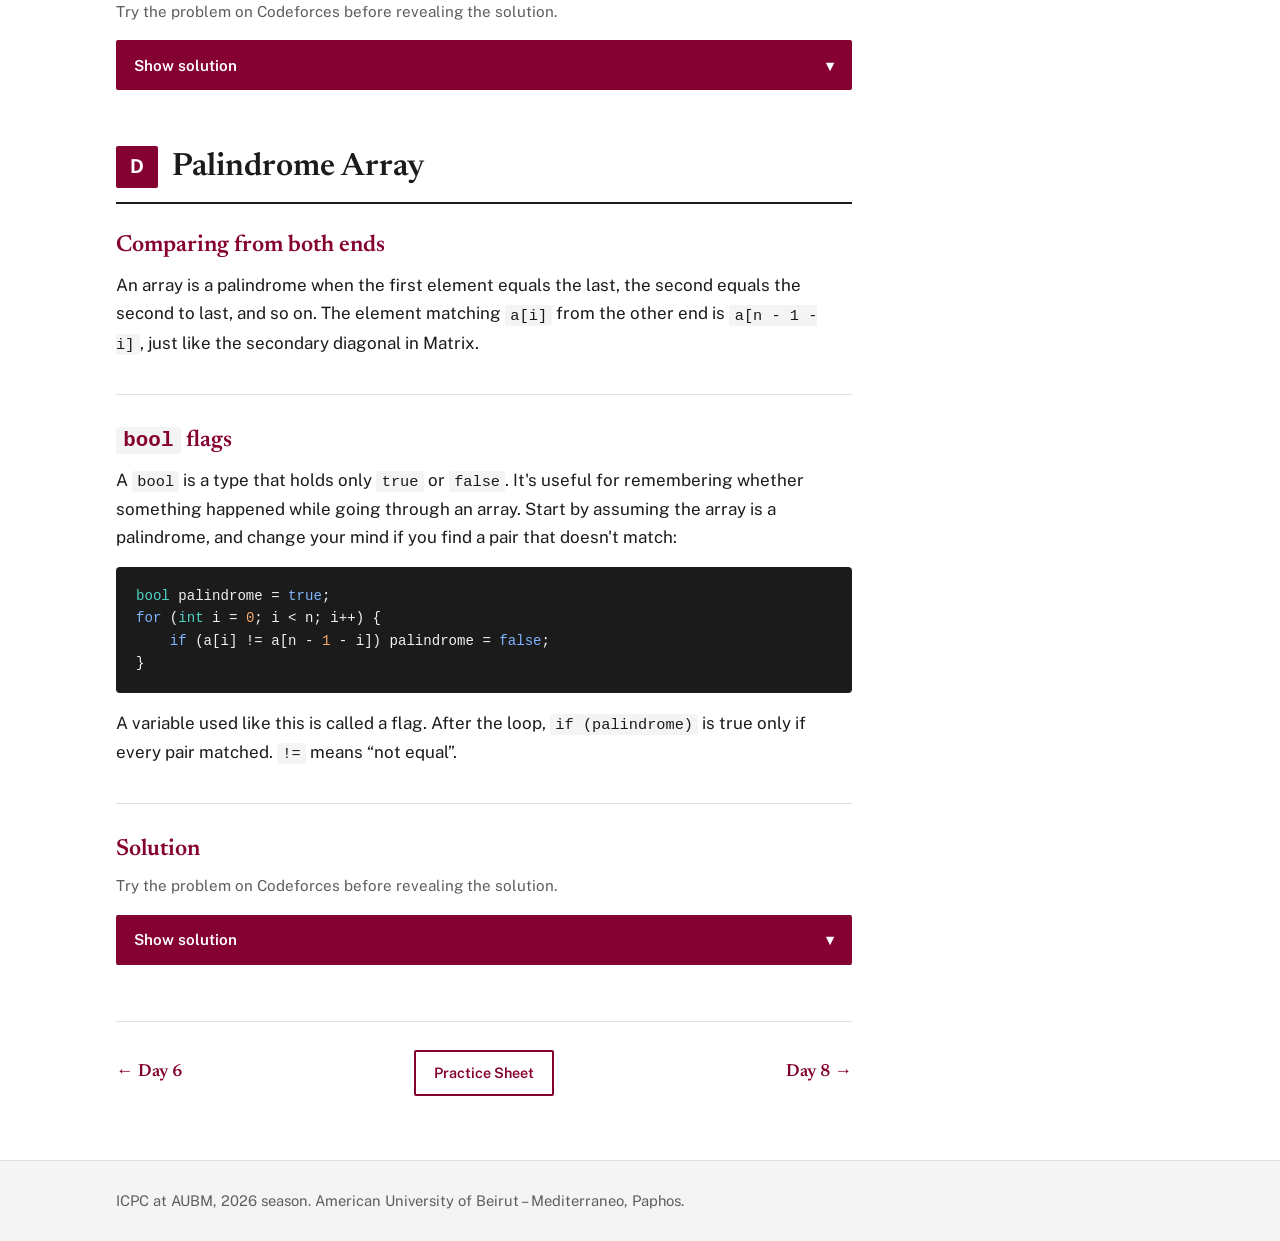
<file: day7.html>
<!doctype html>
<html lang="en">
<head>
<meta charset="utf-8">
<meta name="viewport" content="width=device-width, initial-scale=1">
<meta name="theme-color" content="#000000">
<title>Day 7 - Practice Sheet - ICPC at AUBM</title>
<meta name="description" content="Day 7: 1-indexed positions, bool flags, 2D arrays, and palindrome arrays in C++.">
<link rel="preconnect" href="https://fonts.googleapis.com">
<link rel="preconnect" href="https://fonts.gstatic.com" crossorigin>
<link href="https://fonts.googleapis.com/css2?family=Newsreader:opsz,wght@6..72,400..700&family=Public+Sans:wght@400..700&display=swap" rel="stylesheet">
<link rel="stylesheet" href="practice.css?v=13">
<script async src="https://www.googletagmanager.com/gtag/js?id=G-N0S48DGS53"></script>
<script>
  window.dataLayer = window.dataLayer || [];
  function gtag(){dataLayer.push(arguments);}
  gtag('js', new Date());
  gtag('config', 'G-N0S48DGS53');
</script>
</head>
<body>

<header class="topbar">
  <div class="topbar-inner">
    <a class="brand" href="index.html#top">ICPC at AUBM</a>
    <nav class="links" aria-label="Sections">
      <a class="current" href="practice.html" aria-current="page">Practice</a>
    </nav>
  </div>
</header>

<main>
  <section class="hero">
    <div class="wrap">
      <h1>Day 7</h1>
      <p>More arrays: 1-indexed positions, <code>bool</code> flags, 2D arrays, and palindrome arrays.</p>
    </div>
  </section>

  <div class="wrap content">
    <ol class="problem-list">
      <li><a href="#A"><span class="letter">A</span><span class="pname">The Bottles</span><span class="go" aria-hidden="true">&rarr;</span></a></li>
      <li><a href="#B"><span class="letter">B</span><span class="pname">Minimize Number</span><span class="go" aria-hidden="true">&rarr;</span></a></li>
      <li><a href="#C"><span class="letter">C</span><span class="pname">Matrix</span><span class="go" aria-hidden="true">&rarr;</span></a></li>
      <li><a href="#D"><span class="letter">D</span><span class="pname">Palindrome Array</span><span class="go" aria-hidden="true">&rarr;</span></a></li>
    </ol>

    <section class="problem" id="A">
      <header class="problem-head">
        <span class="letter">A</span>
        <h2>The Bottles</h2>
      </header>
      <div class="problem-body">
        <div class="lesson">
          <div class="prose">
            <h3 class="concept-title">Queries</h3>
            <p>Many problems give you an array and then a list of queries: small instructions that each change the array or ask something about it. Handle them one at a time, in the order they're given. Read a query, apply it, print what it asks for, and only then move on to the next one:</p>
          </div>
          <div class="code-wrap">
            <pre class="code"><code><span class="kw">while</span> (q--) {
    <span class="com">// read one query, apply it, print the result</span>
}</code></pre>
          </div>
          <div class="prose">
            <p>This is the same <code>while (q--)</code> loop used for test cases, but with one important difference: the array is <em>not</em> reset between queries. Every swap is done on the array as the previous queries left it, which is why the second line of the first sample starts from <code>3 1 2 4 5</code> and not from the original array.</p>
            <p>The swap itself is done with <code>swap</code> from Day 5, which works on array elements too.</p>
          </div>
        </div>

        <div class="solution">
          <h3 class="concept-title">Solution</h3>
          <p class="sol-note">Try the problem on Codeforces before revealing the solution.</p>
          <button class="reveal-btn" type="button" data-target="sol-a" aria-controls="sol-a">
            <span class="label">Show solution</span><span class="chev" aria-hidden="true">&#9662;</span>
          </button>
          <div class="solution-body" id="sol-a" hidden>
            <div class="code-wrap">
              <button class="copy-btn" type="button">Copy</button>
              <pre class="code"><code><span class="kw">#include</span> &lt;bits/stdc++.h&gt;
<span class="kw">using</span> <span class="kw">namespace</span> std;

<span class="ty">int</span> <span class="fn">main</span>() {
    <span class="ty">int</span> n, q;
    cin &gt;&gt; n &gt;&gt; q;
    vector&lt;<span class="ty">int</span>&gt; a(n);
    <span class="kw">for</span> (<span class="ty">int</span> i = <span class="num-l">0</span>; i &lt; n; i++) {
        cin &gt;&gt; a[i];
    }

    <span class="kw">while</span> (q--) {
        <span class="ty">int</span> x, y;
        cin &gt;&gt; x &gt;&gt; y;
        swap(a[x - <span class="num-l">1</span>], a[y - <span class="num-l">1</span>]);
        <span class="kw">for</span> (<span class="ty">int</span> i = <span class="num-l">0</span>; i &lt; n; i++) {
            cout &lt;&lt; a[i] &lt;&lt; <span class="str">" "</span>;
        }
        cout &lt;&lt; <span class="str">"\n"</span>;
    }
    <span class="kw">return</span> <span class="num-l">0</span>;
}</code></pre>
            </div>
            <p class="sol-note" style="margin-top:.9rem">For each query, swap the two bottles, then print the whole array.</p>
          </div>
        </div>
      </div>
    </section>

    <section class="problem" id="B">
      <header class="problem-head">
        <span class="letter">B</span>
        <h2>Minimize Number</h2>
      </header>
      <div class="problem-body">
        <div class="lesson">
          <div class="prose">
            <h3 class="concept-title">Looking at one number at a time</h3>
            <p>The operation divides every number by 2 together, and it stops as soon as any one of them becomes odd. So instead of simulating the whole array, look at each number on its own and count how many times it can be divided by 2 before it becomes odd:</p>
          </div>
          <div class="code-wrap">
            <pre class="code"><code><span class="ty">int</span> count = <span class="num-l">0</span>;
<span class="kw">while</span> (x % <span class="num-l">2</span> == <span class="num-l">0</span>) {
    x /= <span class="num-l">2</span>;
    count++;
}</code></pre>
          </div>
          <div class="prose">
            <p>For the first sample, 8 can be halved 3 times, 12 can be halved 2 times, and 40 can be halved 3 times.</p>
          </div>
        </div>

        <div class="lesson">
          <div class="prose">
            <h3 class="concept-title">The answer is the minimum</h3>
            <p>The operations stop as soon as the number with the smallest count runs out. In the first sample that's 12, which becomes odd after 2 halvings, so the answer is 2 even though 8 and 40 could go further.</p>
            <p>So the answer is the smallest count over all the numbers. Keep it in a variable that starts very large and update it with <code>min</code> after each number.</p>
          </div>
        </div>

        <div class="solution">
          <h3 class="concept-title">Solution</h3>
          <p class="sol-note">Try the problem on Codeforces before revealing the solution.</p>
          <button class="reveal-btn" type="button" data-target="sol-b" aria-controls="sol-b">
            <span class="label">Show solution</span><span class="chev" aria-hidden="true">&#9662;</span>
          </button>
          <div class="solution-body" id="sol-b" hidden>
            <div class="code-wrap">
              <button class="copy-btn" type="button">Copy</button>
              <pre class="code"><code><span class="kw">#include</span> &lt;bits/stdc++.h&gt;
<span class="kw">using</span> <span class="kw">namespace</span> std;

<span class="ty">int</span> <span class="fn">main</span>() {
    <span class="ty">int</span> n;
    cin &gt;&gt; n;
    vector&lt;<span class="ty">int</span>&gt; a(n);
    <span class="kw">for</span> (<span class="ty">int</span> i = <span class="num-l">0</span>; i &lt; n; i++) {
        cin &gt;&gt; a[i];
    }

    <span class="ty">int</span> ans = <span class="num-l">100</span>;
    <span class="kw">for</span> (<span class="ty">int</span> i = <span class="num-l">0</span>; i &lt; n; i++) {
        <span class="ty">int</span> count = <span class="num-l">0</span>;
        <span class="kw">while</span> (a[i] % <span class="num-l">2</span> == <span class="num-l">0</span>) {
            a[i] /= <span class="num-l">2</span>;
            count++;
        }
        ans = min(ans, count);
    }
    cout &lt;&lt; ans &lt;&lt; <span class="str">"\n"</span>;
    <span class="kw">return</span> <span class="num-l">0</span>;
}</code></pre>
            </div>
            <p class="sol-note" style="margin-top:.9rem">Count how many times each number can be halved and print the smallest count. <code>ans</code> starts at 100, which is bigger than any possible count (a number up to 10<sup>9</sup> can be halved at most 29 times).</p>
          </div>
        </div>
      </div>
    </section>

    <section class="problem" id="C">
      <header class="problem-head">
        <span class="letter">C</span>
        <h2>Matrix</h2>
      </header>
      <div class="problem-body">
        <div class="lesson">
          <div class="prose">
            <h3 class="concept-title">2D arrays</h3>
            <p>A 2D array, or matrix, is an array of rows, where each row is itself an array. With vectors, an N &times; N matrix is written as:</p>
          </div>
          <div class="code-wrap">
            <pre class="code"><code>vector&lt;vector&lt;<span class="ty">int</span>&gt;&gt; a(n, vector&lt;<span class="ty">int</span>&gt;(n));</code></pre>
          </div>
          <div class="prose">
            <p><code>a[i][j]</code> is the element in row <code>i</code> and column <code>j</code>, both starting at 0. To read the matrix, use two nested loops, one for the rows and one for the columns:</p>
          </div>
          <div class="code-wrap">
            <pre class="code"><code><span class="kw">for</span> (<span class="ty">int</span> i = <span class="num-l">0</span>; i &lt; n; i++) {
    <span class="kw">for</span> (<span class="ty">int</span> j = <span class="num-l">0</span>; j &lt; n; j++) {
        cin &gt;&gt; a[i][j];
    }
}</code></pre>
          </div>
        </div>

        <div class="lesson">
          <div class="prose">
            <h3 class="concept-title">The diagonals</h3>
            <p>The primary diagonal goes from the top left to the bottom right. Its elements are the ones where the row and column are equal: <code>a[0][0]</code>, <code>a[1][1]</code>, and so on up to <code>a[n - 1][n - 1]</code>.</p>
            <p>The secondary diagonal goes from the top right to the bottom left. In row <code>i</code>, its element is in column <code>n - 1 - i</code>: <code>a[0][n - 1]</code>, <code>a[1][n - 2]</code>, and so on up to <code>a[n - 1][0]</code>.</p>
            <p>So a single loop over <code>i</code> can add up both diagonals at the same time.</p>
          </div>
        </div>

        <div class="solution">
          <h3 class="concept-title">Solution</h3>
          <p class="sol-note">Try the problem on Codeforces before revealing the solution.</p>
          <button class="reveal-btn" type="button" data-target="sol-c" aria-controls="sol-c">
            <span class="label">Show solution</span><span class="chev" aria-hidden="true">&#9662;</span>
          </button>
          <div class="solution-body" id="sol-c" hidden>
            <div class="code-wrap">
              <button class="copy-btn" type="button">Copy</button>
              <pre class="code"><code><span class="kw">#include</span> &lt;bits/stdc++.h&gt;
<span class="kw">using</span> <span class="kw">namespace</span> std;

<span class="ty">int</span> <span class="fn">main</span>() {
    <span class="ty">int</span> n;
    cin &gt;&gt; n;
    vector&lt;vector&lt;<span class="ty">int</span>&gt;&gt; a(n, vector&lt;<span class="ty">int</span>&gt;(n));
    <span class="kw">for</span> (<span class="ty">int</span> i = <span class="num-l">0</span>; i &lt; n; i++) {
        <span class="kw">for</span> (<span class="ty">int</span> j = <span class="num-l">0</span>; j &lt; n; j++) {
            cin &gt;&gt; a[i][j];
        }
    }

    <span class="ty">int</span> primary = <span class="num-l">0</span>, secondary = <span class="num-l">0</span>;
    <span class="kw">for</span> (<span class="ty">int</span> i = <span class="num-l">0</span>; i &lt; n; i++) {
        primary += a[i][i];
        secondary += a[i][n - <span class="num-l">1</span> - i];
    }
    cout &lt;&lt; abs(primary - secondary) &lt;&lt; <span class="str">"\n"</span>;
    <span class="kw">return</span> <span class="num-l">0</span>;
}</code></pre>
            </div>
            <p class="sol-note" style="margin-top:.9rem">Add up <code>a[i][i]</code> and <code>a[i][n - 1 - i]</code> for every row, then print the absolute difference of the two sums.</p>
          </div>
        </div>
      </div>
    </section>

    <section class="problem" id="D">
      <header class="problem-head">
        <span class="letter">D</span>
        <h2>Palindrome Array</h2>
      </header>
      <div class="problem-body">
        <div class="lesson">
          <div class="prose">
            <h3 class="concept-title">Comparing from both ends</h3>
            <p>An array is a palindrome when the first element equals the last, the second equals the second to last, and so on. The element matching <code>a[i]</code> from the other end is <code>a[n - 1 - i]</code>, just like the secondary diagonal in Matrix.</p>
          </div>
        </div>

        <div class="lesson">
          <div class="prose">
            <h3 class="concept-title"><code>bool</code> flags</h3>
            <p>A <code>bool</code> is a type that holds only <code>true</code> or <code>false</code>. It's useful for remembering whether something happened while going through an array. Start by assuming the array is a palindrome, and change your mind if you find a pair that doesn't match:</p>
          </div>
          <div class="code-wrap">
            <pre class="code"><code><span class="ty">bool</span> palindrome = <span class="kw">true</span>;
<span class="kw">for</span> (<span class="ty">int</span> i = <span class="num-l">0</span>; i &lt; n; i++) {
    <span class="kw">if</span> (a[i] != a[n - <span class="num-l">1</span> - i]) palindrome = <span class="kw">false</span>;
}</code></pre>
          </div>
          <div class="prose">
            <p>A variable used like this is called a flag. After the loop, <code>if (palindrome)</code> is true only if every pair matched. <code>!=</code> means &ldquo;not equal&rdquo;.</p>
          </div>
        </div>

        <div class="solution">
          <h3 class="concept-title">Solution</h3>
          <p class="sol-note">Try the problem on Codeforces before revealing the solution.</p>
          <button class="reveal-btn" type="button" data-target="sol-d" aria-controls="sol-d">
            <span class="label">Show solution</span><span class="chev" aria-hidden="true">&#9662;</span>
          </button>
          <div class="solution-body" id="sol-d" hidden>
            <div class="code-wrap">
              <button class="copy-btn" type="button">Copy</button>
              <pre class="code"><code><span class="kw">#include</span> &lt;bits/stdc++.h&gt;
<span class="kw">using</span> <span class="kw">namespace</span> std;

<span class="ty">int</span> <span class="fn">main</span>() {
    <span class="ty">int</span> n;
    cin &gt;&gt; n;
    vector&lt;<span class="ty">int</span>&gt; a(n);
    <span class="kw">for</span> (<span class="ty">int</span> i = <span class="num-l">0</span>; i &lt; n; i++) {
        cin &gt;&gt; a[i];
    }

    <span class="ty">bool</span> palindrome = <span class="kw">true</span>;
    <span class="kw">for</span> (<span class="ty">int</span> i = <span class="num-l">0</span>; i &lt; n; i++) {
        <span class="kw">if</span> (a[i] != a[n - <span class="num-l">1</span> - i]) palindrome = <span class="kw">false</span>;
    }

    <span class="kw">if</span> (palindrome) cout &lt;&lt; <span class="str">"YES"</span> &lt;&lt; <span class="str">"\n"</span>;
    <span class="kw">else</span> cout &lt;&lt; <span class="str">"NO"</span> &lt;&lt; <span class="str">"\n"</span>;
    <span class="kw">return</span> <span class="num-l">0</span>;
}</code></pre>
            </div>
            <p class="sol-note" style="margin-top:.9rem">Compare every element with the one at the same distance from the other end. If any pair differs, the array is not a palindrome.</p>
          </div>
        </div>
      </div>
    </section>

    <nav class="day-nav" aria-label="Day navigation">
      <a class="prev" href="day6.html"><span aria-hidden="true">&larr;</span> Day 6</a>
      <a class="home" href="practice.html">Practice Sheet</a>
      <a class="next" href="day8.html">Day 8 <span aria-hidden="true">&rarr;</span></a>
    </nav>
  </div>
</main>

<footer>
  <div class="wrap">ICPC at AUBM, 2026 season. American University of Beirut &ndash; Mediterraneo, Paphos.</div>
</footer>

<script src="practice.js?v=13"></script>
</body>
</html>
</file>
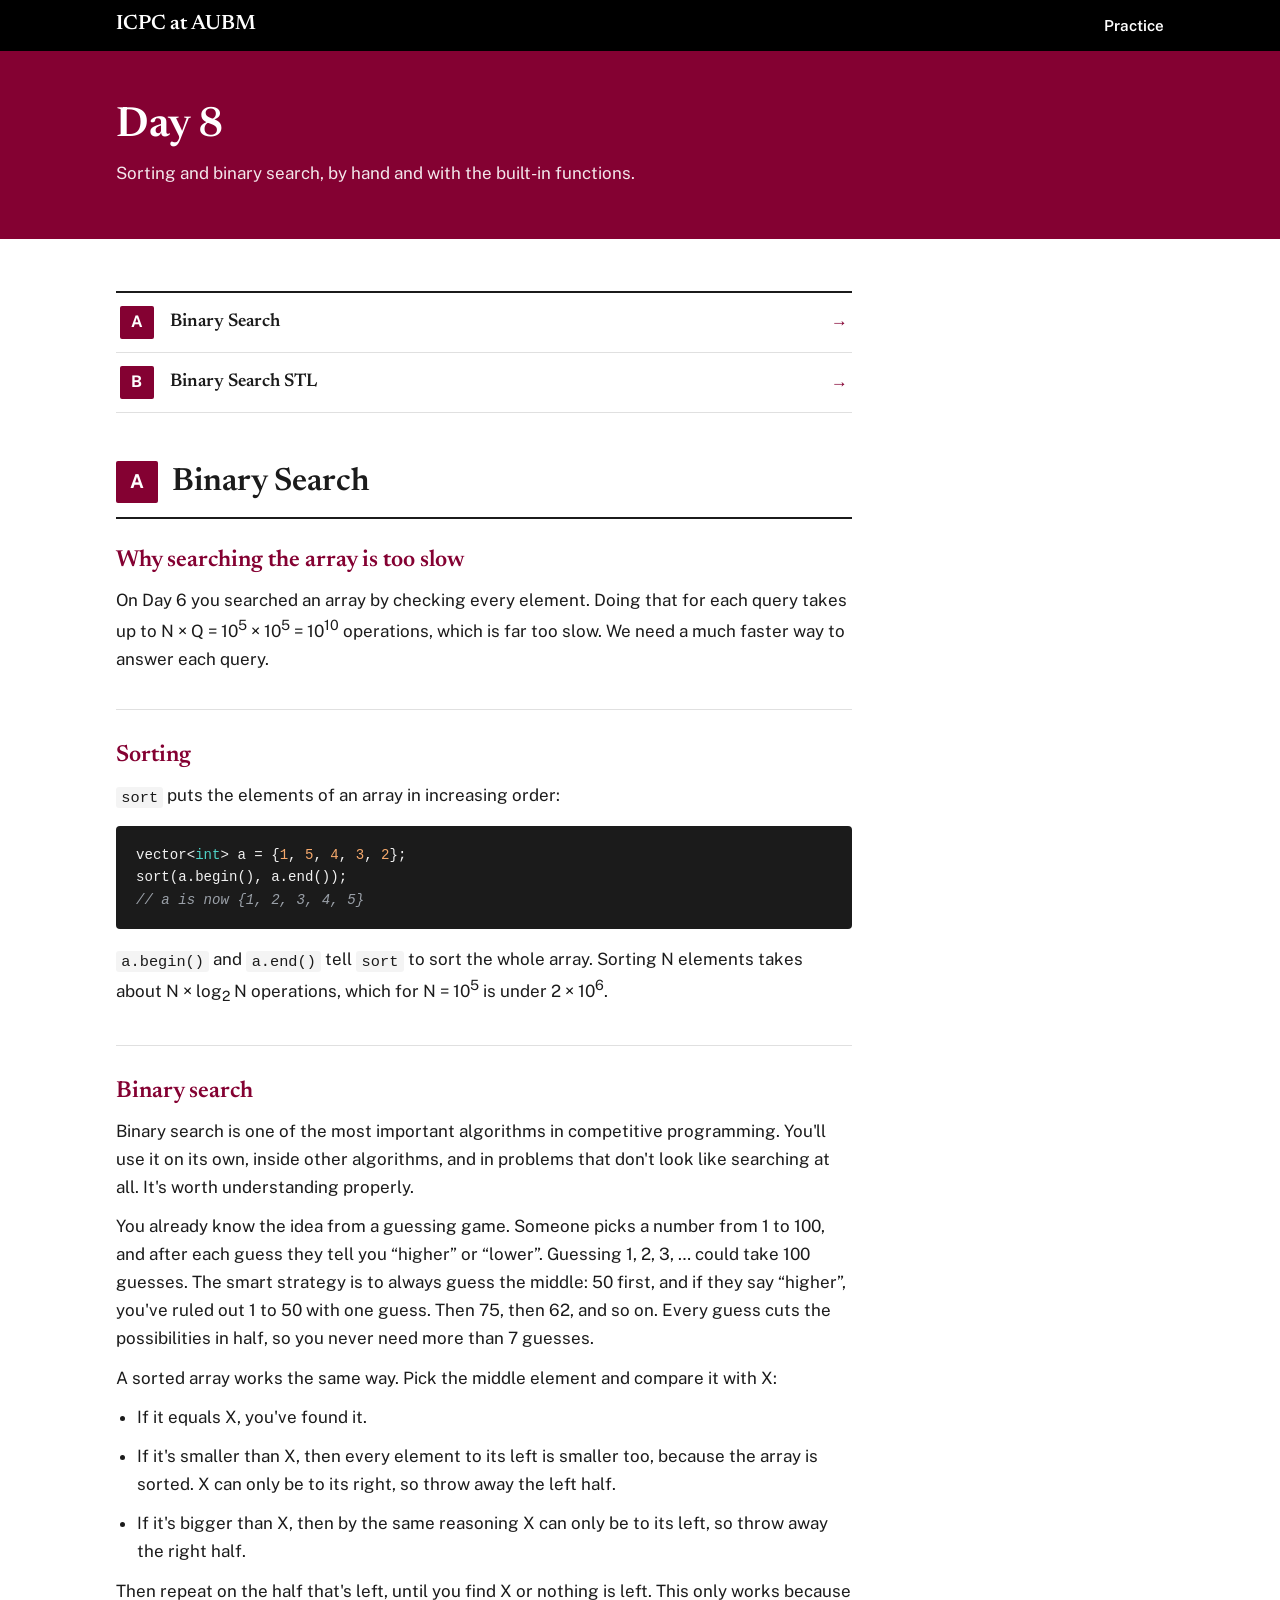
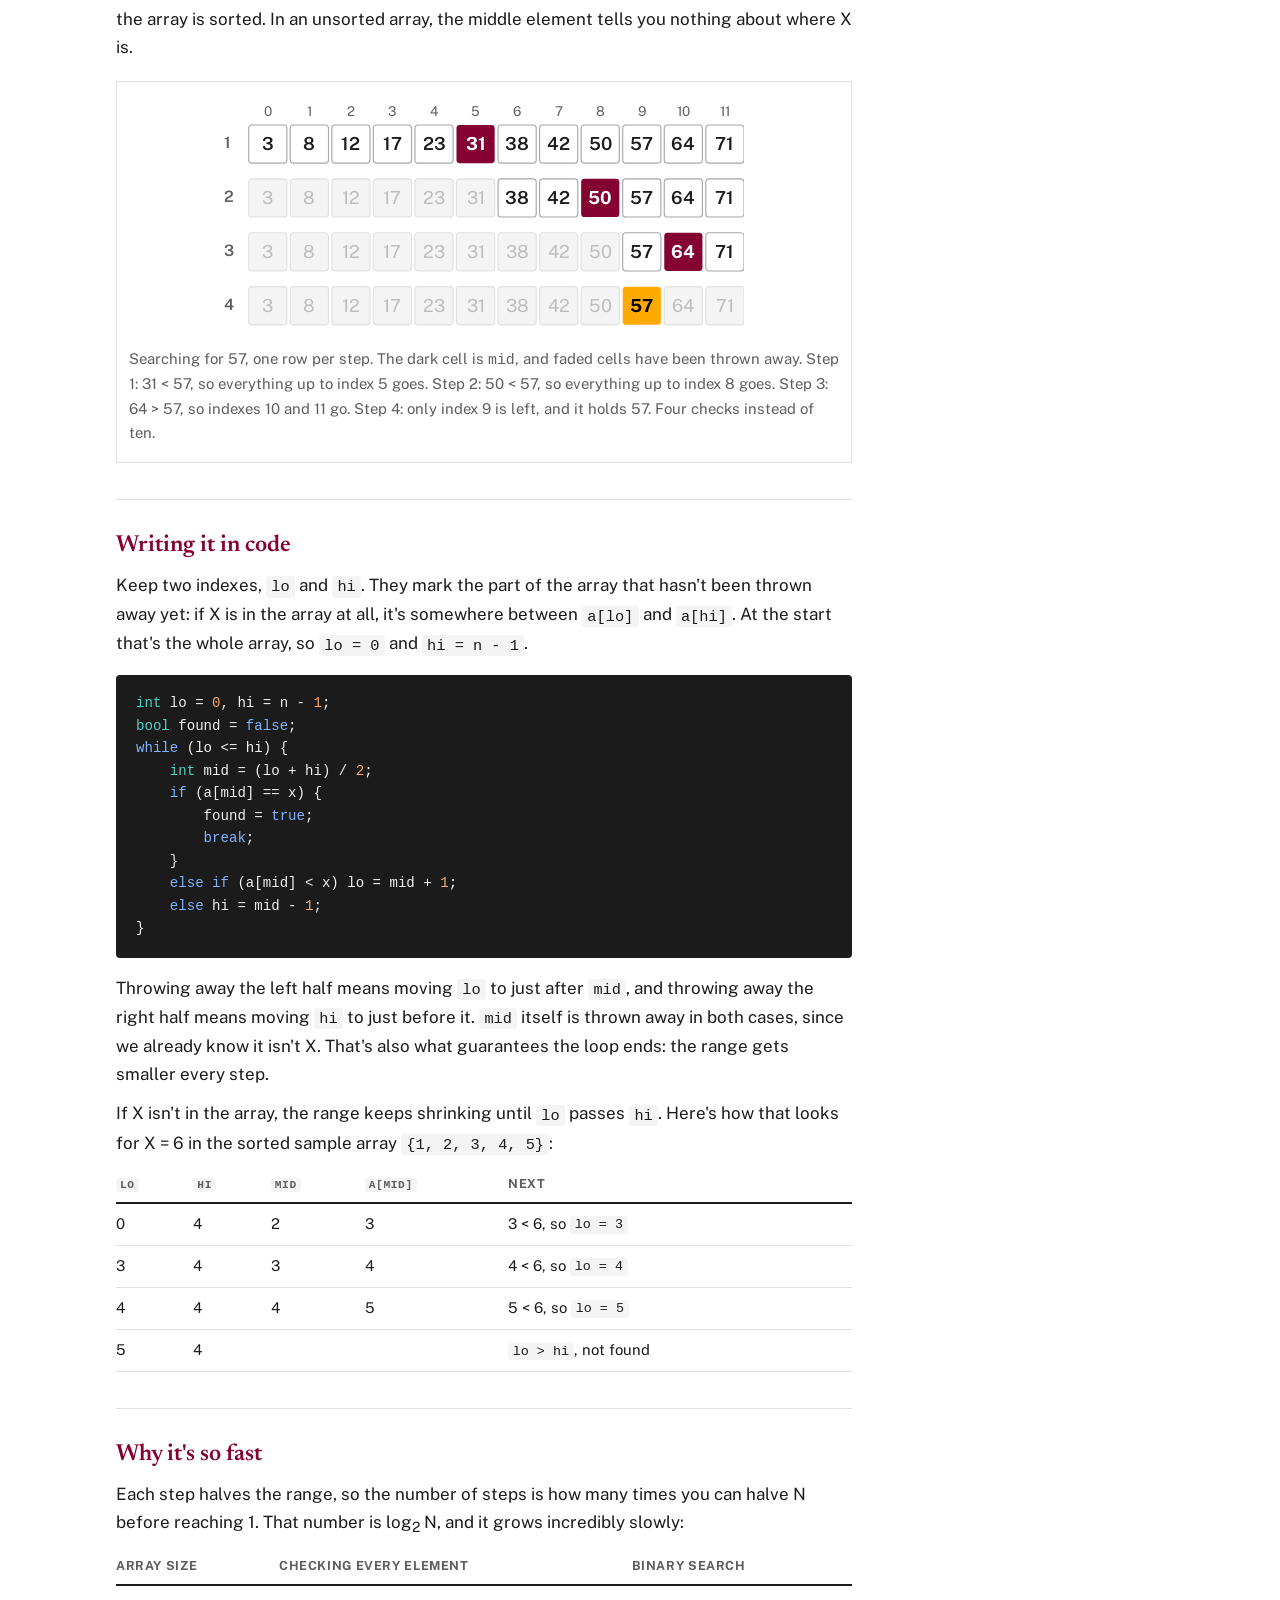
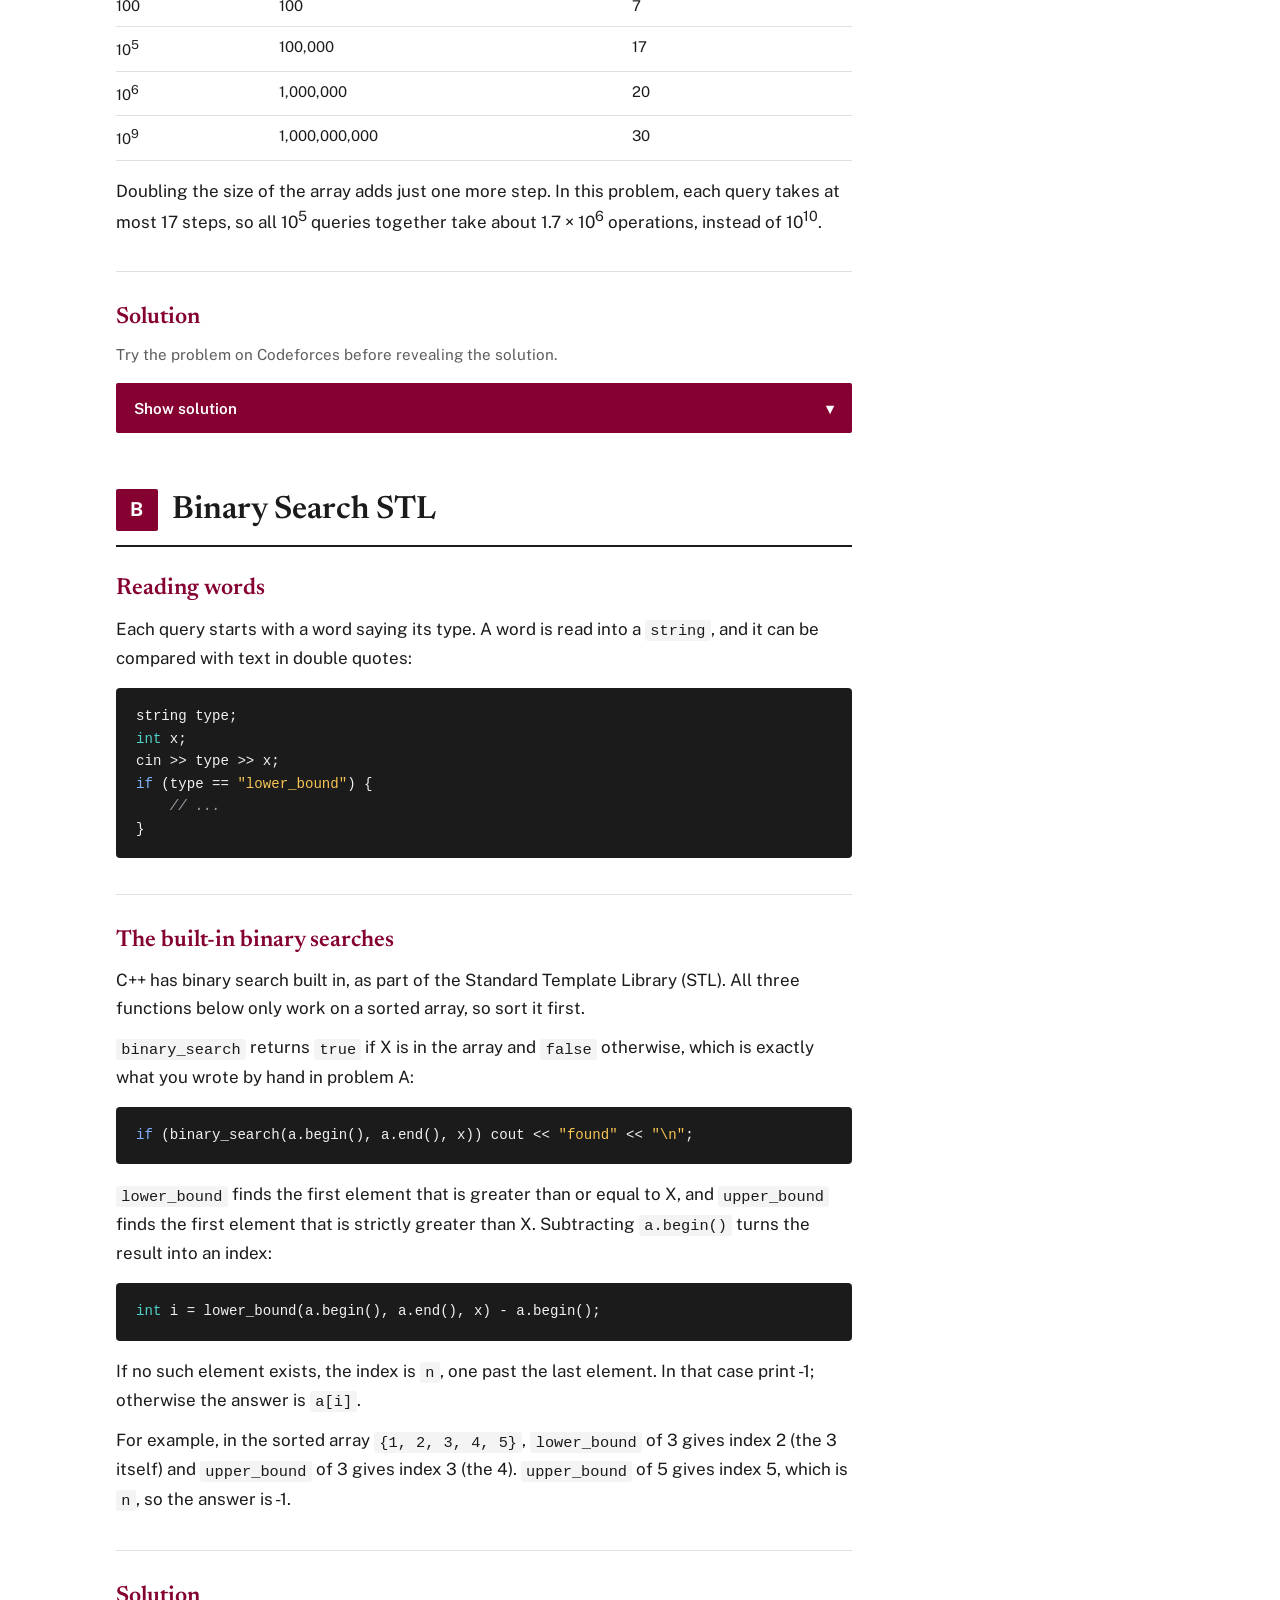
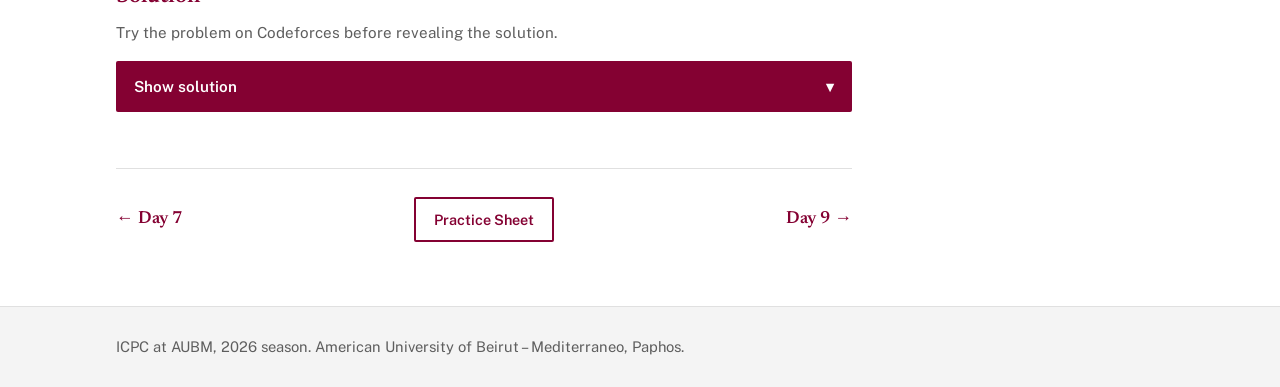
<file: day8.html>
<!doctype html>
<html lang="en">
<head>
<meta charset="utf-8">
<meta name="viewport" content="width=device-width, initial-scale=1">
<meta name="theme-color" content="#000000">
<title>Day 8 - Practice Sheet - ICPC at AUBM</title>
<meta name="description" content="Day 8: sorting, binary search, and lower_bound, upper_bound and binary_search in C++.">
<link rel="preconnect" href="https://fonts.googleapis.com">
<link rel="preconnect" href="https://fonts.gstatic.com" crossorigin>
<link href="https://fonts.googleapis.com/css2?family=Newsreader:opsz,wght@6..72,400..700&family=Public+Sans:wght@400..700&display=swap" rel="stylesheet">
<link rel="stylesheet" href="practice.css?v=13">
<script async src="https://www.googletagmanager.com/gtag/js?id=G-N0S48DGS53"></script>
<script>
  window.dataLayer = window.dataLayer || [];
  function gtag(){dataLayer.push(arguments);}
  gtag('js', new Date());
  gtag('config', 'G-N0S48DGS53');
</script>
</head>
<body>

<header class="topbar">
  <div class="topbar-inner">
    <a class="brand" href="index.html#top">ICPC at AUBM</a>
    <nav class="links" aria-label="Sections">
      <a class="current" href="practice.html" aria-current="page">Practice</a>
    </nav>
  </div>
</header>

<main>
  <section class="hero">
    <div class="wrap">
      <h1>Day 8</h1>
      <p>Sorting and binary search, by hand and with the built-in functions.</p>
    </div>
  </section>

  <div class="wrap content">
    <ol class="problem-list">
      <li><a href="#A"><span class="letter">A</span><span class="pname">Binary Search</span><span class="go" aria-hidden="true">&rarr;</span></a></li>
      <li><a href="#B"><span class="letter">B</span><span class="pname">Binary Search STL</span><span class="go" aria-hidden="true">&rarr;</span></a></li>
    </ol>

    <section class="problem" id="A">
      <header class="problem-head">
        <span class="letter">A</span>
        <h2>Binary Search</h2>
      </header>
      <div class="problem-body">
        <div class="lesson">
          <div class="prose">
            <h3 class="concept-title">Why searching the array is too slow</h3>
            <p>On Day 6 you searched an array by checking every element. Doing that for each query takes up to N &times; Q = 10<sup>5</sup> &times; 10<sup>5</sup> = 10<sup>10</sup> operations, which is far too slow. We need a much faster way to answer each query.</p>
          </div>
        </div>

        <div class="lesson">
          <div class="prose">
            <h3 class="concept-title">Sorting</h3>
            <p><code>sort</code> puts the elements of an array in increasing order:</p>
          </div>
          <div class="code-wrap">
            <pre class="code"><code>vector&lt;<span class="ty">int</span>&gt; a = {<span class="num-l">1</span>, <span class="num-l">5</span>, <span class="num-l">4</span>, <span class="num-l">3</span>, <span class="num-l">2</span>};
sort(a.begin(), a.end());
<span class="com">// a is now {1, 2, 3, 4, 5}</span></code></pre>
          </div>
          <div class="prose">
            <p><code>a.begin()</code> and <code>a.end()</code> tell <code>sort</code> to sort the whole array. Sorting N elements takes about N &times; log<sub>2</sub> N operations, which for N = 10<sup>5</sup> is under 2 &times; 10<sup>6</sup>.</p>
          </div>
        </div>

        <div class="lesson">
          <div class="prose">
            <h3 class="concept-title">Binary search</h3>
            <p>Binary search is one of the most important algorithms in competitive programming. You'll use it on its own, inside other algorithms, and in problems that don't look like searching at all. It's worth understanding properly.</p>
            <p>You already know the idea from a guessing game. Someone picks a number from 1 to 100, and after each guess they tell you &ldquo;higher&rdquo; or &ldquo;lower&rdquo;. Guessing 1, 2, 3, &hellip; could take 100 guesses. The smart strategy is to always guess the middle: 50 first, and if they say &ldquo;higher&rdquo;, you've ruled out 1 to 50 with one guess. Then 75, then 62, and so on. Every guess cuts the possibilities in half, so you never need more than 7 guesses.</p>
            <p>A sorted array works the same way. Pick the middle element and compare it with X:</p>
            <ul>
              <li>If it equals X, you've found it.</li>
              <li>If it's smaller than X, then every element to its left is smaller too, because the array is sorted. X can only be to its right, so throw away the left half.</li>
              <li>If it's bigger than X, then by the same reasoning X can only be to its left, so throw away the right half.</li>
            </ul>
            <p>Then repeat on the half that's left, until you find X or nothing is left. This only works because the array is sorted. In an unsorted array, the middle element tells you nothing about where X is.</p>
          </div>
          <figure class="proof" style="padding:1rem .75rem">
            <svg class="proof-svg" style="max-width:520px" viewBox="0 0 463 204" role="img" aria-label="Binary search for 57 in a sorted array of 12 numbers. Each step checks the middle of the remaining range and discards half of it. 57 is found at index 9 after 4 steps.">
              <style>.bs-in{fill:#fff;stroke:#A6A6A6} .bs-out{fill:#F4F4F4;stroke:#E0E0E0} .bs-mid{fill:#840132} .bs-found{fill:#FFAA01} .bs-tin{font:600 16px 'Public Sans',sans-serif;fill:#1B1B1B} .bs-tout{font:16px 'Public Sans',sans-serif;fill:#BDBDBD} .bs-tmid{font:700 16px 'Public Sans',sans-serif;fill:#fff} .bs-tfound{font:700 16px 'Public Sans',sans-serif;fill:#000} .bs-idx{font:12px 'Public Sans',sans-serif;fill:#5E5E5E} .bs-step{font:600 14px 'Public Sans',sans-serif;fill:#5E5E5E}</style>
              <text class="bs-idx" x="39.0" y="16" text-anchor="middle">0</text><text class="bs-idx" x="76.0" y="16" text-anchor="middle">1</text><text class="bs-idx" x="113.0" y="16" text-anchor="middle">2</text><text class="bs-idx" x="150.0" y="16" text-anchor="middle">3</text><text class="bs-idx" x="187.0" y="16" text-anchor="middle">4</text><text class="bs-idx" x="224.0" y="16" text-anchor="middle">5</text><text class="bs-idx" x="261.0" y="16" text-anchor="middle">6</text><text class="bs-idx" x="298.0" y="16" text-anchor="middle">7</text><text class="bs-idx" x="335.0" y="16" text-anchor="middle">8</text><text class="bs-idx" x="372.0" y="16" text-anchor="middle">9</text><text class="bs-idx" x="409.0" y="16" text-anchor="middle">10</text><text class="bs-idx" x="446.0" y="16" text-anchor="middle">11</text><text class="bs-step" x="0" y="41.0" dominant-baseline="middle">1</text><rect class="bs-in" x="22" y="24" width="34" height="34" rx="3"/><text class="bs-tin" x="39.0" y="42.0" text-anchor="middle" dominant-baseline="middle">3</text><rect class="bs-in" x="59" y="24" width="34" height="34" rx="3"/><text class="bs-tin" x="76.0" y="42.0" text-anchor="middle" dominant-baseline="middle">8</text><rect class="bs-in" x="96" y="24" width="34" height="34" rx="3"/><text class="bs-tin" x="113.0" y="42.0" text-anchor="middle" dominant-baseline="middle">12</text><rect class="bs-in" x="133" y="24" width="34" height="34" rx="3"/><text class="bs-tin" x="150.0" y="42.0" text-anchor="middle" dominant-baseline="middle">17</text><rect class="bs-in" x="170" y="24" width="34" height="34" rx="3"/><text class="bs-tin" x="187.0" y="42.0" text-anchor="middle" dominant-baseline="middle">23</text><rect class="bs-mid" x="207" y="24" width="34" height="34" rx="3"/><text class="bs-tmid" x="224.0" y="42.0" text-anchor="middle" dominant-baseline="middle">31</text><rect class="bs-in" x="244" y="24" width="34" height="34" rx="3"/><text class="bs-tin" x="261.0" y="42.0" text-anchor="middle" dominant-baseline="middle">38</text><rect class="bs-in" x="281" y="24" width="34" height="34" rx="3"/><text class="bs-tin" x="298.0" y="42.0" text-anchor="middle" dominant-baseline="middle">42</text><rect class="bs-in" x="318" y="24" width="34" height="34" rx="3"/><text class="bs-tin" x="335.0" y="42.0" text-anchor="middle" dominant-baseline="middle">50</text><rect class="bs-in" x="355" y="24" width="34" height="34" rx="3"/><text class="bs-tin" x="372.0" y="42.0" text-anchor="middle" dominant-baseline="middle">57</text><rect class="bs-in" x="392" y="24" width="34" height="34" rx="3"/><text class="bs-tin" x="409.0" y="42.0" text-anchor="middle" dominant-baseline="middle">64</text><rect class="bs-in" x="429" y="24" width="34" height="34" rx="3"/><text class="bs-tin" x="446.0" y="42.0" text-anchor="middle" dominant-baseline="middle">71</text><text class="bs-step" x="0" y="89.0" dominant-baseline="middle">2</text><rect class="bs-out" x="22" y="72" width="34" height="34" rx="3"/><text class="bs-tout" x="39.0" y="90.0" text-anchor="middle" dominant-baseline="middle">3</text><rect class="bs-out" x="59" y="72" width="34" height="34" rx="3"/><text class="bs-tout" x="76.0" y="90.0" text-anchor="middle" dominant-baseline="middle">8</text><rect class="bs-out" x="96" y="72" width="34" height="34" rx="3"/><text class="bs-tout" x="113.0" y="90.0" text-anchor="middle" dominant-baseline="middle">12</text><rect class="bs-out" x="133" y="72" width="34" height="34" rx="3"/><text class="bs-tout" x="150.0" y="90.0" text-anchor="middle" dominant-baseline="middle">17</text><rect class="bs-out" x="170" y="72" width="34" height="34" rx="3"/><text class="bs-tout" x="187.0" y="90.0" text-anchor="middle" dominant-baseline="middle">23</text><rect class="bs-out" x="207" y="72" width="34" height="34" rx="3"/><text class="bs-tout" x="224.0" y="90.0" text-anchor="middle" dominant-baseline="middle">31</text><rect class="bs-in" x="244" y="72" width="34" height="34" rx="3"/><text class="bs-tin" x="261.0" y="90.0" text-anchor="middle" dominant-baseline="middle">38</text><rect class="bs-in" x="281" y="72" width="34" height="34" rx="3"/><text class="bs-tin" x="298.0" y="90.0" text-anchor="middle" dominant-baseline="middle">42</text><rect class="bs-mid" x="318" y="72" width="34" height="34" rx="3"/><text class="bs-tmid" x="335.0" y="90.0" text-anchor="middle" dominant-baseline="middle">50</text><rect class="bs-in" x="355" y="72" width="34" height="34" rx="3"/><text class="bs-tin" x="372.0" y="90.0" text-anchor="middle" dominant-baseline="middle">57</text><rect class="bs-in" x="392" y="72" width="34" height="34" rx="3"/><text class="bs-tin" x="409.0" y="90.0" text-anchor="middle" dominant-baseline="middle">64</text><rect class="bs-in" x="429" y="72" width="34" height="34" rx="3"/><text class="bs-tin" x="446.0" y="90.0" text-anchor="middle" dominant-baseline="middle">71</text><text class="bs-step" x="0" y="137.0" dominant-baseline="middle">3</text><rect class="bs-out" x="22" y="120" width="34" height="34" rx="3"/><text class="bs-tout" x="39.0" y="138.0" text-anchor="middle" dominant-baseline="middle">3</text><rect class="bs-out" x="59" y="120" width="34" height="34" rx="3"/><text class="bs-tout" x="76.0" y="138.0" text-anchor="middle" dominant-baseline="middle">8</text><rect class="bs-out" x="96" y="120" width="34" height="34" rx="3"/><text class="bs-tout" x="113.0" y="138.0" text-anchor="middle" dominant-baseline="middle">12</text><rect class="bs-out" x="133" y="120" width="34" height="34" rx="3"/><text class="bs-tout" x="150.0" y="138.0" text-anchor="middle" dominant-baseline="middle">17</text><rect class="bs-out" x="170" y="120" width="34" height="34" rx="3"/><text class="bs-tout" x="187.0" y="138.0" text-anchor="middle" dominant-baseline="middle">23</text><rect class="bs-out" x="207" y="120" width="34" height="34" rx="3"/><text class="bs-tout" x="224.0" y="138.0" text-anchor="middle" dominant-baseline="middle">31</text><rect class="bs-out" x="244" y="120" width="34" height="34" rx="3"/><text class="bs-tout" x="261.0" y="138.0" text-anchor="middle" dominant-baseline="middle">38</text><rect class="bs-out" x="281" y="120" width="34" height="34" rx="3"/><text class="bs-tout" x="298.0" y="138.0" text-anchor="middle" dominant-baseline="middle">42</text><rect class="bs-out" x="318" y="120" width="34" height="34" rx="3"/><text class="bs-tout" x="335.0" y="138.0" text-anchor="middle" dominant-baseline="middle">50</text><rect class="bs-in" x="355" y="120" width="34" height="34" rx="3"/><text class="bs-tin" x="372.0" y="138.0" text-anchor="middle" dominant-baseline="middle">57</text><rect class="bs-mid" x="392" y="120" width="34" height="34" rx="3"/><text class="bs-tmid" x="409.0" y="138.0" text-anchor="middle" dominant-baseline="middle">64</text><rect class="bs-in" x="429" y="120" width="34" height="34" rx="3"/><text class="bs-tin" x="446.0" y="138.0" text-anchor="middle" dominant-baseline="middle">71</text><text class="bs-step" x="0" y="185.0" dominant-baseline="middle">4</text><rect class="bs-out" x="22" y="168" width="34" height="34" rx="3"/><text class="bs-tout" x="39.0" y="186.0" text-anchor="middle" dominant-baseline="middle">3</text><rect class="bs-out" x="59" y="168" width="34" height="34" rx="3"/><text class="bs-tout" x="76.0" y="186.0" text-anchor="middle" dominant-baseline="middle">8</text><rect class="bs-out" x="96" y="168" width="34" height="34" rx="3"/><text class="bs-tout" x="113.0" y="186.0" text-anchor="middle" dominant-baseline="middle">12</text><rect class="bs-out" x="133" y="168" width="34" height="34" rx="3"/><text class="bs-tout" x="150.0" y="186.0" text-anchor="middle" dominant-baseline="middle">17</text><rect class="bs-out" x="170" y="168" width="34" height="34" rx="3"/><text class="bs-tout" x="187.0" y="186.0" text-anchor="middle" dominant-baseline="middle">23</text><rect class="bs-out" x="207" y="168" width="34" height="34" rx="3"/><text class="bs-tout" x="224.0" y="186.0" text-anchor="middle" dominant-baseline="middle">31</text><rect class="bs-out" x="244" y="168" width="34" height="34" rx="3"/><text class="bs-tout" x="261.0" y="186.0" text-anchor="middle" dominant-baseline="middle">38</text><rect class="bs-out" x="281" y="168" width="34" height="34" rx="3"/><text class="bs-tout" x="298.0" y="186.0" text-anchor="middle" dominant-baseline="middle">42</text><rect class="bs-out" x="318" y="168" width="34" height="34" rx="3"/><text class="bs-tout" x="335.0" y="186.0" text-anchor="middle" dominant-baseline="middle">50</text><rect class="bs-found" x="355" y="168" width="34" height="34" rx="3"/><text class="bs-tfound" x="372.0" y="186.0" text-anchor="middle" dominant-baseline="middle">57</text><rect class="bs-out" x="392" y="168" width="34" height="34" rx="3"/><text class="bs-tout" x="409.0" y="186.0" text-anchor="middle" dominant-baseline="middle">64</text><rect class="bs-out" x="429" y="168" width="34" height="34" rx="3"/><text class="bs-tout" x="446.0" y="186.0" text-anchor="middle" dominant-baseline="middle">71</text>
            </svg>
            <figcaption>Searching for 57, one row per step. The dark cell is <code>mid</code>, and faded cells have been thrown away. Step 1: 31 &lt; 57, so everything up to index 5 goes. Step 2: 50 &lt; 57, so everything up to index 8 goes. Step 3: 64 &gt; 57, so indexes 10 and 11 go. Step 4: only index 9 is left, and it holds 57. Four checks instead of ten.</figcaption>
          </figure>
        </div>

        <div class="lesson">
          <div class="prose">
            <h3 class="concept-title">Writing it in code</h3>
            <p>Keep two indexes, <code>lo</code> and <code>hi</code>. They mark the part of the array that hasn't been thrown away yet: if X is in the array at all, it's somewhere between <code>a[lo]</code> and <code>a[hi]</code>. At the start that's the whole array, so <code>lo = 0</code> and <code>hi = n - 1</code>.</p>
          </div>
          <div class="code-wrap">
            <pre class="code"><code><span class="ty">int</span> lo = <span class="num-l">0</span>, hi = n - <span class="num-l">1</span>;
<span class="ty">bool</span> found = <span class="kw">false</span>;
<span class="kw">while</span> (lo &lt;= hi) {
    <span class="ty">int</span> mid = (lo + hi) / <span class="num-l">2</span>;
    <span class="kw">if</span> (a[mid] == x) {
        found = <span class="kw">true</span>;
        <span class="kw">break</span>;
    }
    <span class="kw">else</span> <span class="kw">if</span> (a[mid] &lt; x) lo = mid + <span class="num-l">1</span>;
    <span class="kw">else</span> hi = mid - <span class="num-l">1</span>;
}</code></pre>
          </div>
          <div class="prose">
            <p>Throwing away the left half means moving <code>lo</code> to just after <code>mid</code>, and throwing away the right half means moving <code>hi</code> to just before it. <code>mid</code> itself is thrown away in both cases, since we already know it isn't X. That's also what guarantees the loop ends: the range gets smaller every step.</p>
            <p>If X isn't in the array, the range keeps shrinking until <code>lo</code> passes <code>hi</code>. Here's how that looks for X = 6 in the sorted sample array <code>{1, 2, 3, 4, 5}</code>:</p>
          </div>
          <div class="table-wrap">
            <table class="table">
              <thead><tr><th><code>lo</code></th><th><code>hi</code></th><th><code>mid</code></th><th><code>a[mid]</code></th><th>Next</th></tr></thead>
              <tbody>
                <tr><td>0</td><td>4</td><td>2</td><td>3</td><td>3 &lt; 6, so <code>lo = 3</code></td></tr>
                <tr><td>3</td><td>4</td><td>3</td><td>4</td><td>4 &lt; 6, so <code>lo = 4</code></td></tr>
                <tr><td>4</td><td>4</td><td>4</td><td>5</td><td>5 &lt; 6, so <code>lo = 5</code></td></tr>
                <tr><td>5</td><td>4</td><td></td><td></td><td><code>lo &gt; hi</code>, not found</td></tr>
              </tbody>
            </table>
          </div>
        </div>

        <div class="lesson">
          <div class="prose">
            <h3 class="concept-title">Why it's so fast</h3>
            <p>Each step halves the range, so the number of steps is how many times you can halve N before reaching 1. That number is log<sub>2</sub> N, and it grows incredibly slowly:</p>
          </div>
          <div class="table-wrap">
            <table class="table">
              <thead><tr><th>Array size</th><th>Checking every element</th><th>Binary search</th></tr></thead>
              <tbody>
                <tr><td>100</td><td>100</td><td>7</td></tr>
                <tr><td>10<sup>5</sup></td><td>100,000</td><td>17</td></tr>
                <tr><td>10<sup>6</sup></td><td>1,000,000</td><td>20</td></tr>
                <tr><td>10<sup>9</sup></td><td>1,000,000,000</td><td>30</td></tr>
              </tbody>
            </table>
          </div>
          <div class="prose">
            <p>Doubling the size of the array adds just one more step. In this problem, each query takes at most 17 steps, so all 10<sup>5</sup> queries together take about 1.7 &times; 10<sup>6</sup> operations, instead of 10<sup>10</sup>.</p>
          </div>
        </div>

        <div class="solution">
          <h3 class="concept-title">Solution</h3>
          <p class="sol-note">Try the problem on Codeforces before revealing the solution.</p>
          <button class="reveal-btn" type="button" data-target="sol-a" aria-controls="sol-a">
            <span class="label">Show solution</span><span class="chev" aria-hidden="true">&#9662;</span>
          </button>
          <div class="solution-body" id="sol-a" hidden>
            <div class="code-wrap">
              <button class="copy-btn" type="button">Copy</button>
              <pre class="code"><code><span class="kw">#include</span> &lt;bits/stdc++.h&gt;
<span class="kw">using</span> <span class="kw">namespace</span> std;

<span class="ty">int</span> <span class="fn">main</span>() {
    <span class="ty">int</span> n, q;
    cin &gt;&gt; n &gt;&gt; q;
    vector&lt;<span class="ty">int</span>&gt; a(n);
    <span class="kw">for</span> (<span class="ty">int</span> i = <span class="num-l">0</span>; i &lt; n; i++) {
        cin &gt;&gt; a[i];
    }
    sort(a.begin(), a.end());

    <span class="kw">while</span> (q--) {
        <span class="ty">int</span> x;
        cin &gt;&gt; x;
        <span class="ty">int</span> lo = <span class="num-l">0</span>, hi = n - <span class="num-l">1</span>;
        <span class="ty">bool</span> found = <span class="kw">false</span>;
        <span class="kw">while</span> (lo &lt;= hi) {
            <span class="ty">int</span> mid = (lo + hi) / <span class="num-l">2</span>;
            <span class="kw">if</span> (a[mid] == x) {
                found = <span class="kw">true</span>;
                <span class="kw">break</span>;
            }
            <span class="kw">else</span> <span class="kw">if</span> (a[mid] &lt; x) lo = mid + <span class="num-l">1</span>;
            <span class="kw">else</span> hi = mid - <span class="num-l">1</span>;
        }
        <span class="kw">if</span> (found) cout &lt;&lt; <span class="str">"found"</span> &lt;&lt; <span class="str">"\n"</span>;
        <span class="kw">else</span> cout &lt;&lt; <span class="str">"not found"</span> &lt;&lt; <span class="str">"\n"</span>;
    }
    <span class="kw">return</span> <span class="num-l">0</span>;
}</code></pre>
            </div>
            <p class="sol-note" style="margin-top:.9rem">Sort the array once, then answer each query with a binary search.</p>
          </div>
        </div>
      </div>
    </section>

    <section class="problem" id="B">
      <header class="problem-head">
        <span class="letter">B</span>
        <h2>Binary Search STL</h2>
      </header>
      <div class="problem-body">
        <div class="lesson">
          <div class="prose">
            <h3 class="concept-title">Reading words</h3>
            <p>Each query starts with a word saying its type. A word is read into a <code>string</code>, and it can be compared with text in double quotes:</p>
          </div>
          <div class="code-wrap">
            <pre class="code"><code>string type;
<span class="ty">int</span> x;
cin &gt;&gt; type &gt;&gt; x;
<span class="kw">if</span> (type == <span class="str">"lower_bound"</span>) {
    <span class="com">// ...</span>
}</code></pre>
          </div>
        </div>

        <div class="lesson">
          <div class="prose">
            <h3 class="concept-title">The built-in binary searches</h3>
            <p>C++ has binary search built in, as part of the Standard Template Library (STL). All three functions below only work on a sorted array, so sort it first.</p>
            <p><code>binary_search</code> returns <code>true</code> if X is in the array and <code>false</code> otherwise, which is exactly what you wrote by hand in problem A:</p>
          </div>
          <div class="code-wrap">
            <pre class="code"><code><span class="kw">if</span> (binary_search(a.begin(), a.end(), x)) cout &lt;&lt; <span class="str">"found"</span> &lt;&lt; <span class="str">"\n"</span>;</code></pre>
          </div>
          <div class="prose">
            <p><code>lower_bound</code> finds the first element that is greater than or equal to X, and <code>upper_bound</code> finds the first element that is strictly greater than X. Subtracting <code>a.begin()</code> turns the result into an index:</p>
          </div>
          <div class="code-wrap">
            <pre class="code"><code><span class="ty">int</span> i = lower_bound(a.begin(), a.end(), x) - a.begin();</code></pre>
          </div>
          <div class="prose">
            <p>If no such element exists, the index is <code>n</code>, one past the last element. In that case print -1; otherwise the answer is <code>a[i]</code>.</p>
            <p>For example, in the sorted array <code>{1, 2, 3, 4, 5}</code>, <code>lower_bound</code> of 3 gives index 2 (the 3 itself) and <code>upper_bound</code> of 3 gives index 3 (the 4). <code>upper_bound</code> of 5 gives index 5, which is <code>n</code>, so the answer is -1.</p>
          </div>
        </div>

        <div class="solution">
          <h3 class="concept-title">Solution</h3>
          <p class="sol-note">Try the problem on Codeforces before revealing the solution.</p>
          <button class="reveal-btn" type="button" data-target="sol-b" aria-controls="sol-b">
            <span class="label">Show solution</span><span class="chev" aria-hidden="true">&#9662;</span>
          </button>
          <div class="solution-body" id="sol-b" hidden>
            <div class="code-wrap">
              <button class="copy-btn" type="button">Copy</button>
              <pre class="code"><code><span class="kw">#include</span> &lt;bits/stdc++.h&gt;
<span class="kw">using</span> <span class="kw">namespace</span> std;

<span class="ty">int</span> <span class="fn">main</span>() {
    <span class="ty">int</span> n, q;
    cin &gt;&gt; n &gt;&gt; q;
    vector&lt;<span class="ty">int</span>&gt; a(n);
    <span class="kw">for</span> (<span class="ty">int</span> i = <span class="num-l">0</span>; i &lt; n; i++) {
        cin &gt;&gt; a[i];
    }
    sort(a.begin(), a.end());

    <span class="kw">while</span> (q--) {
        string type;
        <span class="ty">int</span> x;
        cin &gt;&gt; type &gt;&gt; x;
        <span class="kw">if</span> (type == <span class="str">"binary_search"</span>) {
            <span class="kw">if</span> (binary_search(a.begin(), a.end(), x)) cout &lt;&lt; <span class="str">"found"</span> &lt;&lt; <span class="str">"\n"</span>;
            <span class="kw">else</span> cout &lt;&lt; <span class="str">"not found"</span> &lt;&lt; <span class="str">"\n"</span>;
        }
        <span class="kw">else</span> {
            <span class="ty">int</span> i;
            <span class="kw">if</span> (type == <span class="str">"lower_bound"</span>) i = lower_bound(a.begin(), a.end(), x) - a.begin();
            <span class="kw">else</span> i = upper_bound(a.begin(), a.end(), x) - a.begin();

            <span class="kw">if</span> (i == n) cout &lt;&lt; -<span class="num-l">1</span> &lt;&lt; <span class="str">"\n"</span>;
            <span class="kw">else</span> cout &lt;&lt; a[i] &lt;&lt; <span class="str">"\n"</span>;
        }
    }
    <span class="kw">return</span> <span class="num-l">0</span>;
}</code></pre>
            </div>
            <p class="sol-note" style="margin-top:.9rem">Sort the array, read each query's type, and call the matching built-in function. For <code>lower_bound</code> and <code>upper_bound</code>, an index of <code>n</code> means there is no such element.</p>
          </div>
        </div>
      </div>
    </section>

    <nav class="day-nav" aria-label="Day navigation">
      <a class="prev" href="day7.html"><span aria-hidden="true">&larr;</span> Day 7</a>
      <a class="home" href="practice.html">Practice Sheet</a>
      <a class="next" href="day9.html">Day 9 <span aria-hidden="true">&rarr;</span></a>
    </nav>
  </div>
</main>

<footer>
  <div class="wrap">ICPC at AUBM, 2026 season. American University of Beirut &ndash; Mediterraneo, Paphos.</div>
</footer>

<script src="practice.js?v=13"></script>
</body>
</html>
</file>
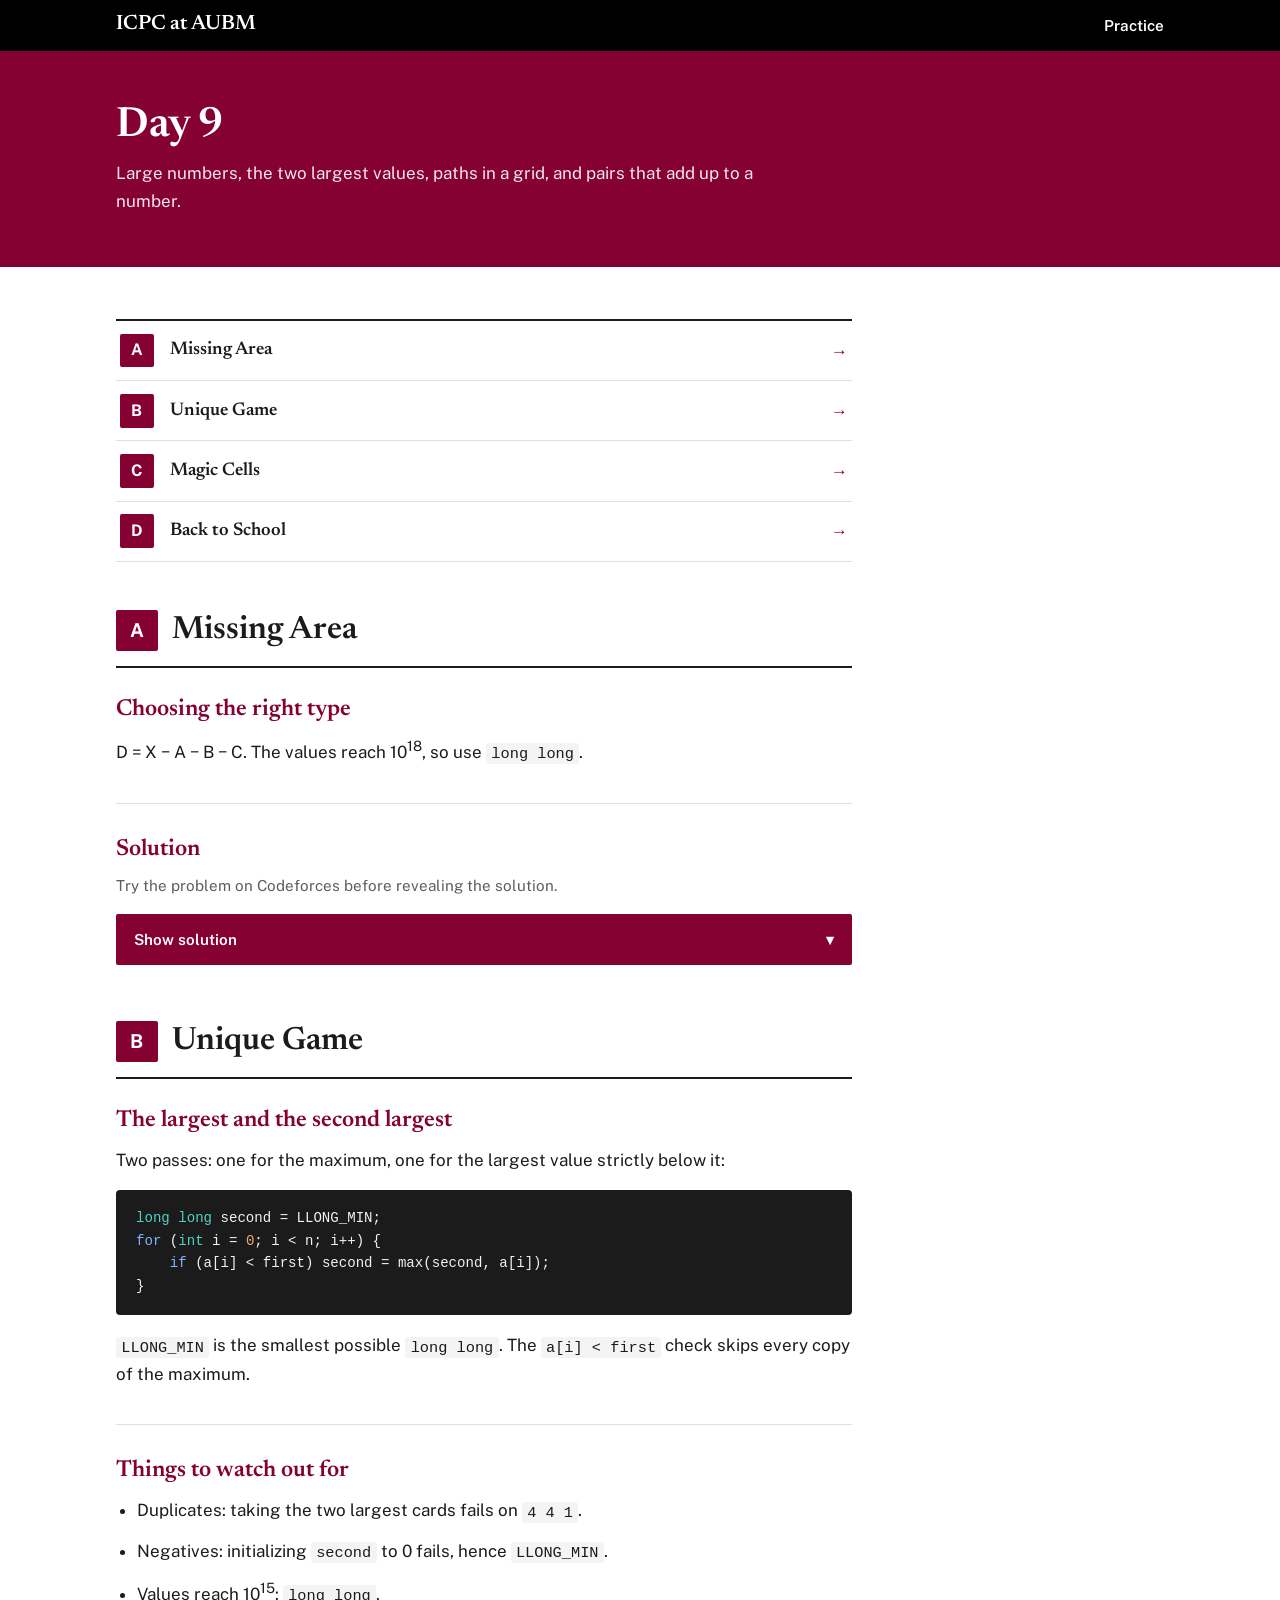
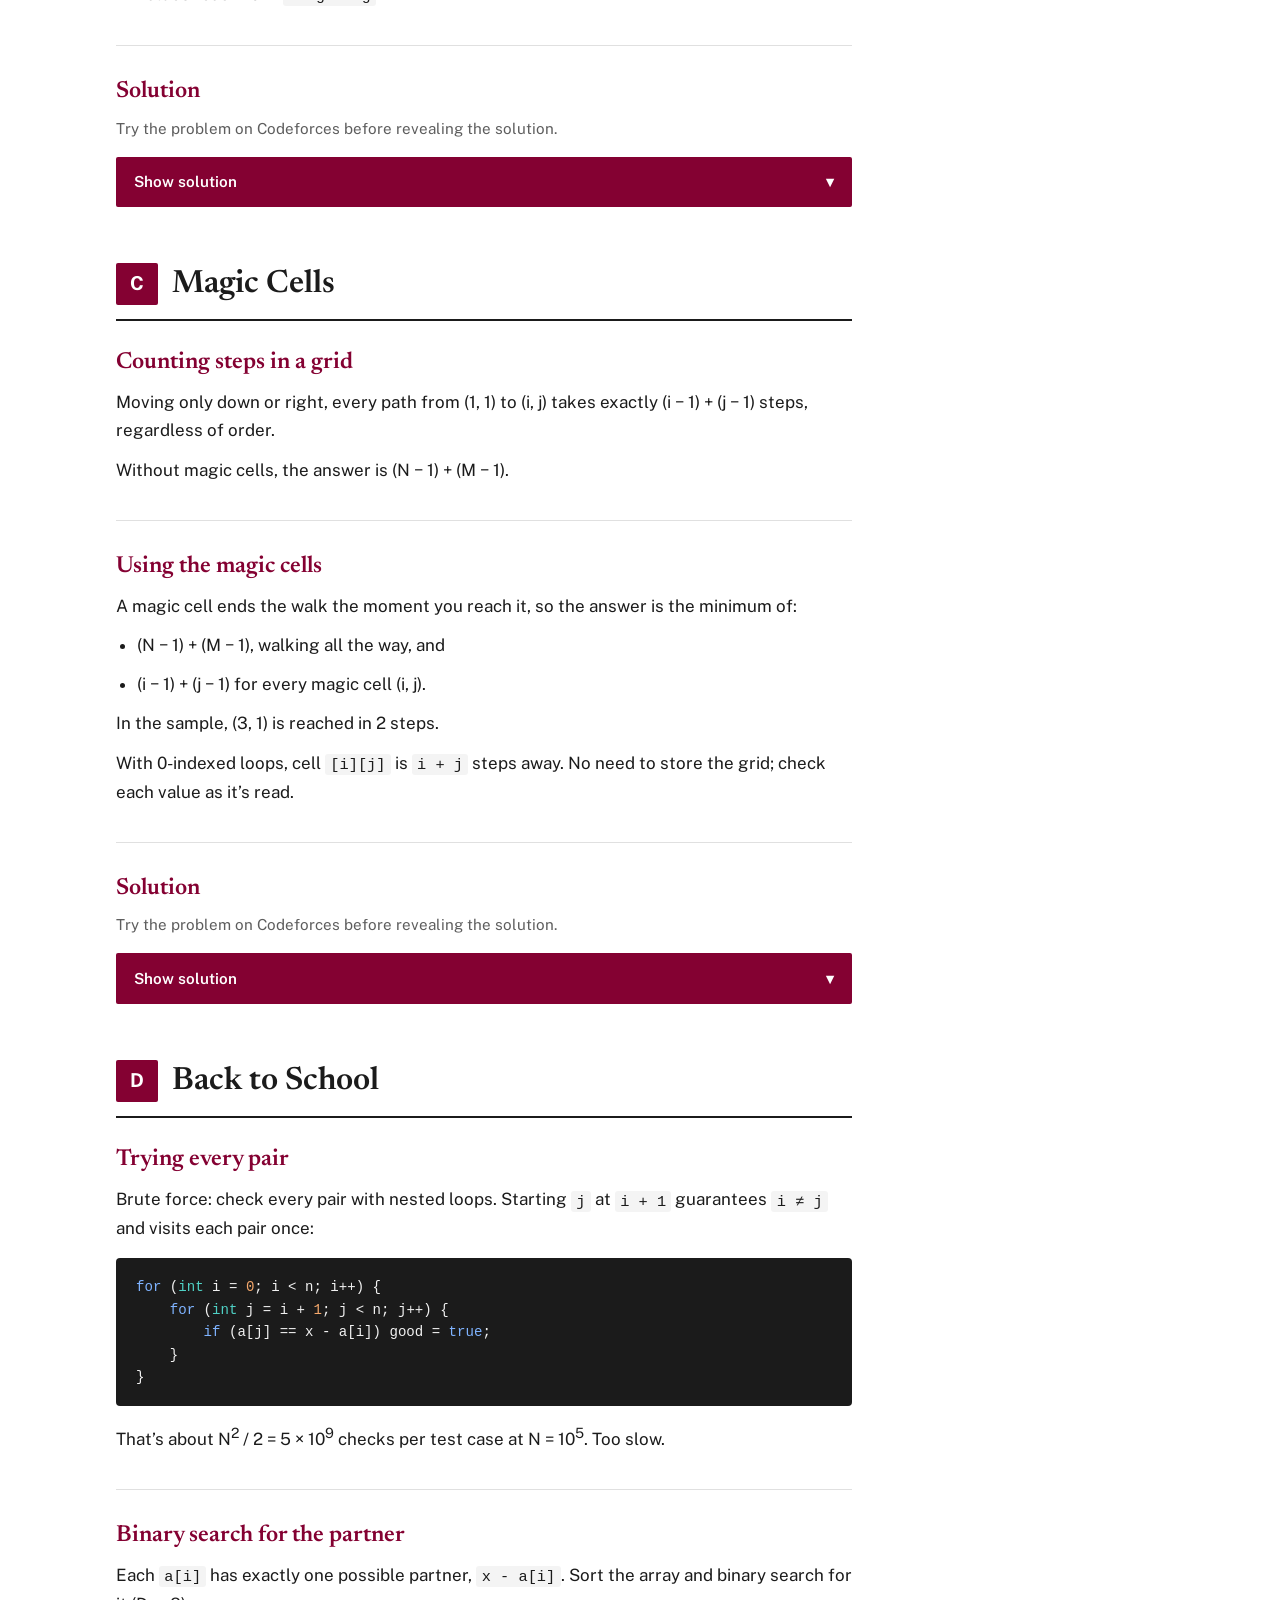
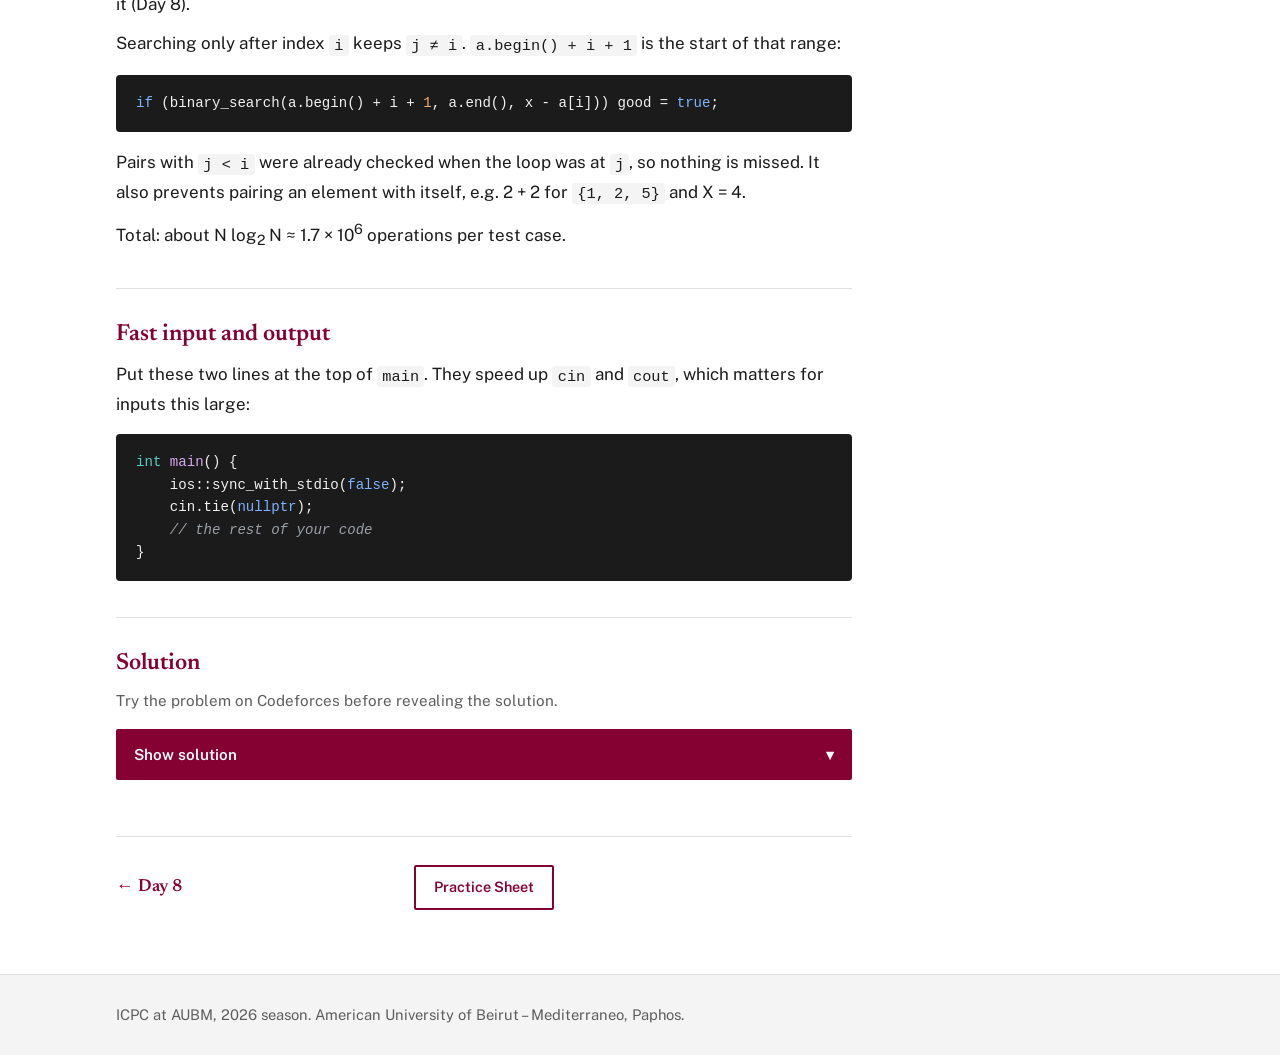
<file: day9.html>
<!doctype html>
<html lang="en">
<head>
<meta charset="utf-8">
<meta name="viewport" content="width=device-width, initial-scale=1">
<meta name="theme-color" content="#000000">
<title>Day 9 - Practice Sheet - ICPC at AUBM</title>
<meta name="description" content="Day 9: large numbers, the two largest values, grid paths, and pair sums in C++.">
<link rel="preconnect" href="https://fonts.googleapis.com">
<link rel="preconnect" href="https://fonts.gstatic.com" crossorigin>
<link href="https://fonts.googleapis.com/css2?family=Newsreader:opsz,wght@6..72,400..700&family=Public+Sans:wght@400..700&display=swap" rel="stylesheet">
<link rel="stylesheet" href="practice.css?v=13">
<script async src="https://www.googletagmanager.com/gtag/js?id=G-N0S48DGS53"></script>
<script>
  window.dataLayer = window.dataLayer || [];
  function gtag(){dataLayer.push(arguments);}
  gtag('js', new Date());
  gtag('config', 'G-N0S48DGS53');
</script>
</head>
<body>

<header class="topbar">
  <div class="topbar-inner">
    <a class="brand" href="index.html#top">ICPC at AUBM</a>
    <nav class="links" aria-label="Sections">
      <a class="current" href="practice.html" aria-current="page">Practice</a>
    </nav>
  </div>
</header>

<main>
  <section class="hero">
    <div class="wrap">
      <h1>Day 9</h1>
      <p>Large numbers, the two largest values, paths in a grid, and pairs that add up to a number.</p>
    </div>
  </section>

  <div class="wrap content">
    <ol class="problem-list">
      <li><a href="#A"><span class="letter">A</span><span class="pname">Missing Area</span><span class="go" aria-hidden="true">&rarr;</span></a></li>
      <li><a href="#B"><span class="letter">B</span><span class="pname">Unique Game</span><span class="go" aria-hidden="true">&rarr;</span></a></li>
      <li><a href="#C"><span class="letter">C</span><span class="pname">Magic Cells</span><span class="go" aria-hidden="true">&rarr;</span></a></li>
      <li><a href="#D"><span class="letter">D</span><span class="pname">Back to School</span><span class="go" aria-hidden="true">&rarr;</span></a></li>
    </ol>

    <section class="problem" id="A">
      <header class="problem-head">
        <span class="letter">A</span>
        <h2>Missing Area</h2>
      </header>
      <div class="problem-body">
        <div class="lesson">
          <div class="prose">
            <h3 class="concept-title">Choosing the right type</h3>
            <p>D = X &minus; A &minus; B &minus; C. The values reach 10<sup>18</sup>, so use <code>long long</code>.</p>
          </div>
        </div>

        <div class="solution">
          <h3 class="concept-title">Solution</h3>
          <p class="sol-note">Try the problem on Codeforces before revealing the solution.</p>
          <button class="reveal-btn" type="button" data-target="sol-a" aria-controls="sol-a">
            <span class="label">Show solution</span><span class="chev" aria-hidden="true">&#9662;</span>
          </button>
          <div class="solution-body" id="sol-a" hidden>
            <div class="code-wrap">
              <button class="copy-btn" type="button">Copy</button>
              <pre class="code"><code><span class="kw">#include</span> &lt;bits/stdc++.h&gt;
<span class="kw">using</span> <span class="kw">namespace</span> std;

<span class="ty">int</span> <span class="fn">main</span>() {
    <span class="ty">long</span> <span class="ty">long</span> x, a, b, c;
    cin &gt;&gt; x &gt;&gt; a &gt;&gt; b &gt;&gt; c;
    cout &lt;&lt; x - a - b - c &lt;&lt; <span class="str">"\n"</span>;
    <span class="kw">return</span> <span class="num-l">0</span>;
}</code></pre>
            </div>
            <p class="sol-note" style="margin-top:.9rem">D = X &minus; A &minus; B &minus; C, in <code>long long</code>.</p>
          </div>
        </div>
      </div>
    </section>

    <section class="problem" id="B">
      <header class="problem-head">
        <span class="letter">B</span>
        <h2>Unique Game</h2>
      </header>
      <div class="problem-body">
        <div class="lesson">
          <div class="prose">
            <h3 class="concept-title">The largest and the second largest</h3>
            <p>Two passes: one for the maximum, one for the largest value strictly below it:</p>
          </div>
          <div class="code-wrap">
            <pre class="code"><code><span class="ty">long</span> <span class="ty">long</span> second = LLONG_MIN;
<span class="kw">for</span> (<span class="ty">int</span> i = <span class="num-l">0</span>; i &lt; n; i++) {
    <span class="kw">if</span> (a[i] &lt; first) second = max(second, a[i]);
}</code></pre>
          </div>
          <div class="prose">
            <p><code>LLONG_MIN</code> is the smallest possible <code>long long</code>. The <code>a[i] &lt; first</code> check skips every copy of the maximum.</p>
          </div>
        </div>

        <div class="lesson">
          <div class="prose">
            <h3 class="concept-title">Things to watch out for</h3>
            <ul>
              <li>Duplicates: taking the two largest cards fails on <code>4 4 1</code>.</li>
              <li>Negatives: initializing <code>second</code> to 0 fails, hence <code>LLONG_MIN</code>.</li>
              <li>Values reach 10<sup>15</sup>: <code>long long</code>.</li>
            </ul>
          </div>
        </div>

        <div class="solution">
          <h3 class="concept-title">Solution</h3>
          <p class="sol-note">Try the problem on Codeforces before revealing the solution.</p>
          <button class="reveal-btn" type="button" data-target="sol-b" aria-controls="sol-b">
            <span class="label">Show solution</span><span class="chev" aria-hidden="true">&#9662;</span>
          </button>
          <div class="solution-body" id="sol-b" hidden>
            <div class="code-wrap">
              <button class="copy-btn" type="button">Copy</button>
              <pre class="code"><code><span class="kw">#include</span> &lt;bits/stdc++.h&gt;
<span class="kw">using</span> <span class="kw">namespace</span> std;

<span class="ty">int</span> <span class="fn">main</span>() {
    <span class="ty">int</span> n;
    cin &gt;&gt; n;
    vector&lt;<span class="ty">long</span> <span class="ty">long</span>&gt; a(n);
    <span class="kw">for</span> (<span class="ty">int</span> i = <span class="num-l">0</span>; i &lt; n; i++) {
        cin &gt;&gt; a[i];
    }

    <span class="ty">long</span> <span class="ty">long</span> first = LLONG_MIN;
    <span class="kw">for</span> (<span class="ty">int</span> i = <span class="num-l">0</span>; i &lt; n; i++) {
        first = max(first, a[i]);
    }

    <span class="ty">long</span> <span class="ty">long</span> second = LLONG_MIN;
    <span class="kw">for</span> (<span class="ty">int</span> i = <span class="num-l">0</span>; i &lt; n; i++) {
        <span class="kw">if</span> (a[i] &lt; first) second = max(second, a[i]);
    }

    cout &lt;&lt; first &lt;&lt; <span class="str">"\n"</span> &lt;&lt; second &lt;&lt; <span class="str">"\n"</span>;
    <span class="kw">return</span> <span class="num-l">0</span>;
}</code></pre>
            </div>
            <p class="sol-note" style="margin-top:.9rem">The maximum, then the largest value strictly below it.</p>
          </div>
        </div>
      </div>
    </section>

    <section class="problem" id="C">
      <header class="problem-head">
        <span class="letter">C</span>
        <h2>Magic Cells</h2>
      </header>
      <div class="problem-body">
        <div class="lesson">
          <div class="prose">
            <h3 class="concept-title">Counting steps in a grid</h3>
            <p>Moving only down or right, every path from (1, 1) to (i, j) takes exactly (i &minus; 1) + (j &minus; 1) steps, regardless of order.</p>
            <p>Without magic cells, the answer is (N &minus; 1) + (M &minus; 1).</p>
          </div>
        </div>

        <div class="lesson">
          <div class="prose">
            <h3 class="concept-title">Using the magic cells</h3>
            <p>A magic cell ends the walk the moment you reach it, so the answer is the minimum of:</p>
            <ul>
              <li>(N &minus; 1) + (M &minus; 1), walking all the way, and</li>
              <li>(i &minus; 1) + (j &minus; 1) for every magic cell (i, j).</li>
            </ul>
            <p>In the sample, (3, 1) is reached in 2 steps.</p>
            <p>With 0-indexed loops, cell <code>[i][j]</code> is <code>i + j</code> steps away. No need to store the grid; check each value as it&rsquo;s read.</p>
          </div>
        </div>

        <div class="solution">
          <h3 class="concept-title">Solution</h3>
          <p class="sol-note">Try the problem on Codeforces before revealing the solution.</p>
          <button class="reveal-btn" type="button" data-target="sol-c" aria-controls="sol-c">
            <span class="label">Show solution</span><span class="chev" aria-hidden="true">&#9662;</span>
          </button>
          <div class="solution-body" id="sol-c" hidden>
            <div class="code-wrap">
              <button class="copy-btn" type="button">Copy</button>
              <pre class="code"><code><span class="kw">#include</span> &lt;bits/stdc++.h&gt;
<span class="kw">using</span> <span class="kw">namespace</span> std;

<span class="ty">int</span> <span class="fn">main</span>() {
    <span class="ty">int</span> n, m;
    cin &gt;&gt; n &gt;&gt; m;
    <span class="ty">int</span> ans = (n - <span class="num-l">1</span>) + (m - <span class="num-l">1</span>);
    <span class="kw">for</span> (<span class="ty">int</span> i = <span class="num-l">0</span>; i &lt; n; i++) {
        <span class="kw">for</span> (<span class="ty">int</span> j = <span class="num-l">0</span>; j &lt; m; j++) {
            <span class="ty">int</span> cell;
            cin &gt;&gt; cell;
            <span class="kw">if</span> (cell == <span class="num-l">1</span>) ans = min(ans, i + j);
        }
    }
    cout &lt;&lt; ans &lt;&lt; <span class="str">"\n"</span>;
    <span class="kw">return</span> <span class="num-l">0</span>;
}</code></pre>
            </div>
            <p class="sol-note" style="margin-top:.9rem">Start from the full walk and take the minimum with every magic cell.</p>
          </div>
        </div>
      </div>
    </section>

    <section class="problem" id="D">
      <header class="problem-head">
        <span class="letter">D</span>
        <h2>Back to School</h2>
      </header>
      <div class="problem-body">
        <div class="lesson">
          <div class="prose">
            <h3 class="concept-title">Trying every pair</h3>
            <p>Brute force: check every pair with nested loops. Starting <code>j</code> at <code>i + 1</code> guarantees <code>i &ne; j</code> and visits each pair once:</p>
          </div>
          <div class="code-wrap">
            <pre class="code"><code><span class="kw">for</span> (<span class="ty">int</span> i = <span class="num-l">0</span>; i &lt; n; i++) {
    <span class="kw">for</span> (<span class="ty">int</span> j = i + <span class="num-l">1</span>; j &lt; n; j++) {
        <span class="kw">if</span> (a[j] == x - a[i]) good = <span class="kw">true</span>;
    }
}</code></pre>
          </div>
          <div class="prose">
            <p>That&rsquo;s about N<sup>2</sup> / 2 = 5 &times; 10<sup>9</sup> checks per test case at N = 10<sup>5</sup>. Too slow.</p>
          </div>
        </div>

        <div class="lesson">
          <div class="prose">
            <h3 class="concept-title">Binary search for the partner</h3>
            <p>Each <code>a[i]</code> has exactly one possible partner, <code>x - a[i]</code>. Sort the array and binary search for it (Day 8).</p>
            <p>Searching only after index <code>i</code> keeps <code>j &ne; i</code>. <code>a.begin() + i + 1</code> is the start of that range:</p>
          </div>
          <div class="code-wrap">
            <pre class="code"><code><span class="kw">if</span> (binary_search(a.begin() + i + <span class="num-l">1</span>, a.end(), x - a[i])) good = <span class="kw">true</span>;</code></pre>
          </div>
          <div class="prose">
            <p>Pairs with <code>j &lt; i</code> were already checked when the loop was at <code>j</code>, so nothing is missed. It also prevents pairing an element with itself, e.g. 2 + 2 for <code>{1, 2, 5}</code> and X = 4.</p>
            <p>Total: about N log<sub>2</sub> N &asymp; 1.7 &times; 10<sup>6</sup> operations per test case.</p>
          </div>
        </div>

        <div class="lesson">
          <div class="prose">
            <h3 class="concept-title">Fast input and output</h3>
            <p>Put these two lines at the top of <code>main</code>. They speed up <code>cin</code> and <code>cout</code>, which matters for inputs this large:</p>
          </div>
          <div class="code-wrap">
            <pre class="code"><code><span class="ty">int</span> <span class="fn">main</span>() {
    ios::sync_with_stdio(<span class="kw">false</span>);
    cin.tie(<span class="kw">nullptr</span>);
    <span class="com">// the rest of your code</span>
}</code></pre>
          </div>
        </div>

        <div class="solution">
          <h3 class="concept-title">Solution</h3>
          <p class="sol-note">Try the problem on Codeforces before revealing the solution.</p>
          <button class="reveal-btn" type="button" data-target="sol-d" aria-controls="sol-d">
            <span class="label">Show solution</span><span class="chev" aria-hidden="true">&#9662;</span>
          </button>
          <div class="solution-body" id="sol-d" hidden>
            <div class="code-wrap">
              <button class="copy-btn" type="button">Copy</button>
              <pre class="code"><code><span class="kw">#include</span> &lt;bits/stdc++.h&gt;
<span class="kw">using</span> <span class="kw">namespace</span> std;

<span class="ty">int</span> <span class="fn">main</span>() {
    ios::sync_with_stdio(<span class="kw">false</span>);
    cin.tie(<span class="kw">nullptr</span>);

    <span class="ty">int</span> t;
    cin &gt;&gt; t;
    <span class="kw">while</span> (t--) {
        <span class="ty">int</span> n, x;
        cin &gt;&gt; n &gt;&gt; x;
        vector&lt;<span class="ty">int</span>&gt; a(n);
        <span class="kw">for</span> (<span class="ty">int</span> i = <span class="num-l">0</span>; i &lt; n; i++) {
            cin &gt;&gt; a[i];
        }
        sort(a.begin(), a.end());

        <span class="ty">bool</span> good = <span class="kw">false</span>;
        <span class="kw">for</span> (<span class="ty">int</span> i = <span class="num-l">0</span>; i &lt; n; i++) {
            <span class="kw">if</span> (binary_search(a.begin() + i + <span class="num-l">1</span>, a.end(), x - a[i])) {
                good = <span class="kw">true</span>;
                <span class="kw">break</span>;
            }
        }

        <span class="kw">if</span> (good) cout &lt;&lt; <span class="str">"YES"</span> &lt;&lt; <span class="str">"\n"</span>;
        <span class="kw">else</span> cout &lt;&lt; <span class="str">"NO"</span> &lt;&lt; <span class="str">"\n"</span>;
    }
    <span class="kw">return</span> <span class="num-l">0</span>;
}</code></pre>
            </div>
            <p class="sol-note" style="margin-top:.9rem">Sort, then binary search for <code>x - a[i]</code> to the right of each <code>i</code>.</p>
          </div>
        </div>
      </div>
    </section>

    <nav class="day-nav" aria-label="Day navigation">
      <a class="prev" href="day8.html"><span aria-hidden="true">&larr;</span> Day 8</a>
      <a class="home" href="practice.html">Practice Sheet</a>
      <span></span>
    </nav>
  </div>
</main>

<footer>
  <div class="wrap">ICPC at AUBM, 2026 season. American University of Beirut &ndash; Mediterraneo, Paphos.</div>
</footer>

<script src="practice.js?v=13"></script>
</body>
</html>
</file>
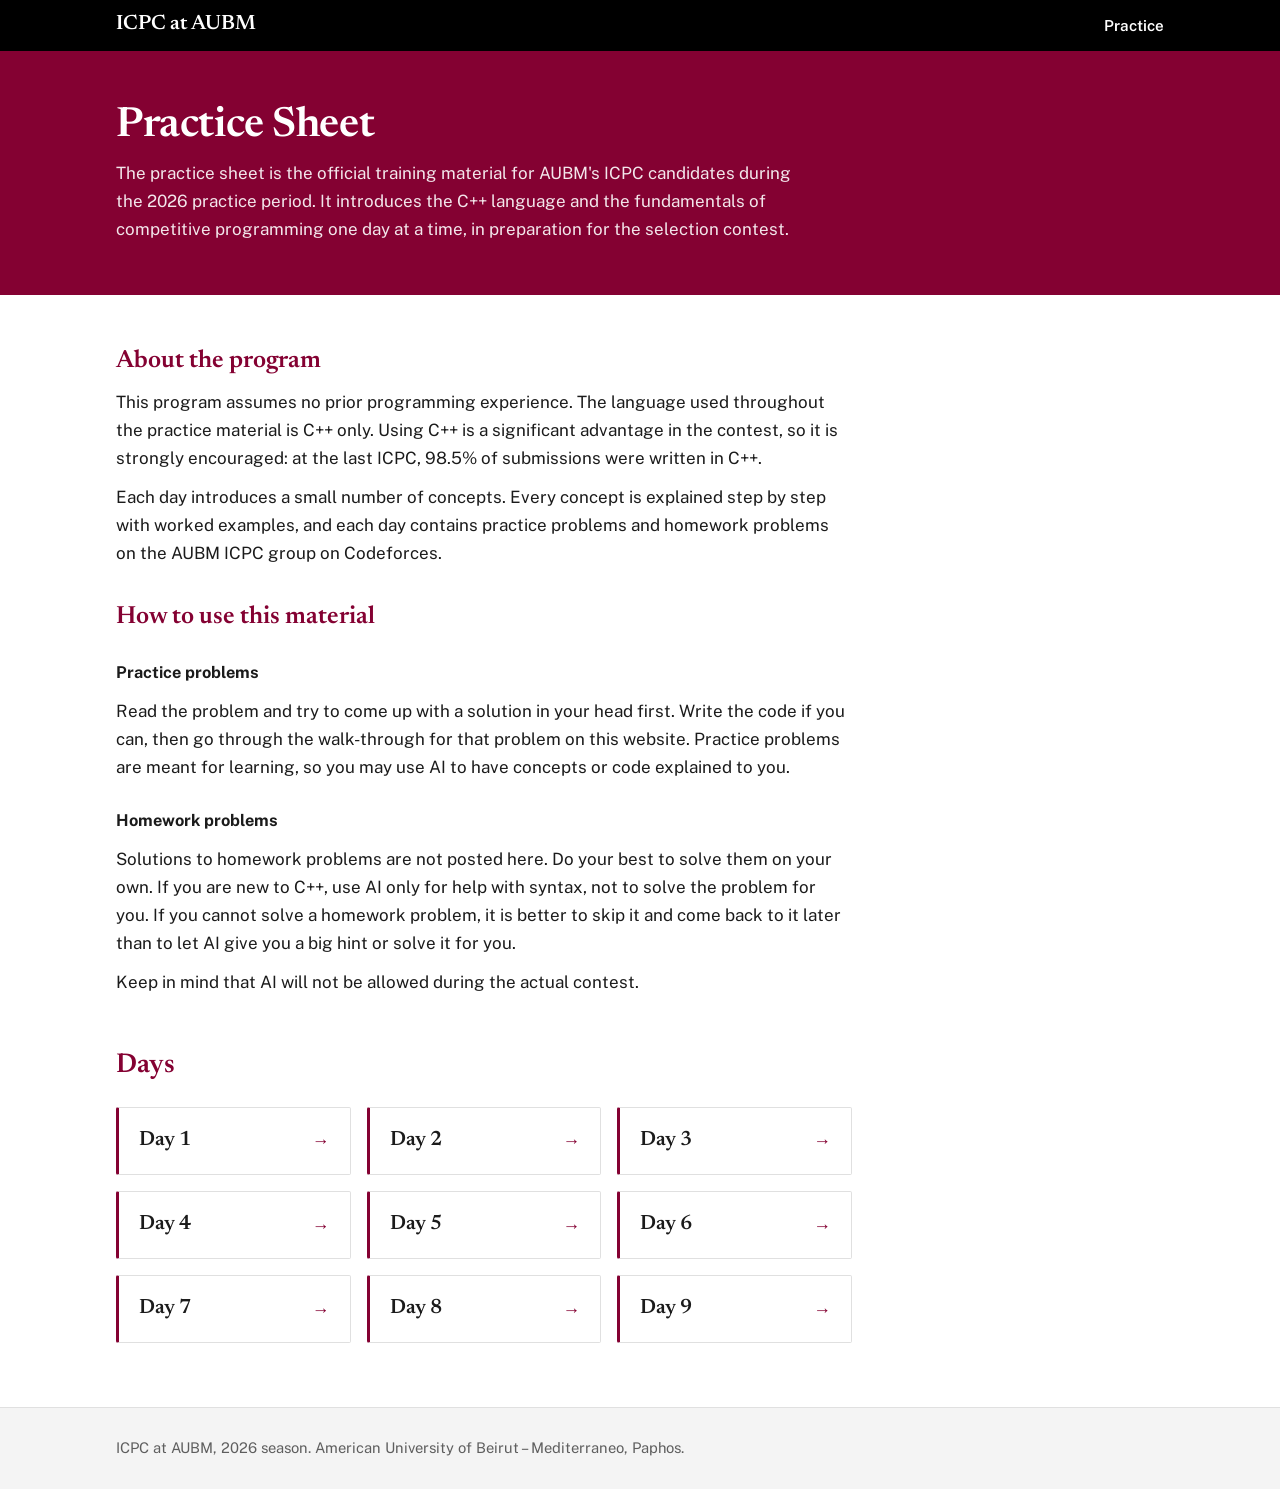
<file: practice.html>
<!doctype html>
<html lang="en">
<head>
<meta charset="utf-8">
<meta name="viewport" content="width=device-width, initial-scale=1">
<meta name="theme-color" content="#000000">
<title>Practice Sheet - ICPC at AUBM</title>
<meta name="description" content="The AUBM ICPC practice sheet: daily C++ lessons for the 2026 training period.">
<link rel="preconnect" href="https://fonts.googleapis.com">
<link rel="preconnect" href="https://fonts.gstatic.com" crossorigin>
<link href="https://fonts.googleapis.com/css2?family=Newsreader:opsz,wght@6..72,400..700&family=Public+Sans:wght@400..700&display=swap" rel="stylesheet">
<link rel="stylesheet" href="practice.css?v=13">
<script async src="https://www.googletagmanager.com/gtag/js?id=G-N0S48DGS53"></script>
<script>
  window.dataLayer = window.dataLayer || [];
  function gtag(){dataLayer.push(arguments);}
  gtag('js', new Date());
  gtag('config', 'G-N0S48DGS53');
</script>
</head>
<body>

<header class="topbar">
  <div class="topbar-inner">
    <a class="brand" href="index.html#top">ICPC at AUBM</a>
    <nav class="links" aria-label="Sections">
      <a class="current" href="practice.html" aria-current="page">Practice</a>
    </nav>
  </div>
</header>

<main>
  <section class="hero">
    <div class="wrap">
      <h1>Practice Sheet</h1>
      <p>The practice sheet is the official training material for AUBM's ICPC candidates during the 2026 practice period. It introduces the C++ language and the fundamentals of competitive programming one day at a time, in preparation for the selection contest.</p>
    </div>
  </section>

  <div class="wrap content">
    <div class="prose">
      <h2>About the program</h2>
      <p>This program assumes no prior programming experience. The language used throughout the practice material is C++ only. Using C++ is a significant advantage in the contest, so it is strongly encouraged: at the last ICPC, 98.5% of submissions were written in C++.</p>
      <p>Each day introduces a small number of concepts. Every concept is explained step by step with worked examples, and each day contains practice problems and homework problems on the AUBM ICPC group on Codeforces.</p>

      <h2 style="margin-top:2.25rem">How to use this material</h2>
      <h3>Practice problems</h3>
      <p>Read the problem and try to come up with a solution in your head first. Write the code if you can, then go through the walk-through for that problem on this website. Practice problems are meant for learning, so you may use AI to have concepts or code explained to you.</p>
      <h3>Homework problems</h3>
      <p>Solutions to homework problems are not posted here. Do your best to solve them on your own. If you are new to C++, use AI only for help with syntax, not to solve the problem for you. If you cannot solve a homework problem, it is better to skip it and come back to it later than to let AI give you a big hint or solve it for you.</p>
      <p>Keep in mind that AI will not be allowed during the actual contest.</p>
    </div>

    <h2 class="section-title">Days</h2>
    <div class="day-grid">
      <a class="day-card" href="day1.html" data-track="open_day1"><span>Day 1</span><span class="arrow" aria-hidden="true">&rarr;</span></a>
      <a class="day-card" href="day2.html" data-track="open_day2"><span>Day 2</span><span class="arrow" aria-hidden="true">&rarr;</span></a>
      <a class="day-card" href="day3.html" data-track="open_day3"><span>Day 3</span><span class="arrow" aria-hidden="true">&rarr;</span></a>
      <a class="day-card" href="day4.html" data-track="open_day4"><span>Day 4</span><span class="arrow" aria-hidden="true">&rarr;</span></a>
      <a class="day-card" href="day5.html" data-track="open_day5"><span>Day 5</span><span class="arrow" aria-hidden="true">&rarr;</span></a>
      <a class="day-card" href="day6.html" data-track="open_day6"><span>Day 6</span><span class="arrow" aria-hidden="true">&rarr;</span></a>
      <a class="day-card" href="day7.html" data-track="open_day7"><span>Day 7</span><span class="arrow" aria-hidden="true">&rarr;</span></a>
      <a class="day-card" href="day8.html" data-track="open_day8"><span>Day 8</span><span class="arrow" aria-hidden="true">&rarr;</span></a>
      <a class="day-card" href="day9.html" data-track="open_day9"><span>Day 9</span><span class="arrow" aria-hidden="true">&rarr;</span></a>    </div>
  </div>
</main>

<footer>
  <div class="wrap">ICPC at AUBM, 2026 season. American University of Beirut &ndash; Mediterraneo, Paphos.</div>
</footer>

<script src="practice.js?v=13"></script>
</body>
</html>
</file>
<file: practice.css>
:root{
  --bg:#FFFFFF; --bg-soft:#F4F4F4; --ink:#1B1B1B; --muted:#5E5E5E;
  --rule:#E0E0E0; --rule-strong:#A6A6A6;
  --berytus:#840132; --berytus-dark:#6D072F; --gold:#FFAA01; --gold-dark:#EB9F00;
  --accent-text:#840132; --heading:#840132; --focus:#840132;
  --serif:"Newsreader", Georgia, "Times New Roman", serif;
  --sans:"Public Sans", "Segoe UI", "Helvetica Neue", Arial, sans-serif;
  --mono:"SFMono-Regular", Consolas, "Liberation Mono", Menlo, monospace;
  --code-bg:#1B1B1B; --code-ink:#F1F1F1;
  color-scheme:light;
}

*{box-sizing:border-box}
html{background:var(--bg); scroll-behavior:smooth; scroll-padding-top:4.5rem; -webkit-text-size-adjust:100%}
body{margin:0; background:var(--bg); color:var(--ink); font-family:var(--sans); font-size:1.0625rem; line-height:1.65; -webkit-font-smoothing:antialiased; overflow-x:hidden}
img{max-width:100%}
a{color:inherit}
:focus-visible{outline:3px solid var(--focus); outline-offset:3px}
.topbar :focus-visible, .hero :focus-visible{outline-color:var(--gold)}
.wrap{max-width:68rem; margin:0 auto; padding:0 1.25rem}

/* top bar (mirrors main site) */
.topbar{position:sticky; top:0; z-index:20; background:#000; color:#fff}
.topbar-inner{display:flex; align-items:center; gap:1.5rem; max-width:68rem; margin:0 auto; padding:.8rem 1.25rem}
.brand{font-family:var(--serif); font-weight:600; font-size:1.3rem; line-height:1; color:#fff; text-decoration:none; white-space:nowrap}
.links{display:flex; align-items:center; gap:1.4rem; margin-left:auto; font-size:.95rem}
.links a{color:#D2D2D2; text-decoration:none}
.links a:hover{color:#fff; text-decoration:underline; text-underline-offset:4px}
.links a.reg, .links a.current{color:#fff; font-weight:600}
@media (max-width:760px){ .links a:not(.reg):not(.current){display:none} }

/* hero */
.hero{background:var(--berytus); color:#fff; padding:clamp(2.25rem,5vw,3.25rem) 0}
.hero h1{font-family:var(--serif); font-weight:600; font-size:clamp(1.9rem,3.6vw,2.6rem); line-height:1.12; letter-spacing:-.01em; margin:0 0 .6rem}
.hero p{margin:0; max-width:44rem; color:rgba(255,255,255,.9)}
.hero code{background:rgba(0,0,0,.25); color:#fff; padding:.1em .35em; border-radius:3px; font-family:var(--mono); font-size:.9em}

.content{padding-block:clamp(2.25rem,5vw,3.25rem) 4rem}

/* prose */
.prose{max-width:46rem}
.prose h2{font-family:var(--serif); font-weight:600; font-size:1.55rem; line-height:1.2; margin:0 0 .6rem; color:var(--heading)}
.prose h3, .prose h4{font-family:var(--sans); font-size:1.02rem; font-weight:700; margin:1.6rem 0 .3rem}
.prose p, .prose li{margin:.7rem 0}
.prose ul, .prose ol{padding-left:1.3rem; margin:.7rem 0}
.prose code, .table code{background:var(--bg-soft); padding:.1em .35em; border-radius:3px; font-family:var(--mono); font-size:.9em}
.prose + .prose{margin-top:2.25rem}

/* hub */

.section-title{font-family:var(--serif); font-weight:600; font-size:1.7rem; color:var(--heading); margin:3rem 0 1.1rem}
.day-grid{display:grid; grid-template-columns:repeat(auto-fill,minmax(12rem,1fr)); gap:1rem; max-width:46rem}
.day-card{display:flex; align-items:center; justify-content:space-between; gap:1rem; border:1px solid var(--rule); border-left:3px solid var(--berytus); border-radius:2px; padding:1rem 1.25rem; text-decoration:none; color:var(--ink); background:var(--bg); font-family:var(--serif); font-weight:600; font-size:1.3rem; transition:border-color .15s, background .15s}
.day-card:hover{background:var(--bg-soft); border-color:var(--rule-strong); border-left-color:var(--berytus)}
.day-card .arrow{font-family:var(--sans); font-size:1.1rem; color:var(--berytus); transition:transform .15s}
.day-card:hover .arrow{transform:translateX(3px)}

/* day page */
.problem-list{list-style:none; margin:0 0 3rem; padding:0; max-width:46rem; border-top:2px solid var(--ink)}
.problem-list li{border-bottom:1px solid var(--rule)}
.problem-list a{display:flex; align-items:center; gap:1rem; padding:.8rem .25rem; text-decoration:none; color:var(--ink); transition:background .15s}
.problem-list a:hover{background:var(--bg-soft)}
.problem-list .pname{flex:1; font-family:var(--serif); font-weight:600; font-size:1.15rem}
.problem-list .go{color:var(--berytus); transition:transform .15s}
.problem-list a:hover .go{transform:translateX(3px)}
.letter{display:inline-grid; place-items:center; flex:none; width:2.1rem; height:2.1rem; background:var(--berytus); color:#fff; font-weight:700; font-size:1rem; border-radius:2px}

.letter.step{background:var(--ink)}
.prose a{color:var(--berytus); text-underline-offset:3px}

.problem{max-width:46rem; margin-top:3.5rem; scroll-margin-top:4.5rem}
.problem:first-of-type{margin-top:0}
.problem-head{display:flex; align-items:center; gap:.9rem; padding-bottom:.9rem; border-bottom:2px solid var(--ink); margin-bottom:1.75rem}
.problem-head .letter{width:2.6rem; height:2.6rem; font-size:1.2rem}
.problem-head h2{font-family:var(--serif); font-weight:600; font-size:clamp(1.6rem,3vw,2rem); line-height:1.15; margin:0; color:var(--ink)}
.problem .concept-title{font-family:var(--serif); font-weight:600; font-size:1.45rem; line-height:1.2; margin:0 0 .6rem; color:var(--heading)}
.lesson + .lesson, .solution{margin-top:2.25rem; padding-top:2rem; border-top:1px solid var(--rule)}
.sol-note{margin:0 0 1rem; color:var(--muted); font-size:.95rem}


.formula{max-width:46rem; margin:1.25rem 0; padding:1rem 1.25rem; background:var(--bg-soft); border-left:3px solid var(--berytus); font-family:var(--serif); font-size:1.35rem; display:flex; align-items:center; flex-wrap:wrap; gap:.4rem}
.frac{display:inline-flex; flex-direction:column; align-items:center; line-height:1.25; vertical-align:middle}
.frac > span:first-child{border-bottom:1.5px solid currentColor; padding:0 .3rem .1rem}
.frac > span:last-child{padding-top:.1rem}
.proof{max-width:46rem; margin:1.25rem 0; padding:1.25rem; border:1px solid var(--rule); text-align:center}
.proof-svg{width:100%; max-width:320px; height:auto}
.pf-a{fill:var(--berytus)}
.pf-b{fill:var(--gold)}
.pf-lbl{font-family:var(--sans); font-size:14px; fill:var(--muted)}
.proof figcaption{margin-top:.75rem; font-size:.93rem; color:var(--muted); text-align:left}

.code-wrap{position:relative; margin:1rem 0; max-width:46rem}
pre.code{background:var(--code-bg); color:var(--code-ink); padding:1.1rem 1.25rem; border-radius:4px; overflow-x:auto; font-family:var(--mono); font-size:.88rem; line-height:1.6; margin:0}
pre.code code{font-family:inherit; background:none; padding:0; color:inherit}
.kw{color:#7FB3FF}
.ty{color:#4FD1C5}
.str{color:#F6C453}
.com{color:#9AA0A8; font-style:italic}
.num-l{color:#F6A96C}
.fn{color:#D6A8F0}
pre.code.out{background:var(--bg-soft); color:var(--ink); border:1px solid var(--rule)}
.code-cap{display:block; font-size:.8rem; color:var(--muted); margin:0 0 .35rem}

.copy-btn{position:absolute; top:.6rem; right:.6rem; background:rgba(255,255,255,.1); color:#fff; border:1px solid rgba(255,255,255,.25); border-radius:3px; padding:.3rem .6rem; font-size:.78rem; font-family:var(--sans); cursor:pointer}
.copy-btn:hover{background:rgba(255,255,255,.2)}

.table-wrap{overflow-x:auto; max-width:46rem; margin:1rem 0}
.table{width:100%; border-collapse:collapse; font-size:.93rem}
.table th{text-align:left; font-size:.78rem; letter-spacing:.05em; text-transform:uppercase; color:var(--muted); padding:0 .75rem .45rem 0; border-bottom:2px solid var(--ink)}
.table td{padding:.5rem .75rem .5rem 0; border-bottom:1px solid var(--rule); vertical-align:top}

.callout{border-left:3px solid var(--gold); background:var(--bg-soft); padding:.85rem 1.1rem; margin:1.1rem 0; max-width:46rem}
.callout p{margin:0}
.callout p + p{margin-top:.5rem}
.callout .lbl{display:block; font-weight:700; font-size:.78rem; letter-spacing:.05em; text-transform:uppercase; color:var(--accent-text); margin-bottom:.3rem}

.reveal-btn{display:flex; width:100%; align-items:center; justify-content:space-between; gap:1rem; padding:.8rem 1.1rem; background:var(--berytus); color:#fff; border:0; border-radius:2px; font:inherit; font-weight:600; font-size:.95rem; cursor:pointer; transition:background .2s}
.reveal-btn:hover{background:var(--berytus-dark)}
.reveal-btn .chev{transition:transform .15s}
.reveal-btn[aria-expanded="true"] .chev{transform:rotate(180deg)}
.solution-body{margin-top:1rem}
.walkthrough{margin:1rem 0 0}
.walkthrough dt{font-family:var(--mono); font-size:.85rem; background:var(--bg-soft); display:inline-block; padding:.15rem .5rem; border-radius:3px; margin-top:.9rem}
.walkthrough dt:first-child{margin-top:0}
.walkthrough dd{margin:.35rem 0 0}

/* prev / next */
.day-nav{display:grid; grid-template-columns:1fr auto 1fr; align-items:center; gap:1rem; margin-top:3.5rem; padding-top:1.75rem; border-top:1px solid var(--rule); max-width:46rem}
.day-nav a{text-decoration:none; font-family:var(--serif); font-weight:600; font-size:1.1rem; color:var(--berytus)}
.day-nav a.prev{justify-self:start}
.day-nav a.next{justify-self:end}
.day-nav a.prev:hover, .day-nav a.next:hover{text-decoration:underline; text-underline-offset:4px}
.day-nav a.home{font-family:var(--sans); font-size:.9rem; padding:.55rem 1.1rem; border:2px solid var(--berytus); border-radius:2px; transition:background .15s, color .15s}
.day-nav a.home:hover{background:var(--berytus); color:#fff}

footer{background:var(--bg-soft); color:var(--muted); padding:1.75rem 0; font-size:.92rem; border-top:1px solid var(--rule)}

@media (prefers-reduced-motion: reduce){
  html{scroll-behavior:auto}
  *,*::before,*::after{animation:none !important; transition:none !important}
}
</file>
